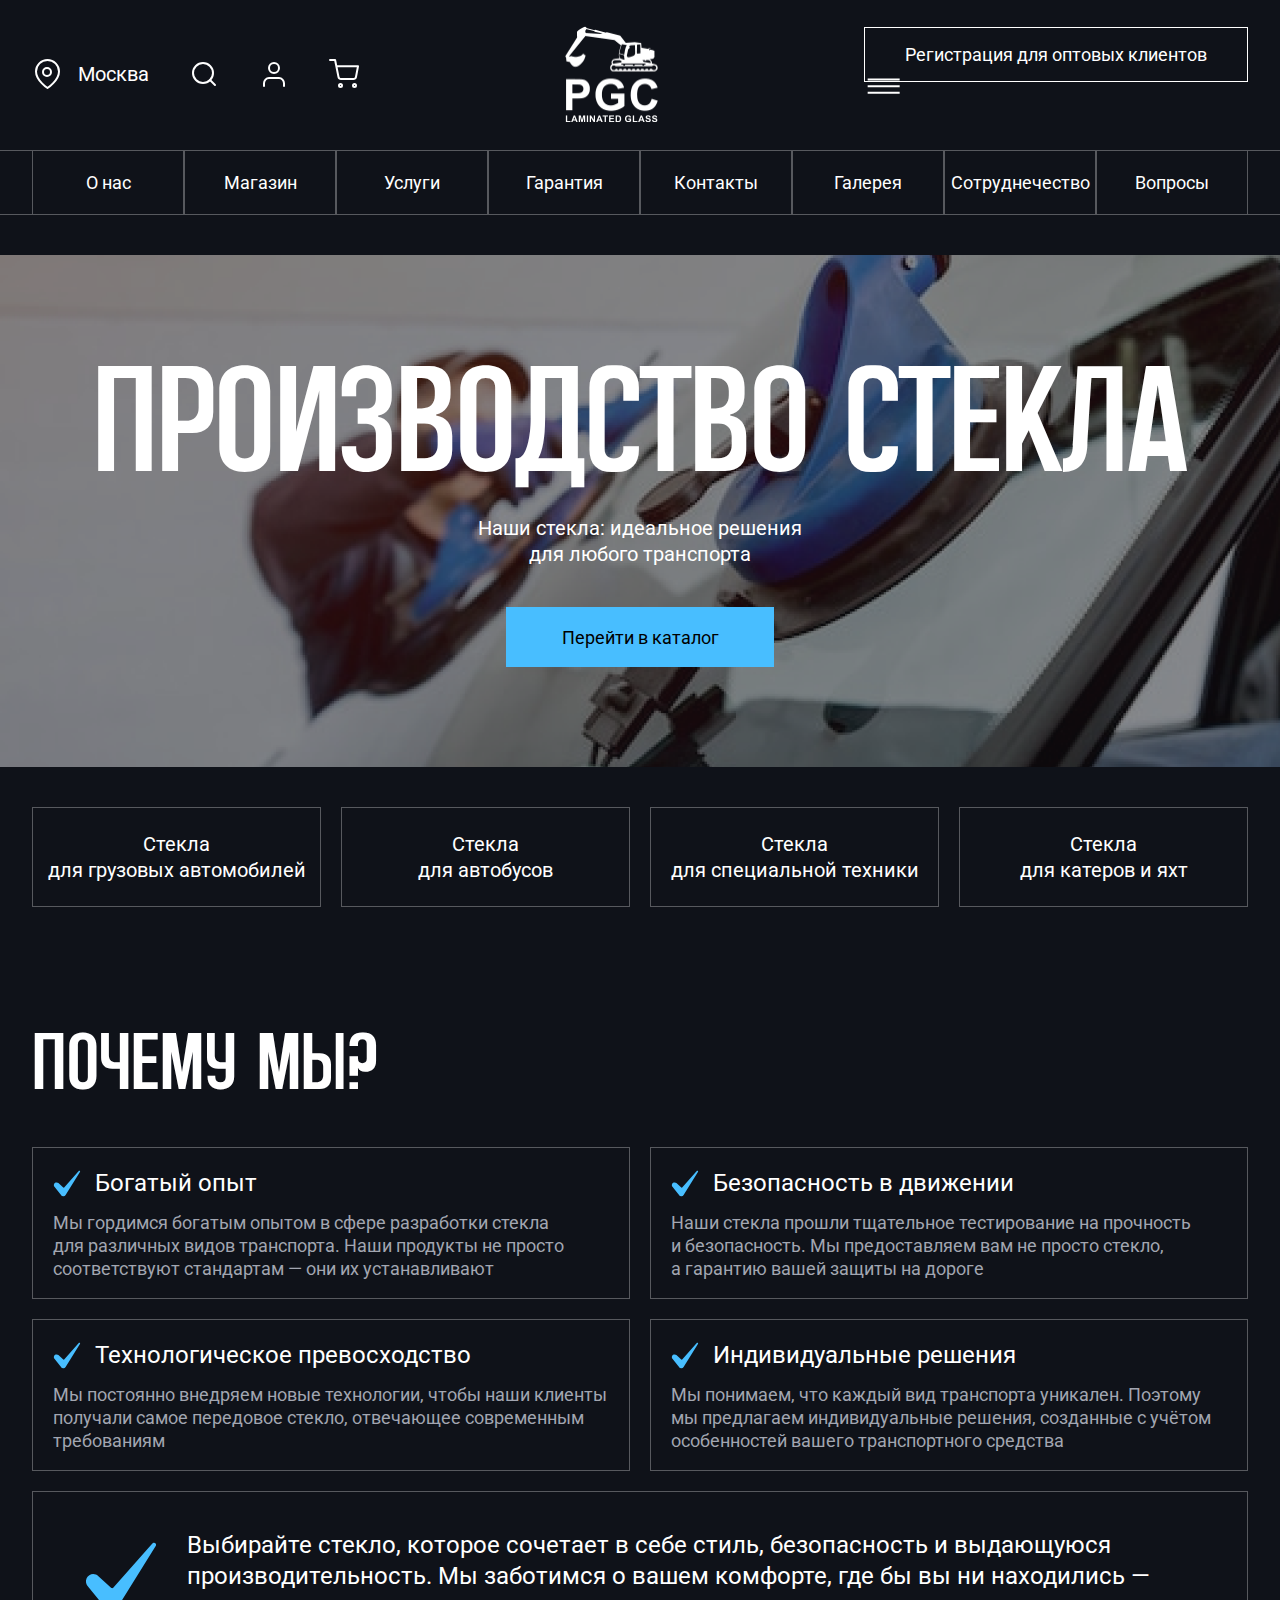
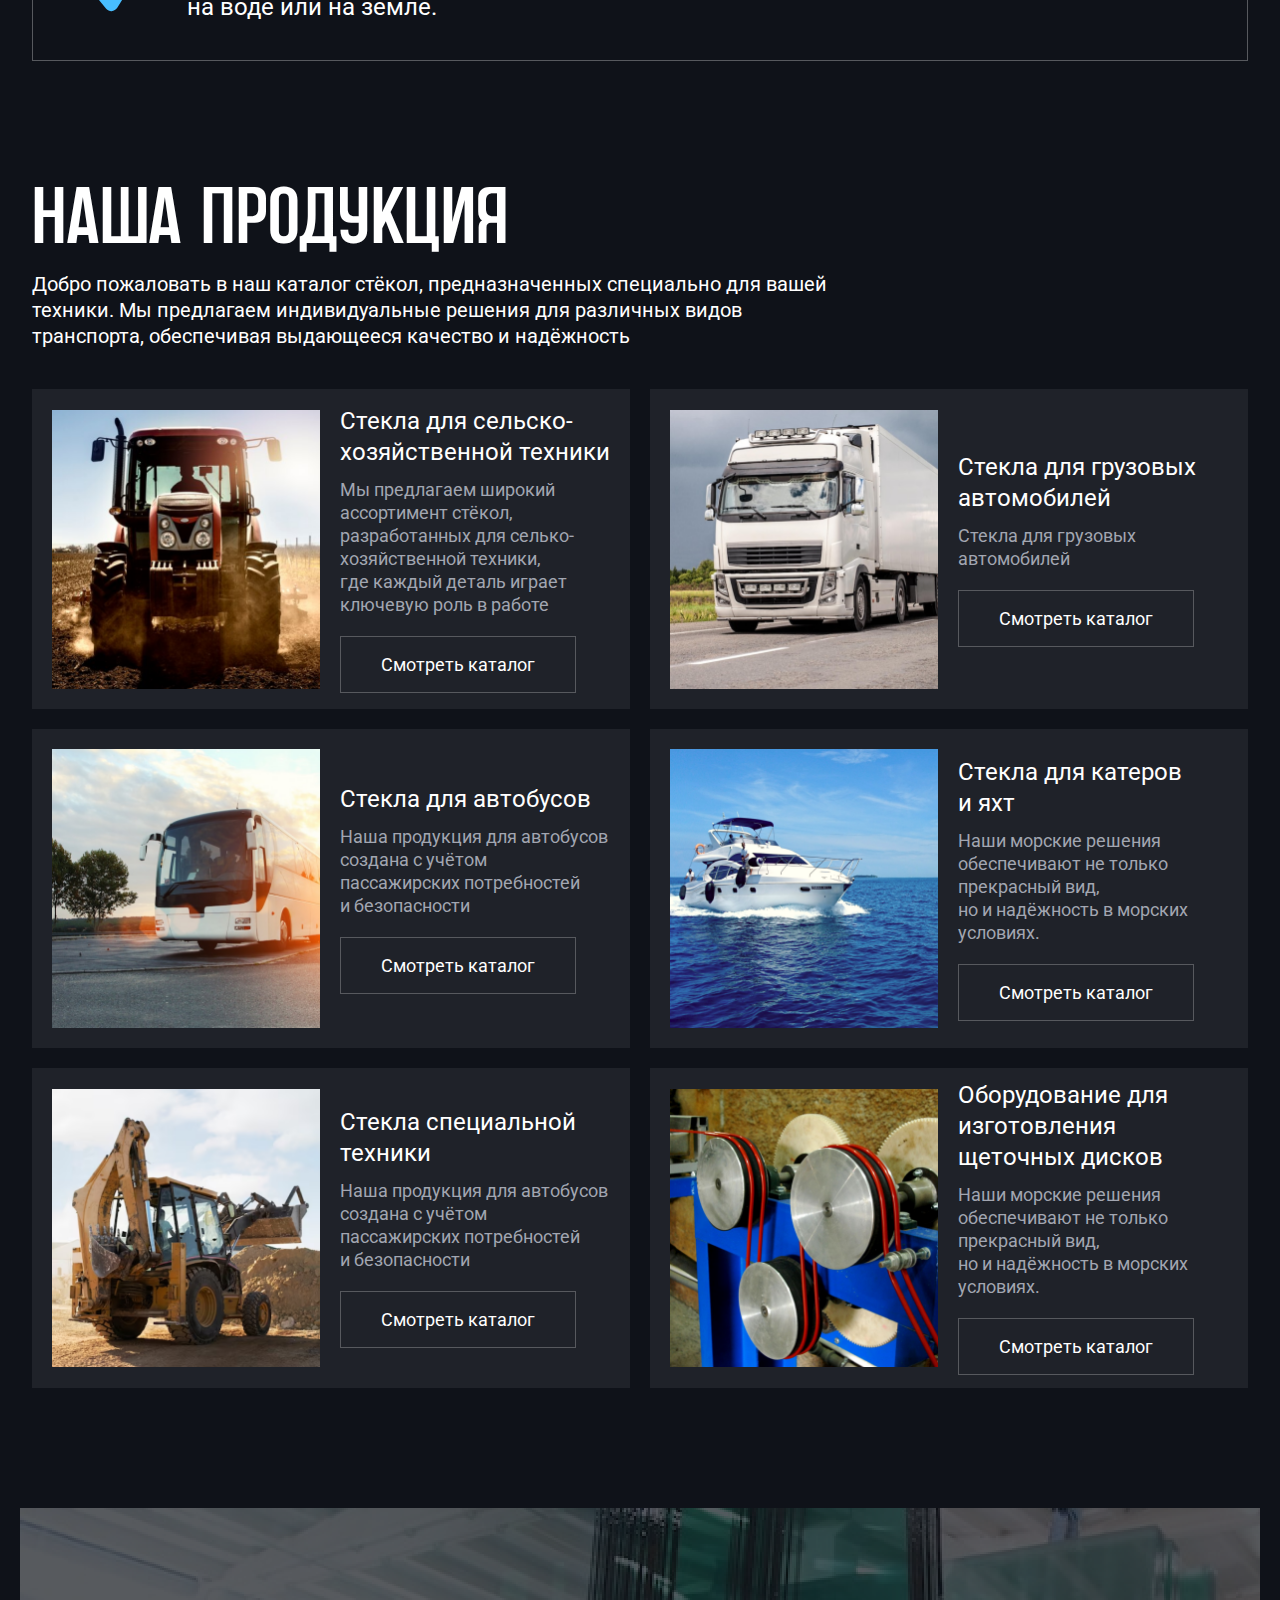
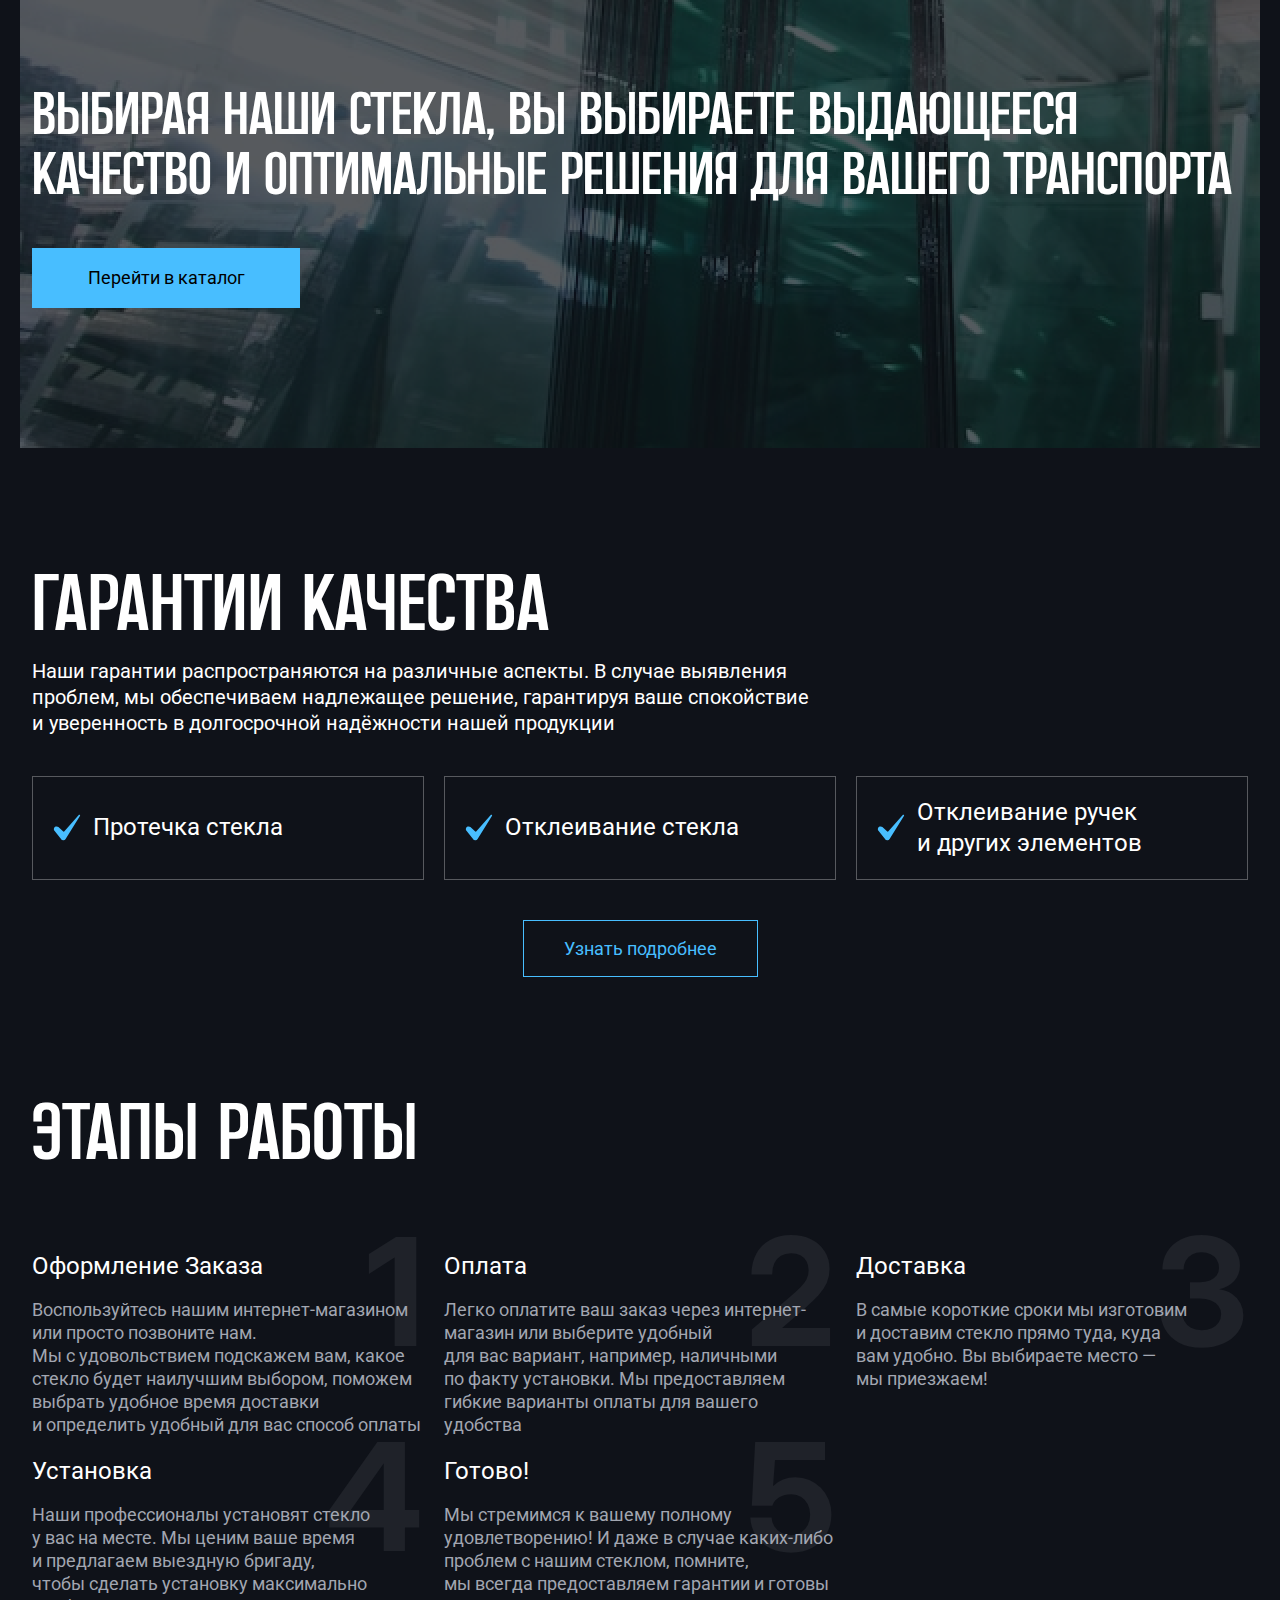
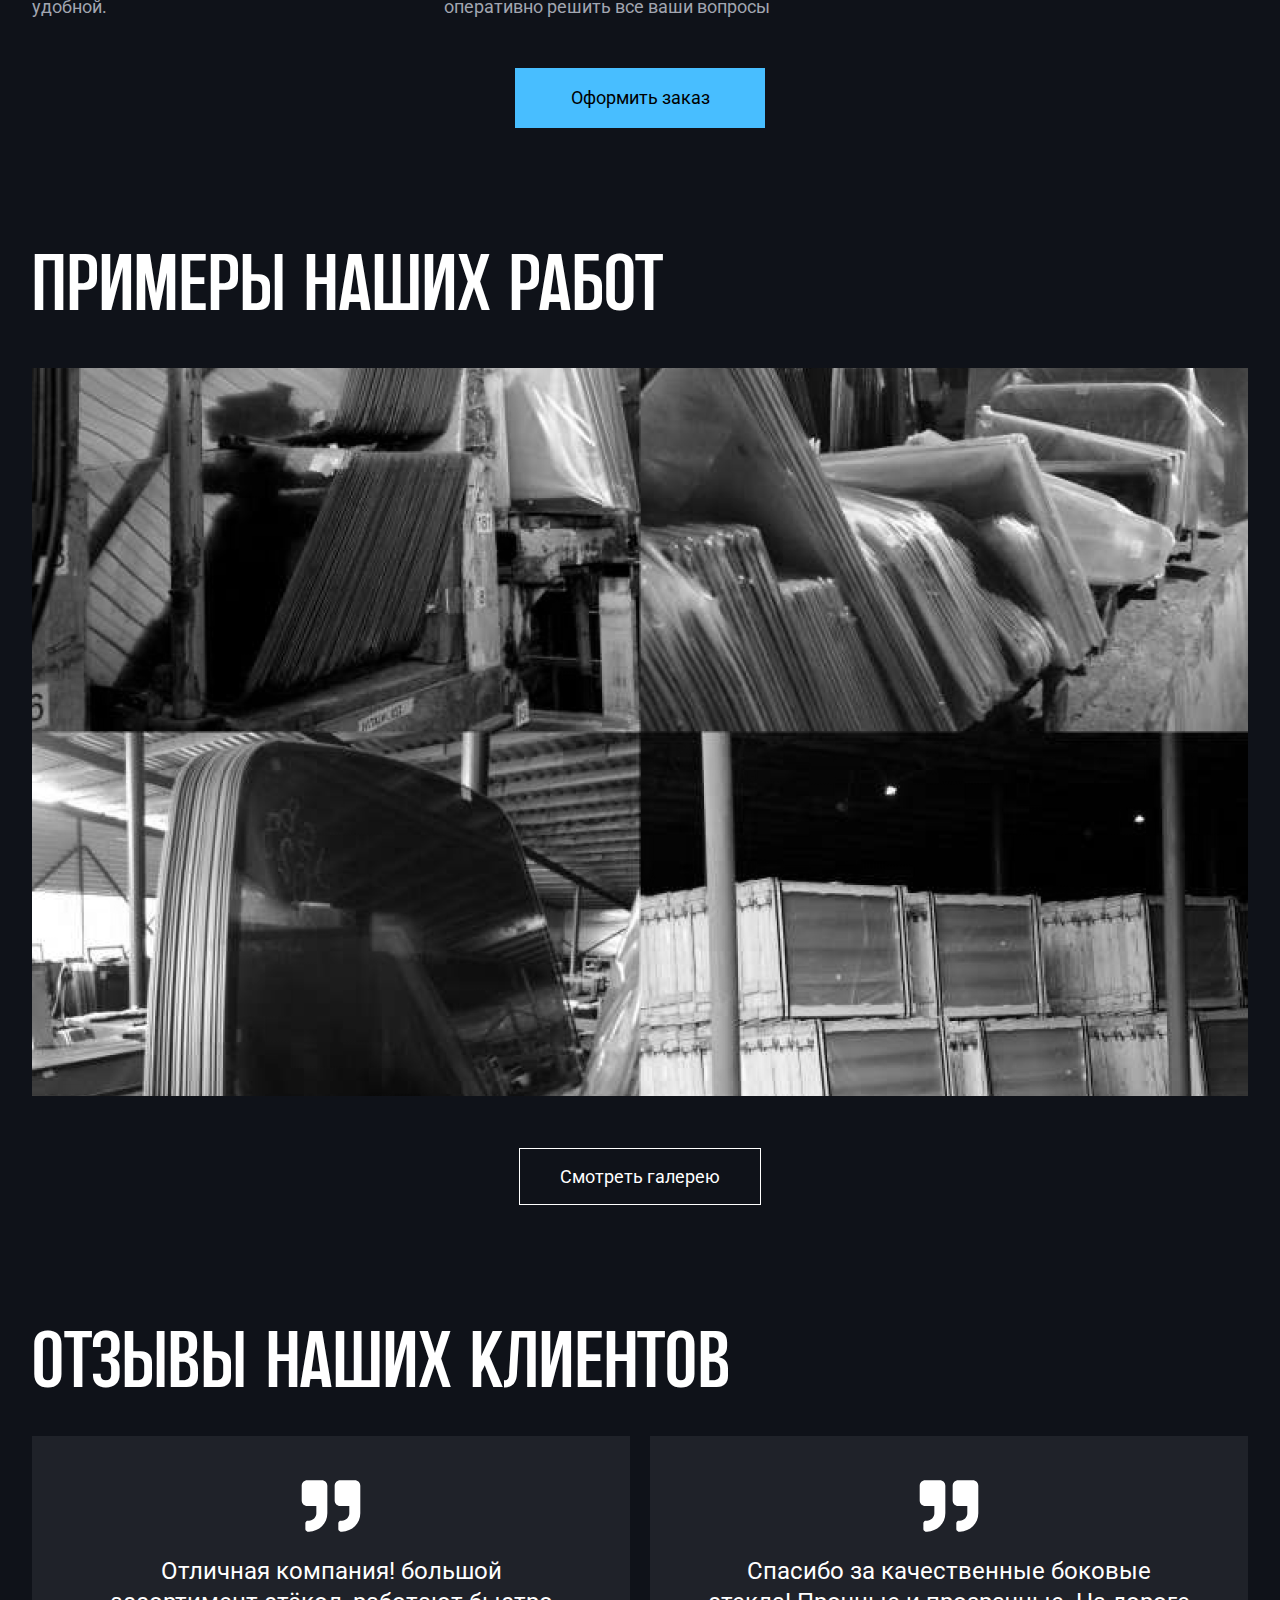
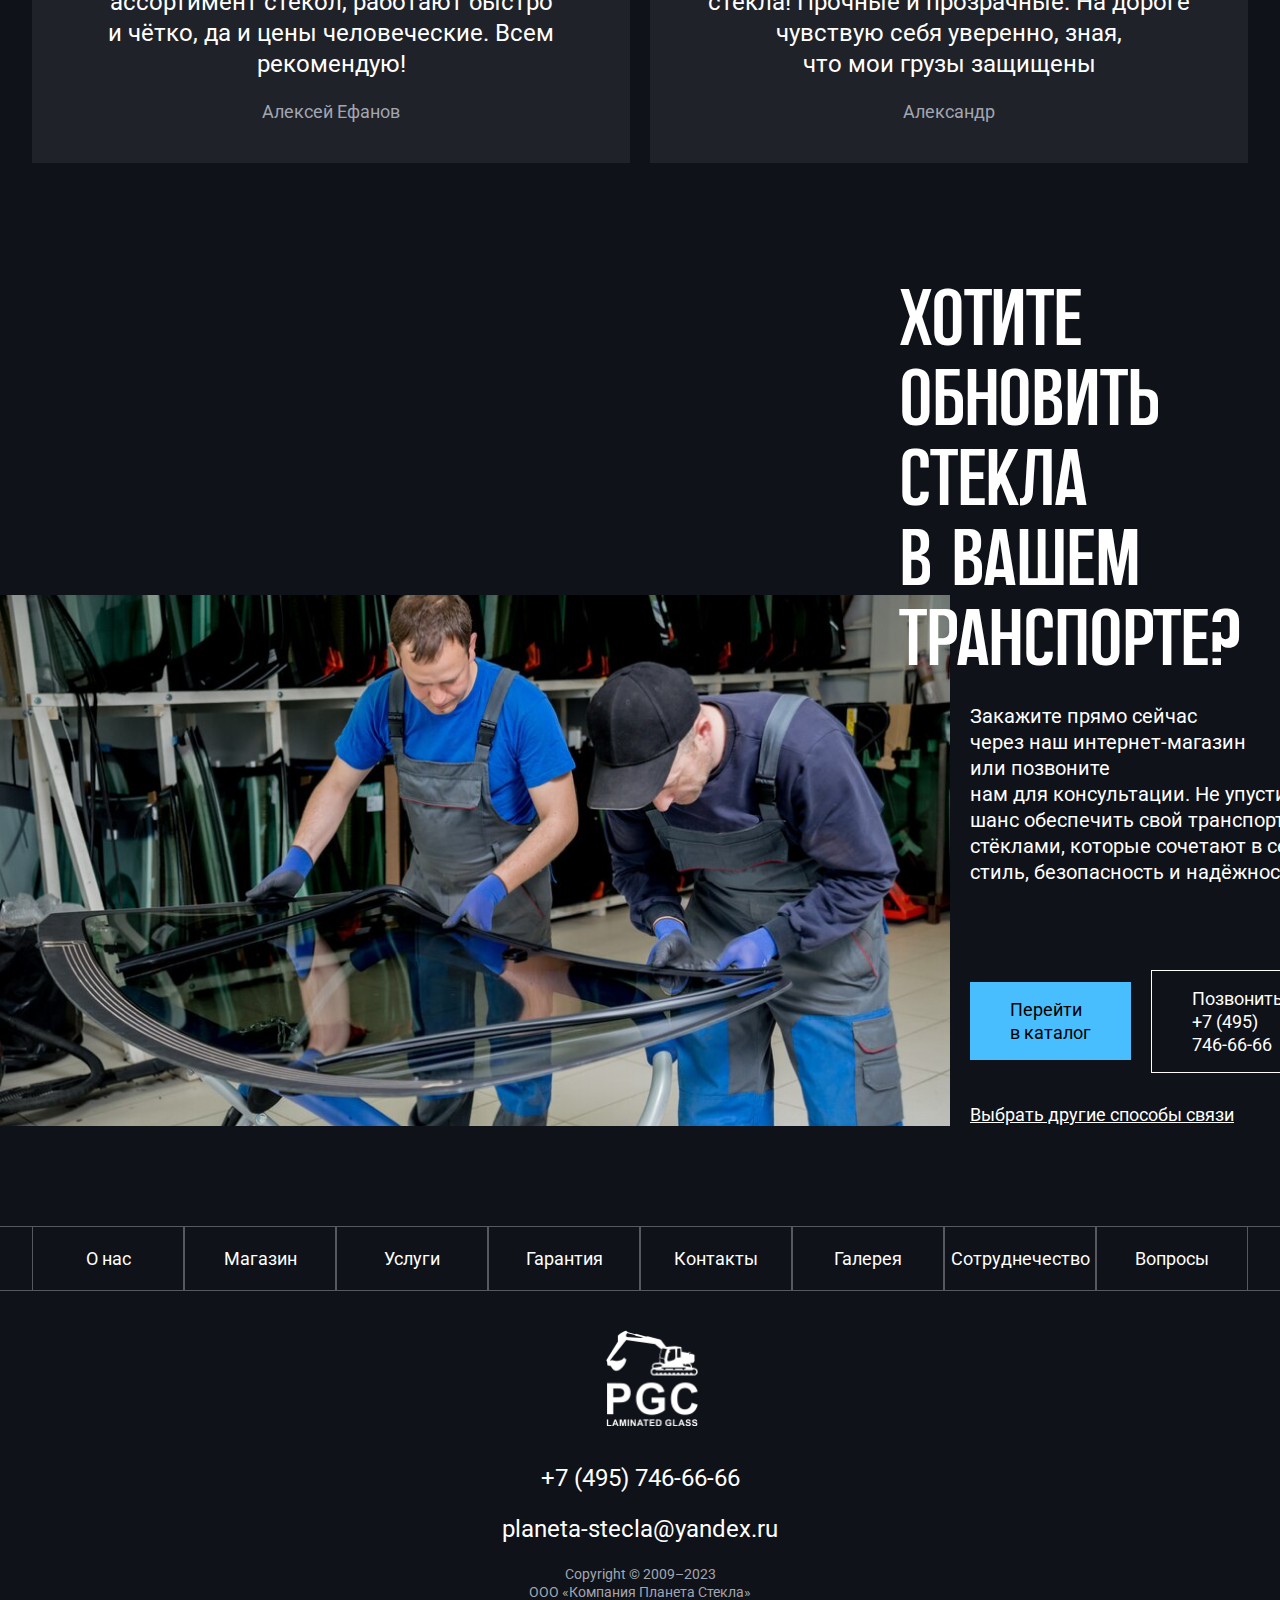
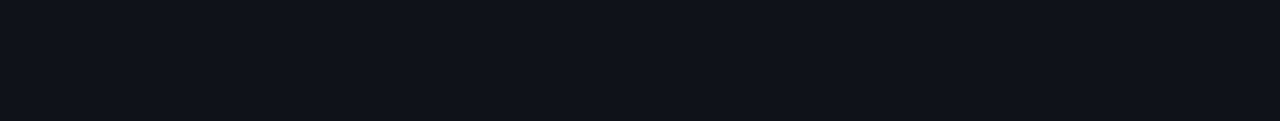
<file: index.html>
<html lang="en">
  <head>
    <meta charset="UTF-8" />
    <meta name="viewport" content="width=device-width, initial-scale=1.0" />
    <link rel="stylesheet" href="main.css" />
    <title>Main Page</title>
  </head>
  <body>
    <header>
    <div class="wrap-content wrap-section">
      <div class="left-content">
        <div class="wrap1 flex-alg-cntr">
          <svg
            width="30"
            height="30"
            viewBox="0 0 30 30"
            fill="none"
            xmlns="http://www.w3.org/2000/svg"
          >
            <path
              d="M27 12.4545C27 21.3636 15.5 29 15.5 29C15.5 29 4 21.3636 4 12.4545C4 9.41661 5.2116 6.5031 7.36827 4.35496C9.52494 2.20681 12.45 1 15.5 1C18.55 1 21.4751 2.20681 23.6317 4.35496C25.7884 6.5031 27 9.41661 27 12.4545Z"
              stroke="white"
              stroke-width="2"
              stroke-linecap="round"
              stroke-linejoin="round"
            />
            <path
              d="M15 17C17.2091 17 19 15.2091 19 13C19 10.7909 17.2091 9 15 9C12.7909 9 11 10.7909 11 13C11 15.2091 12.7909 17 15 17Z"
              stroke="white"
              stroke-width="2"
              stroke-linecap="round"
              stroke-linejoin="round"
            />
          </svg>
    
          <p class="p1">Москва</p>
        </div>
        <div class="wrap2 flex-alg-cntr">
            <svg width="30" height="30" viewBox="0 0 30 30" fill="none" xmlns="http://www.w3.org/2000/svg">
                <path d="M14 24C19.5228 24 24 19.5228 24 14C24 8.47715 19.5228 4 14 4C8.47715 4 4 8.47715 4 14C4 19.5228 8.47715 24 14 24Z" stroke="white" stroke-width="2" stroke-linecap="round" stroke-linejoin="round"/>
                <path d="M26 26L21 21" stroke="white" stroke-width="2" stroke-linecap="round" stroke-linejoin="round"/>
                </svg>
            
                <svg width="30" height="30" viewBox="0 0 30 30" fill="none" xmlns="http://www.w3.org/2000/svg">
                <path d="M25 27V24.3333C25 22.9188 24.4732 21.5623 23.5355 20.5621C22.5979 19.5619 21.3261 19 20 19H10C8.67392 19 7.40215 19.5619 6.46447 20.5621C5.52678 21.5623 5 22.9188 5 24.3333V27" stroke="white" stroke-width="2" stroke-linecap="round" stroke-linejoin="round"/>
                <path d="M15 14C17.7614 14 20 11.7614 20 9C20 6.23858 17.7614 4 15 4C12.2386 4 10 6.23858 10 9C10 11.7614 12.2386 14 15 14Z" stroke="white" stroke-width="2" stroke-linecap="round" stroke-linejoin="round"/>
                </svg>
            
                
                <svg width="30" height="30" viewBox="0 0 30 30" fill="none" xmlns="http://www.w3.org/2000/svg">
                <path d="M11.5 28C12.3284 28 13 27.3284 13 26.5C13 25.6716 12.3284 25 11.5 25C10.6716 25 10 25.6716 10 26.5C10 27.3284 10.6716 28 11.5 28Z" stroke="white" stroke-width="2" stroke-linecap="round" stroke-linejoin="round"/>
                <path d="M25.5 28C26.3284 28 27 27.3284 27 26.5C27 25.6716 26.3284 25 25.5 25C24.6716 25 24 25.6716 24 26.5C24 27.3284 24.6716 28 25.5 28Z" stroke="white" stroke-width="2" stroke-linecap="round" stroke-linejoin="round"/>
                <path d="M1 1H6.09091L9.50182 17.9603C9.6182 18.5434 9.93697 19.0672 10.4023 19.4401C10.8677 19.8129 11.45 20.0109 12.0473 19.9995H24.4182C25.0155 20.0109 25.5978 19.8129 26.0631 19.4401C26.5285 19.0672 26.8473 18.5434 26.9636 17.9603L29 7.33318H7.36364" stroke="white" stroke-width="2" stroke-linecap="round" stroke-linejoin="round"/>
                </svg>
        </div>
      </div>
      <img class="logo" src="/img/logo.png" alt="" />
      <div class="right-content">
        <a class="button" href=""> Регистрация для оптовых клиентов </a>
        <div class="burger">  
            <svg width="40" height="40" viewBox="0 0 40 40" fill="none" xmlns="http://www.w3.org/2000/svg">
                <path d="M34.6621 20.1464H4.66211" stroke="white" stroke-width="2" stroke-linecap="square" stroke-linejoin="round"/>
                <path d="M34.6621 13.4797H4.66211" stroke="white" stroke-width="2" stroke-linecap="square" stroke-linejoin="round"/>
                <path d="M34.6621 26.813H4.66211" stroke="white" stroke-width="2" stroke-linecap="square" stroke-linejoin="round"/>
            </svg>
        </div>
      </div>
    </div>
    <div class="row-nav">
         <div class="wrap-content wrap-section">
            <div class="link-wrap">
                <a href="#">О нас</a>
            </div>
            <div class="link-wrap">
                <a href="#">Магазин</a>
            </div>
            <div class="link-wrap">
                <a href="#">Услуги</a>
            </div>
            <div class="link-wrap">
                <a href="#">Гарантия</a>
            </div>
            <div class="link-wrap">
                <a href="#">Контакты</a>
            </div>
            <div class="link-wrap">
                <a href="#">Галерея</a>
            </div>
            <div class="link-wrap">
                <a href="#">Сотруднечество</a>
            </div>
            <div class="link-wrap">
                <a href="#">Вопросы</a>
            </div>
         </div>
    </div>
    </header>

    <section class="main-section">

        <h1 class="title">Производство стекла</h1>
        <p class="txt1">Наши стекла: идеальное решения <br> для любого транспорта</p>
        <a href="#" class="button">
           Перейти в каталог
        </a>

    </section>

    <div class="page">

    <div class="row-nav-type-glass wrap-section">

        <div class="container-link"><a href="">Стекла <br> для грузовых автомобилей</a></div>
        <div class="container-link"><a href="">Стекла <br> для автобусов</a></div>
        <div class="container-link"><a href="">Стекла <br> для специальной техники</a></div>
        <div class="container-link"><a href="">Стекла <br> для катеров и яхт</a></div>

    </div>

    <section class="section-why-us wrap-section">

        <h2 class="title-section">Почему мы?</h2>

        <div class="container-grid">

            <div class="container">
                <p class="title-container">           
                  <svg width="28" height="27" viewBox="0 0 28 27" fill="none" xmlns="http://www.w3.org/2000/svg">
                    <path d="M3.58203 12.3897C3.06427 12.3911 2.5575 12.5392 2.12035 12.8166C1.6832 13.0941 1.33354 13.4896 1.11181 13.9575C0.890087 14.4254 0.805361 14.9465 0.867437 15.4605C0.929512 15.9745 1.13585 16.4605 1.46259 16.8621L8.42778 25.3945C8.67612 25.7028 8.99446 25.9475 9.35635 26.1081C9.71823 26.2688 10.1132 26.3407 10.5085 26.3181C11.3539 26.2726 12.1172 25.8204 12.6038 25.0768L27.0723 1.77534C27.0747 1.77145 27.0772 1.7676 27.0797 1.76381C27.2155 1.55536 27.1714 1.14229 26.8912 0.882787C26.8142 0.811525 26.7235 0.756776 26.6246 0.721912C26.5256 0.687048 26.4206 0.672806 26.316 0.680065C26.2113 0.687323 26.1093 0.715928 26.0161 0.764118C25.9229 0.812307 25.8406 0.879061 25.7742 0.960268C25.769 0.966653 25.7636 0.972941 25.7581 0.979133L11.1665 17.4655C11.111 17.5283 11.0435 17.5793 10.9681 17.6158C10.8927 17.6522 10.8108 17.6733 10.7271 17.6779C10.6434 17.6824 10.5597 17.6703 10.4808 17.6421C10.4019 17.614 10.3293 17.5705 10.2674 17.5142L5.42466 13.1073C4.92171 12.6462 4.26433 12.3902 3.58203 12.3897Z" fill="#48BEFF"/>
                  </svg>    
                    Богатый опыт
                </p>
                <p class="txt-info">
                    Мы гордимся богатым опытом в сфере разработки стекла для различных видов транспорта. Наши продукты не просто соответствуют стандартам — они их устанавливают
                </p>
            </div>
            <div class="container">
                <p class="title-container">
                    <svg width="28" height="27" viewBox="0 0 28 27" fill="none" xmlns="http://www.w3.org/2000/svg">
                        <path d="M3.58203 12.3897C3.06427 12.3911 2.5575 12.5392 2.12035 12.8166C1.6832 13.0941 1.33354 13.4896 1.11181 13.9575C0.890087 14.4254 0.805361 14.9465 0.867437 15.4605C0.929512 15.9745 1.13585 16.4605 1.46259 16.8621L8.42778 25.3945C8.67612 25.7028 8.99446 25.9475 9.35635 26.1081C9.71823 26.2688 10.1132 26.3407 10.5085 26.3181C11.3539 26.2726 12.1172 25.8204 12.6038 25.0768L27.0723 1.77534C27.0747 1.77145 27.0772 1.7676 27.0797 1.76381C27.2155 1.55536 27.1714 1.14229 26.8912 0.882787C26.8142 0.811525 26.7235 0.756776 26.6246 0.721912C26.5256 0.687048 26.4206 0.672806 26.316 0.680065C26.2113 0.687323 26.1093 0.715928 26.0161 0.764118C25.9229 0.812307 25.8406 0.879061 25.7742 0.960268C25.769 0.966653 25.7636 0.972941 25.7581 0.979133L11.1665 17.4655C11.111 17.5283 11.0435 17.5793 10.9681 17.6158C10.8927 17.6522 10.8108 17.6733 10.7271 17.6779C10.6434 17.6824 10.5597 17.6703 10.4808 17.6421C10.4019 17.614 10.3293 17.5705 10.2674 17.5142L5.42466 13.1073C4.92171 12.6462 4.26433 12.3902 3.58203 12.3897Z" fill="#48BEFF"/>
                    </svg>  
                    Безопасность в движении
                </p>
                <p class="txt-info">
                    Наши стекла прошли тщательное тестирование на прочность и безопасность. Мы предоставляем вам не просто стекло, а гарантию вашей защиты на дороге
                </p>
            </div>
            <div class="container">
                <p class="title-container">
                    <svg width="28" height="27" viewBox="0 0 28 27" fill="none" xmlns="http://www.w3.org/2000/svg">
                        <path d="M3.58203 12.3897C3.06427 12.3911 2.5575 12.5392 2.12035 12.8166C1.6832 13.0941 1.33354 13.4896 1.11181 13.9575C0.890087 14.4254 0.805361 14.9465 0.867437 15.4605C0.929512 15.9745 1.13585 16.4605 1.46259 16.8621L8.42778 25.3945C8.67612 25.7028 8.99446 25.9475 9.35635 26.1081C9.71823 26.2688 10.1132 26.3407 10.5085 26.3181C11.3539 26.2726 12.1172 25.8204 12.6038 25.0768L27.0723 1.77534C27.0747 1.77145 27.0772 1.7676 27.0797 1.76381C27.2155 1.55536 27.1714 1.14229 26.8912 0.882787C26.8142 0.811525 26.7235 0.756776 26.6246 0.721912C26.5256 0.687048 26.4206 0.672806 26.316 0.680065C26.2113 0.687323 26.1093 0.715928 26.0161 0.764118C25.9229 0.812307 25.8406 0.879061 25.7742 0.960268C25.769 0.966653 25.7636 0.972941 25.7581 0.979133L11.1665 17.4655C11.111 17.5283 11.0435 17.5793 10.9681 17.6158C10.8927 17.6522 10.8108 17.6733 10.7271 17.6779C10.6434 17.6824 10.5597 17.6703 10.4808 17.6421C10.4019 17.614 10.3293 17.5705 10.2674 17.5142L5.42466 13.1073C4.92171 12.6462 4.26433 12.3902 3.58203 12.3897Z" fill="#48BEFF"/>
                    </svg>  
                    Технологическое превосходство
                </p>
                <p class="txt-info">
                    Мы постоянно внедряем новые технологии, чтобы наши клиенты получали самое передовое стекло, отвечающее современным требованиям
                </p>
            </div>
            <div class="container">
                <p class="title-container">
                    <svg width="28" height="27" viewBox="0 0 28 27" fill="none" xmlns="http://www.w3.org/2000/svg">
                        <path d="M3.58203 12.3897C3.06427 12.3911 2.5575 12.5392 2.12035 12.8166C1.6832 13.0941 1.33354 13.4896 1.11181 13.9575C0.890087 14.4254 0.805361 14.9465 0.867437 15.4605C0.929512 15.9745 1.13585 16.4605 1.46259 16.8621L8.42778 25.3945C8.67612 25.7028 8.99446 25.9475 9.35635 26.1081C9.71823 26.2688 10.1132 26.3407 10.5085 26.3181C11.3539 26.2726 12.1172 25.8204 12.6038 25.0768L27.0723 1.77534C27.0747 1.77145 27.0772 1.7676 27.0797 1.76381C27.2155 1.55536 27.1714 1.14229 26.8912 0.882787C26.8142 0.811525 26.7235 0.756776 26.6246 0.721912C26.5256 0.687048 26.4206 0.672806 26.316 0.680065C26.2113 0.687323 26.1093 0.715928 26.0161 0.764118C25.9229 0.812307 25.8406 0.879061 25.7742 0.960268C25.769 0.966653 25.7636 0.972941 25.7581 0.979133L11.1665 17.4655C11.111 17.5283 11.0435 17.5793 10.9681 17.6158C10.8927 17.6522 10.8108 17.6733 10.7271 17.6779C10.6434 17.6824 10.5597 17.6703 10.4808 17.6421C10.4019 17.614 10.3293 17.5705 10.2674 17.5142L5.42466 13.1073C4.92171 12.6462 4.26433 12.3902 3.58203 12.3897Z" fill="#48BEFF"/>
                    </svg>  
                    Индивидуальные решения
                </p>
                <p class="txt-info">
                    Мы понимаем, что каждый вид транспорта уникален. Поэтому мы предлагаем индивидуальные решения, созданные с учётом особенностей вашего транспортного средства
                </p>
            </div>

        </div>

        <div class="container-bottom">
            <div class="wrap-txt-info flex-alg-cntr">
                <svg width="72" height="70" viewBox="0 0 72 70" fill="none" xmlns="http://www.w3.org/2000/svg">
                    <path d="M8.21939 32.0392C6.8387 32.043 5.48732 32.4377 4.32159 33.1776C3.15586 33.9175 2.22342 34.9723 1.63215 36.2199C1.04088 37.4676 0.814947 38.8572 0.980482 40.228C1.14602 41.5987 1.69626 42.8946 2.56755 43.9656L21.1414 66.7186C21.8036 67.5409 22.6525 68.1933 23.6176 68.6217C24.5826 69.05 25.6359 69.2419 26.69 69.1815C28.9445 69.0604 30.9799 67.8544 32.2775 65.8715L70.8602 3.73425C70.8665 3.72387 70.8731 3.71361 70.8799 3.70348C71.2419 3.14764 71.1245 2.0461 70.3772 1.3541C70.172 1.16407 69.93 1.01807 69.6661 0.925099C69.4023 0.832127 69.1223 0.79415 68.8432 0.813506C68.5641 0.832862 68.292 0.909142 68.0435 1.03765C67.7951 1.16615 67.5755 1.34416 67.3985 1.56071C67.3846 1.57774 67.3704 1.59451 67.3557 1.61102L28.4446 45.5747C28.2966 45.742 28.1167 45.8782 27.9156 45.9754C27.7144 46.0726 27.496 46.1289 27.2729 46.141C27.0498 46.1531 26.8266 46.1207 26.6161 46.0457C26.4056 45.9708 26.2122 45.8548 26.0469 45.7044L13.1331 33.9527C11.7919 32.7232 10.0389 32.0406 8.21939 32.0392Z" fill="#48BEFF"/>
                </svg>                    
                <p class="txt-info">
                    Выбирайте стекло, которое сочетает в себе стиль, безопасность и выдающуюся производительность. Мы заботимся о вашем комфорте, где бы вы ни находились — на воде или на земле.
                </p>
            </div>
        </div>

    </section>

    <section class="section-our-products wrap-section">
        <h2 class="title-section">Наша продукция</h2>
        <p class="txt-info">
            Добро пожаловать в наш каталог стёкол, предназначенных специально для вашей техники. Мы предлагаем индивидуальные решения для различных видов транспорта, обеспечивая выдающееся качество и надёжность
        </p>
        <div class="grid">
            <div class="container">
                <img src="img/tractor.png" alt="">
                <div class="right-content">
                    <p class="title-container">Стекла для сельско-хозяйственной техники</p>
                    <p class="txt-info">
                        Мы предлагаем широкий ассортимент стёкол, разработанных для селько-хозяйственной техники, где каждый деталь играет ключевую роль в работе
                    </p>
                    <p class="button">Смотреть каталог</p>
                </div>
            </div>
            <div class="container">
                <img src="img/truck.png" alt="">
                <div class="right-content">
                    <p class="title-container">Стекла для грузовых автомобилей</p>
                    <p class="txt-info">Стекла для грузовых автомобилей</p>
                    <p class="button">Смотреть каталог</p>
                </div>
            </div>
            <div class="container">
                <img src="img/bus.png" alt="">
                <div class="right-content">
                    <p class="title-container">Стекла для автобусов</p>
                    <p class="txt-info">Наша продукция для автобусов создана с учётом пассажирских потребностей и безопасности</p>
                    <p class="button">Смотреть каталог</p>
                </div>
            </div>
            <div class="container">
                <img src="img/ship.png" alt="">
                <div class="right-content">
                    <p class="title-container">Стекла для катеров и яхт</p>
                    <p class="txt-info">Наши морские решения обеспечивают не только прекрасный вид, но и надёжность в морских условиях.</p>
                    <p class="button">Смотреть каталог</p>
                </div>
            </div>
            <div class="container">
                <img src="img/truck-2.png" alt="">
                <div class="right-content">
                    <p class="title-container">Стекла специальной техники</p>
                    <p class="txt-info">Наша продукция для автобусов создана с учётом пассажирских потребностей и безопасности</p>
                    <p class="button">Смотреть каталог</p>
                </div>
            </div>
            <div class="container">
                <img src="img/equipment.png" alt="">
                <div class="right-content">
                    <p class="title-container">Оборудование для изготовления щеточных дисков</p>
                    <p class="txt-info">Наши морские решения обеспечивают не только прекрасный вид, но и надёжность в морских условиях.</p>
                    <p class="button">Смотреть каталог</p>
                </div>
            </div>
        </div>
    </section>

    <div class="container-banner">
        <div class="content wrap-section">
        <p class="title-container">Выбирая наши стекла, вы выбираете выдающееся качество и оптимальные решения для вашего транспорта</p>
        <a href="" class="blue-button">Перейти в каталог</a>
        </div>
    </div>

    <section class="section-quality-assurance wrap-section">

        <h2 class="title-section">Гарантии качества</h2>
        <p class="txt-info">
            Наши гарантии распространяются на различные аспекты. В случае выявления проблем, мы обеспечиваем надлежащее решение, гарантируя ваше спокойствие и уверенность в долгосрочной надёжности нашей продукции
        </p>

        <div class="row flex-alg-cntr">

            <p class="punct flex-alg-cntr">
                <svg width="28" height="27" viewBox="0 0 28 27" fill="none" xmlns="http://www.w3.org/2000/svg">
                    <path d="M3.58203 12.3897C3.06427 12.3911 2.5575 12.5392 2.12035 12.8166C1.6832 13.0941 1.33354 13.4896 1.11181 13.9575C0.890087 14.4254 0.805361 14.9465 0.867437 15.4605C0.929512 15.9745 1.13585 16.4605 1.46259 16.8621L8.42778 25.3945C8.67612 25.7028 8.99446 25.9475 9.35635 26.1081C9.71823 26.2688 10.1132 26.3407 10.5085 26.3181C11.3539 26.2726 12.1172 25.8204 12.6038 25.0768L27.0723 1.77534C27.0747 1.77145 27.0772 1.7676 27.0797 1.76381C27.2155 1.55536 27.1714 1.14229 26.8912 0.882787C26.8142 0.811525 26.7235 0.756776 26.6246 0.721912C26.5256 0.687048 26.4206 0.672806 26.316 0.680065C26.2113 0.687323 26.1093 0.715928 26.0161 0.764118C25.9229 0.812307 25.8406 0.879061 25.7742 0.960268C25.769 0.966653 25.7636 0.972941 25.7581 0.979133L11.1665 17.4655C11.111 17.5283 11.0435 17.5793 10.9681 17.6158C10.8927 17.6522 10.8108 17.6733 10.7271 17.6779C10.6434 17.6824 10.5597 17.6703 10.4808 17.6421C10.4019 17.614 10.3293 17.5705 10.2674 17.5142L5.42466 13.1073C4.92171 12.6462 4.26433 12.3902 3.58203 12.3897Z" fill="#48BEFF"></path>
                </svg>
                Протечка стекла
            </p>
            <p class="punct flex-alg-cntr">
                <svg width="28" height="27" viewBox="0 0 28 27" fill="none" xmlns="http://www.w3.org/2000/svg">
                    <path d="M3.58203 12.3897C3.06427 12.3911 2.5575 12.5392 2.12035 12.8166C1.6832 13.0941 1.33354 13.4896 1.11181 13.9575C0.890087 14.4254 0.805361 14.9465 0.867437 15.4605C0.929512 15.9745 1.13585 16.4605 1.46259 16.8621L8.42778 25.3945C8.67612 25.7028 8.99446 25.9475 9.35635 26.1081C9.71823 26.2688 10.1132 26.3407 10.5085 26.3181C11.3539 26.2726 12.1172 25.8204 12.6038 25.0768L27.0723 1.77534C27.0747 1.77145 27.0772 1.7676 27.0797 1.76381C27.2155 1.55536 27.1714 1.14229 26.8912 0.882787C26.8142 0.811525 26.7235 0.756776 26.6246 0.721912C26.5256 0.687048 26.4206 0.672806 26.316 0.680065C26.2113 0.687323 26.1093 0.715928 26.0161 0.764118C25.9229 0.812307 25.8406 0.879061 25.7742 0.960268C25.769 0.966653 25.7636 0.972941 25.7581 0.979133L11.1665 17.4655C11.111 17.5283 11.0435 17.5793 10.9681 17.6158C10.8927 17.6522 10.8108 17.6733 10.7271 17.6779C10.6434 17.6824 10.5597 17.6703 10.4808 17.6421C10.4019 17.614 10.3293 17.5705 10.2674 17.5142L5.42466 13.1073C4.92171 12.6462 4.26433 12.3902 3.58203 12.3897Z" fill="#48BEFF"></path>
                </svg>
                Отклеивание стекла
            </p>
            <p class="punct flex-alg-cntr">
                <svg width="28" height="27" viewBox="0 0 28 27" fill="none" xmlns="http://www.w3.org/2000/svg">
                    <path d="M3.58203 12.3897C3.06427 12.3911 2.5575 12.5392 2.12035 12.8166C1.6832 13.0941 1.33354 13.4896 1.11181 13.9575C0.890087 14.4254 0.805361 14.9465 0.867437 15.4605C0.929512 15.9745 1.13585 16.4605 1.46259 16.8621L8.42778 25.3945C8.67612 25.7028 8.99446 25.9475 9.35635 26.1081C9.71823 26.2688 10.1132 26.3407 10.5085 26.3181C11.3539 26.2726 12.1172 25.8204 12.6038 25.0768L27.0723 1.77534C27.0747 1.77145 27.0772 1.7676 27.0797 1.76381C27.2155 1.55536 27.1714 1.14229 26.8912 0.882787C26.8142 0.811525 26.7235 0.756776 26.6246 0.721912C26.5256 0.687048 26.4206 0.672806 26.316 0.680065C26.2113 0.687323 26.1093 0.715928 26.0161 0.764118C25.9229 0.812307 25.8406 0.879061 25.7742 0.960268C25.769 0.966653 25.7636 0.972941 25.7581 0.979133L11.1665 17.4655C11.111 17.5283 11.0435 17.5793 10.9681 17.6158C10.8927 17.6522 10.8108 17.6733 10.7271 17.6779C10.6434 17.6824 10.5597 17.6703 10.4808 17.6421C10.4019 17.614 10.3293 17.5705 10.2674 17.5142L5.42466 13.1073C4.92171 12.6462 4.26433 12.3902 3.58203 12.3897Z" fill="#48BEFF"></path>
                </svg>
                Отклеивание ручек и других элементов
            </p>

        </div>

        <p class="button">Узнать подробнее</p>

    </section>

    <section class="section-stages-of-work wrap-section">

        <h2 class="title-section">Этапы работы</h2>

        <div class="container-grid">
            <div class="container-punct">
                <p class="num-punct">1</p>
                <p class="title-punct">Оформление Заказа</p>
                <p class="desc-punct">Воспользуйтесь нашим интернет-магазином или просто позвоните нам. Мы с удовольствием подскажем вам, какое стекло будет наилучшим выбором, поможем выбрать удобное время доставки и определить удобный для вас способ оплаты</p>
            </div>
            <div class="container-punct">
                <p class="title-punct">Оплата</p>
                <p class="desc-punct">Легко оплатите ваш заказ через интернет-магазин или выберите удобный для вас вариант, например, наличными по факту установки. Мы предоставляем гибкие варианты оплаты для вашего удобства</p>
                <p class="num-punct">2</p>
            </div>
            <div class="container-punct">
                <p class="title-punct">Доставка</p>
                <p class="desc-punct">В самые короткие сроки мы изготовим и доставим стекло прямо туда, куда вам удобно. Вы выбираете место — мы приезжаем!</p>
                <p class="num-punct">3</p>
            </div>
            <div class="container-punct">
                <p class="title-punct">Установка</p>
                <p class="desc-punct">Наши профессионалы установят стекло у вас на месте. Мы ценим ваше время и предлагаем выездную бригаду, чтобы сделать установку максимально удобной.</p>
                <p class="num-punct">4</p>
            </div>
            <div class="container-punct">
                <p class="title-punct">Готово!</p>
                <p class="desc-punct">Мы стремимся к вашему полному удовлетворению! И даже в случае каких‑либо проблем с нашим стеклом, помните, мы всегда предоставляем гарантии и готовы оперативно решить все ваши вопросы</p>
                <p class="num-punct">5</p>
            </div>
        </div>

        <p class="blue-button">
            Оформить заказ
        </p>

    </section>

    <section class="section-examples-our-work wrap-section">
        <h2 class="title-section">Примеры наших работ</h2>
        <div class="wrap-container">
        <div class="container">
            <img src="img/Rectangle.png" alt="">
            <img src="img/Rectangle-2.png" alt="">
        </div>
        </div>
        <p class="button">Смотреть галерею</p>
    </section>

    <section class="section-reviews wrap-section">

        <h2 class="title-section">Отзывы наших клиентов</h2>

        <div class="flex-alg-cntr">

            <div class="container-review">
                <img src="img/quotation-marks.svg" alt="">
                <p class="desc-review">
                    Отличная компания! большой ассортимент стёкол, работают быстро и чётко, да и цены человеческие. Всем рекомендую!
                </p>
                <p class="author-review">Алексей Ефанов</p>
            </div>
            <div class="container-review">
                <img src="img/quotation-marks.svg" alt="">
                <p class="desc-review">
                    Спасибо за качественные боковые стекла! Прочные и прозрачные. На дороге чувствую себя уверенно, зная, что мои грузы защищены
                </p>
                <p class="author-review">Александр</p>
            </div>

        </div>

    </section>

</div>

    <section class="last-section">

        <img src="img/last-section-img.png" alt="">

        <div class="right-content">
            <h2 class="title-section">Хотите обновить стекла в вашем транспорте?</h2>
            <p class="desc">
                Закажите прямо сейчас через наш интернет-магазин или позвоните нам для консультации. Не упустите шанс обеспечить свой транспорт стёклами, которые сочетают в себе стиль, безопасность и надёжность!
            </p>
            <div class="flex-alg-cntr">
                <p class="button1">Перейти в каталог</p>
                <p class="button2">Позвонить: +7 (495) 746-66-66</p>
            </div>
            <a href="#" class="link">Выбрать другие способы связи</a>
        </div>
         
    </section>

    <footer>
        <div class="row-nav">
            <div class="wrap-content wrap-section">
               <div class="link-wrap">
                   <a href="#">О нас</a>
               </div>
               <div class="link-wrap">
                   <a href="#">Магазин</a>
               </div>
               <div class="link-wrap">
                   <a href="#">Услуги</a>
               </div>
               <div class="link-wrap">
                   <a href="#">Гарантия</a>
               </div>
               <div class="link-wrap">
                   <a href="#">Контакты</a>
               </div>
               <div class="link-wrap">
                   <a href="#">Галерея</a>
               </div>
               <div class="link-wrap">
                   <a href="#">Сотруднечество</a>
               </div>
               <div class="link-wrap">
                   <a href="#">Вопросы</a>
               </div>
            </div>
       </div>
       <div class="wrap-bottom-content">
        <img class="logo" src="img/logo.png" alt="">
        <div class="wrap-contacts-info">
            <a href="#" class="phone"> +7 (495) 746-66-66</a>
            <a href="#" class="mail">planeta-stecla@yandex.ru</a>
            <a href="#" class="copyright">Copyright © 2009–2023 <br> ООО «Компания Планета Стекла»</a>
        </div>
       </div>
    </footer>
  </body>
</html>
</file>
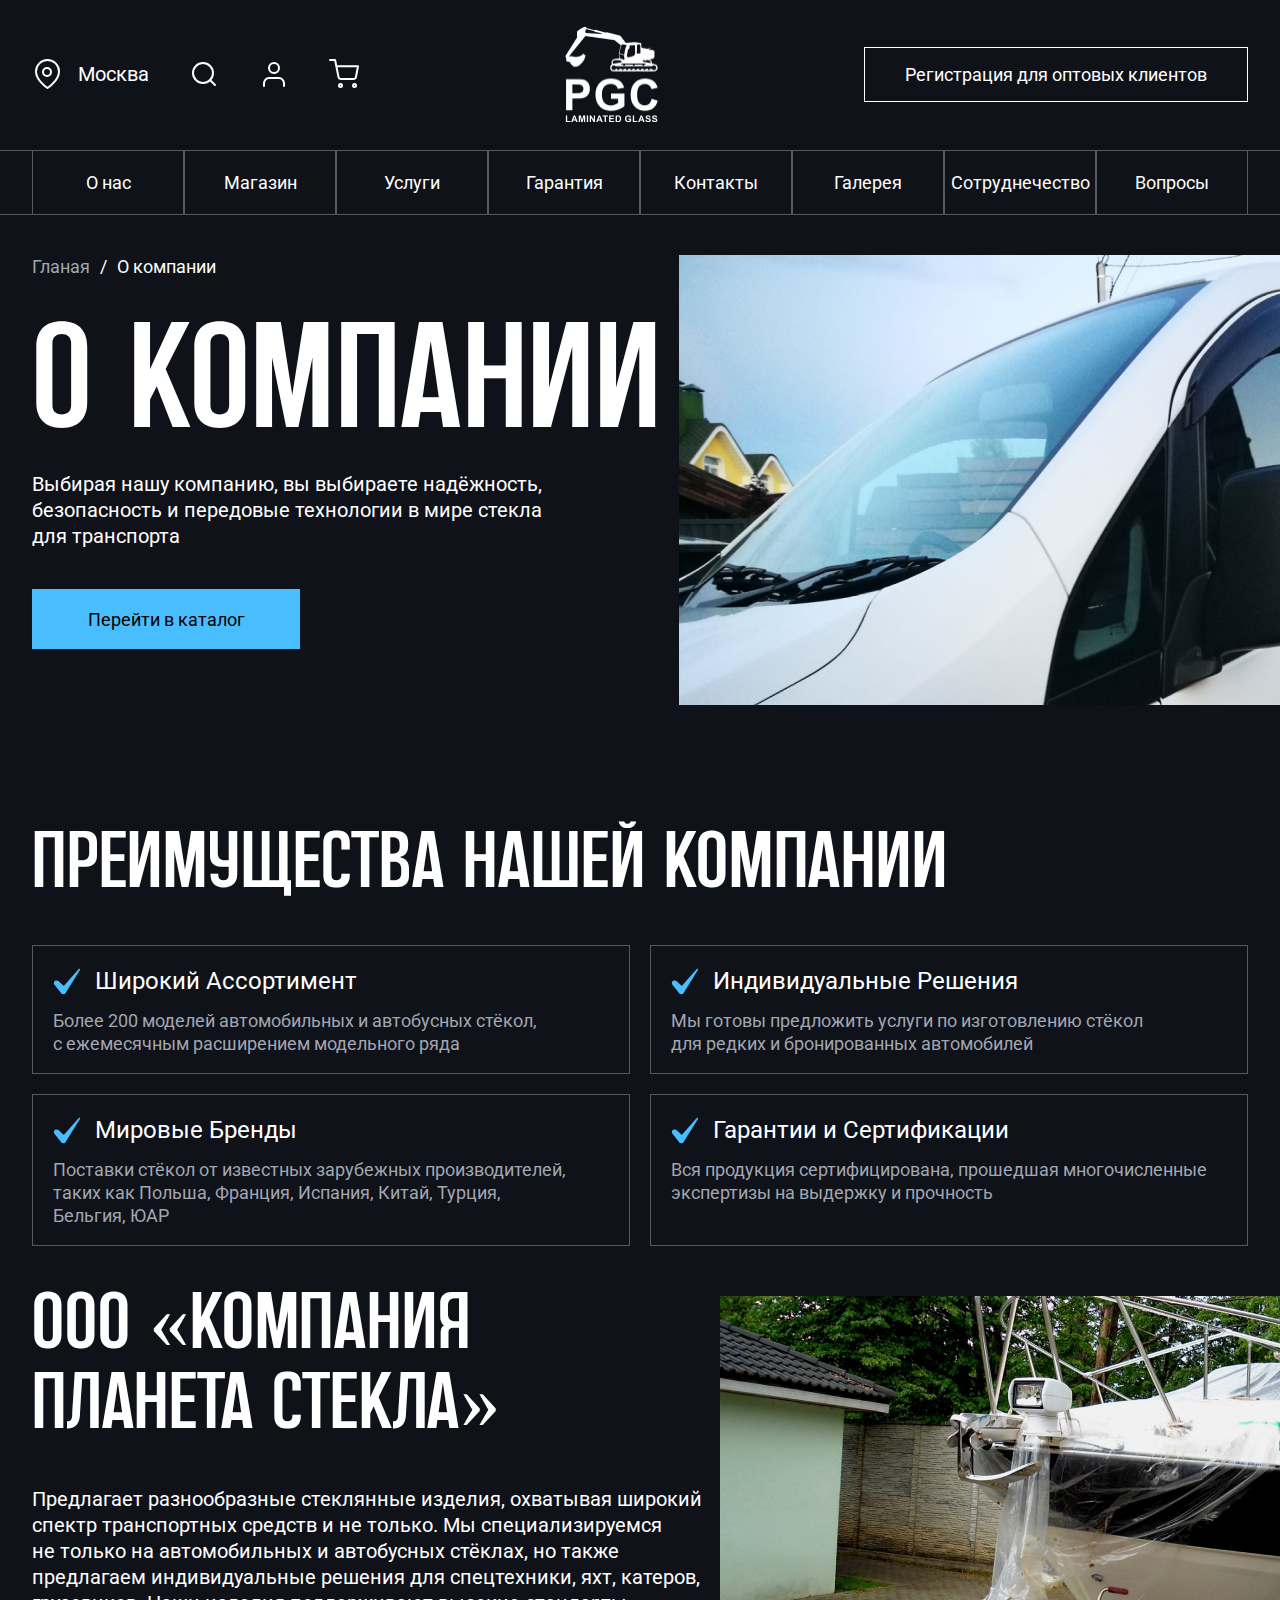
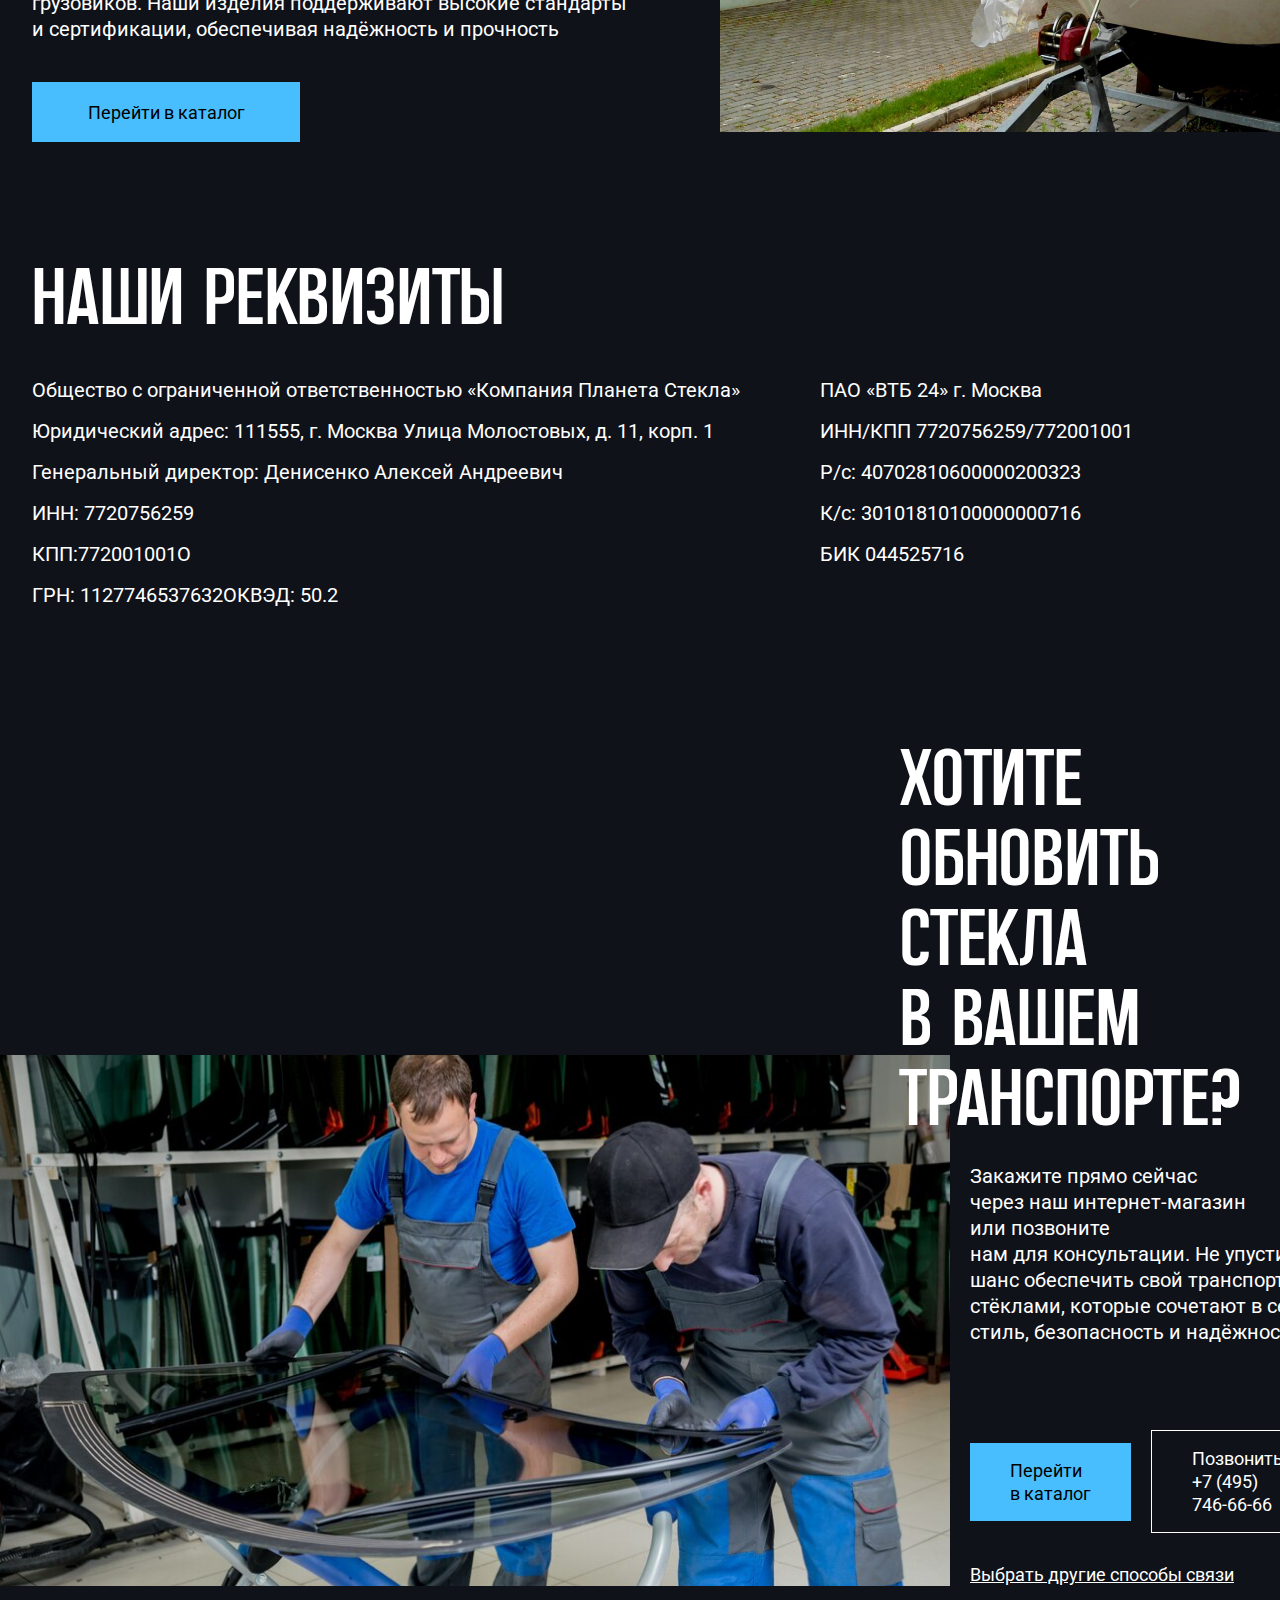
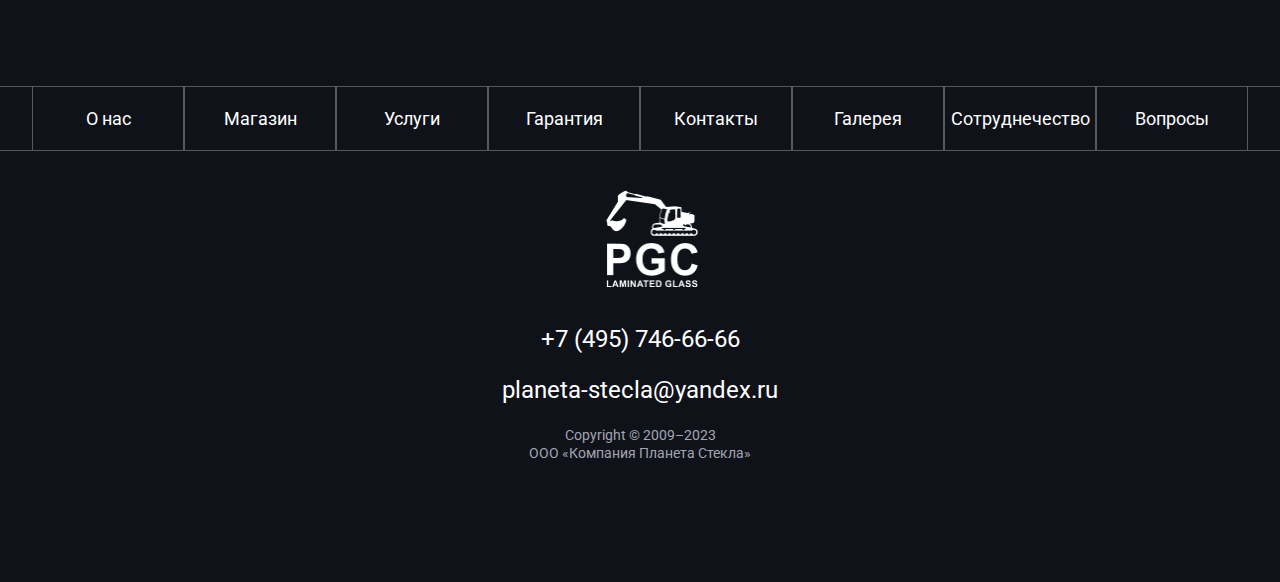
<file: about-company.html>
<html lang="en">
  <head>
    <meta charset="UTF-8" />
    <meta name="viewport" content="width=device-width, initial-scale=1.0" />
    <link rel="stylesheet" href="main.css" />
    <title>О компании</title>
  </head>
  <body>
    <header>
    <div class="wrap-content wrap-section">
      <div class="left-content">
        <div class="wrap1 flex-alg-cntr">
          <svg
            width="30"
            height="30"
            viewBox="0 0 30 30"
            fill="none"
            xmlns="http://www.w3.org/2000/svg"
          >
            <path
              d="M27 12.4545C27 21.3636 15.5 29 15.5 29C15.5 29 4 21.3636 4 12.4545C4 9.41661 5.2116 6.5031 7.36827 4.35496C9.52494 2.20681 12.45 1 15.5 1C18.55 1 21.4751 2.20681 23.6317 4.35496C25.7884 6.5031 27 9.41661 27 12.4545Z"
              stroke="white"
              stroke-width="2"
              stroke-linecap="round"
              stroke-linejoin="round"
            />
            <path
              d="M15 17C17.2091 17 19 15.2091 19 13C19 10.7909 17.2091 9 15 9C12.7909 9 11 10.7909 11 13C11 15.2091 12.7909 17 15 17Z"
              stroke="white"
              stroke-width="2"
              stroke-linecap="round"
              stroke-linejoin="round"
            />
          </svg>
    
          <p class="p1">Москва</p>
        </div>
        <div class="wrap2 flex-alg-cntr">
            <svg width="30" height="30" viewBox="0 0 30 30" fill="none" xmlns="http://www.w3.org/2000/svg">
                <path d="M14 24C19.5228 24 24 19.5228 24 14C24 8.47715 19.5228 4 14 4C8.47715 4 4 8.47715 4 14C4 19.5228 8.47715 24 14 24Z" stroke="white" stroke-width="2" stroke-linecap="round" stroke-linejoin="round"/>
                <path d="M26 26L21 21" stroke="white" stroke-width="2" stroke-linecap="round" stroke-linejoin="round"/>
                </svg>
            
                <svg width="30" height="30" viewBox="0 0 30 30" fill="none" xmlns="http://www.w3.org/2000/svg">
                <path d="M25 27V24.3333C25 22.9188 24.4732 21.5623 23.5355 20.5621C22.5979 19.5619 21.3261 19 20 19H10C8.67392 19 7.40215 19.5619 6.46447 20.5621C5.52678 21.5623 5 22.9188 5 24.3333V27" stroke="white" stroke-width="2" stroke-linecap="round" stroke-linejoin="round"/>
                <path d="M15 14C17.7614 14 20 11.7614 20 9C20 6.23858 17.7614 4 15 4C12.2386 4 10 6.23858 10 9C10 11.7614 12.2386 14 15 14Z" stroke="white" stroke-width="2" stroke-linecap="round" stroke-linejoin="round"/>
                </svg>
            
                
                <svg width="30" height="30" viewBox="0 0 30 30" fill="none" xmlns="http://www.w3.org/2000/svg">
                <path d="M11.5 28C12.3284 28 13 27.3284 13 26.5C13 25.6716 12.3284 25 11.5 25C10.6716 25 10 25.6716 10 26.5C10 27.3284 10.6716 28 11.5 28Z" stroke="white" stroke-width="2" stroke-linecap="round" stroke-linejoin="round"/>
                <path d="M25.5 28C26.3284 28 27 27.3284 27 26.5C27 25.6716 26.3284 25 25.5 25C24.6716 25 24 25.6716 24 26.5C24 27.3284 24.6716 28 25.5 28Z" stroke="white" stroke-width="2" stroke-linecap="round" stroke-linejoin="round"/>
                <path d="M1 1H6.09091L9.50182 17.9603C9.6182 18.5434 9.93697 19.0672 10.4023 19.4401C10.8677 19.8129 11.45 20.0109 12.0473 19.9995H24.4182C25.0155 20.0109 25.5978 19.8129 26.0631 19.4401C26.5285 19.0672 26.8473 18.5434 26.9636 17.9603L29 7.33318H7.36364" stroke="white" stroke-width="2" stroke-linecap="round" stroke-linejoin="round"/>
                </svg>
        </div>
      </div>
      <img class="logo" src="/img/logo.png" alt="" />
      <div class="right-content">
        <a class="button" href=""> Регистрация для оптовых клиентов </a>
      </div>
    </div>
    <div class="row-nav">
         <div class="wrap-content wrap-section">
            <div class="link-wrap">
                <a href="#">О нас</a>
            </div>
            <div class="link-wrap">
                <a href="#">Магазин</a>
            </div>
            <div class="link-wrap">
                <a href="#">Услуги</a>
            </div>
            <div class="link-wrap">
                <a href="#">Гарантия</a>
            </div>
            <div class="link-wrap">
                <a href="#">Контакты</a>
            </div>
            <div class="link-wrap">
                <a href="#">Галерея</a>
            </div>
            <div class="link-wrap">
                <a href="#">Сотруднечество</a>
            </div>
            <div class="link-wrap">
                <a href="#">Вопросы</a>
            </div>
         </div>
    </div>
    </header>

    <section class="section-shop section-about-company wrap-section flex-alg-cntr">
        <p class="bread-crumbs"><a href="/">Гланая</a><span>/</span>О компании</p>
        <div class="left-content">
            <h1 class="title-page">О компании</h1>
            <p class="desc">
                Выбирая нашу компанию, вы выбираете надёжность, безопасность и передовые технологии в мире стекла для транспорта
            </p>
            <a href="#" class="blue-button">Перейти в каталог</a>
        </div>
        <img src="img/about-company.png" alt="">
    </section>

    <section class="section-why-us wrap-section">

        <h2 class="title-section">Преимущества нашей компании</h2>

        <div class="container-grid">

            <div class="container">
                <p class="title-container">           
                  <svg width="28" height="27" viewBox="0 0 28 27" fill="none" xmlns="http://www.w3.org/2000/svg">
                    <path d="M3.58203 12.3897C3.06427 12.3911 2.5575 12.5392 2.12035 12.8166C1.6832 13.0941 1.33354 13.4896 1.11181 13.9575C0.890087 14.4254 0.805361 14.9465 0.867437 15.4605C0.929512 15.9745 1.13585 16.4605 1.46259 16.8621L8.42778 25.3945C8.67612 25.7028 8.99446 25.9475 9.35635 26.1081C9.71823 26.2688 10.1132 26.3407 10.5085 26.3181C11.3539 26.2726 12.1172 25.8204 12.6038 25.0768L27.0723 1.77534C27.0747 1.77145 27.0772 1.7676 27.0797 1.76381C27.2155 1.55536 27.1714 1.14229 26.8912 0.882787C26.8142 0.811525 26.7235 0.756776 26.6246 0.721912C26.5256 0.687048 26.4206 0.672806 26.316 0.680065C26.2113 0.687323 26.1093 0.715928 26.0161 0.764118C25.9229 0.812307 25.8406 0.879061 25.7742 0.960268C25.769 0.966653 25.7636 0.972941 25.7581 0.979133L11.1665 17.4655C11.111 17.5283 11.0435 17.5793 10.9681 17.6158C10.8927 17.6522 10.8108 17.6733 10.7271 17.6779C10.6434 17.6824 10.5597 17.6703 10.4808 17.6421C10.4019 17.614 10.3293 17.5705 10.2674 17.5142L5.42466 13.1073C4.92171 12.6462 4.26433 12.3902 3.58203 12.3897Z" fill="#48BEFF"/>
                  </svg>    
                  Широкий Ассортимент
                </p>
                <p class="txt-info">
                    Более 200 моделей автомобильных и автобусных стёкол, с ежемесячным расширением модельного ряда
                </p>
            </div>
            <div class="container">
                <p class="title-container">
                    <svg width="28" height="27" viewBox="0 0 28 27" fill="none" xmlns="http://www.w3.org/2000/svg">
                        <path d="M3.58203 12.3897C3.06427 12.3911 2.5575 12.5392 2.12035 12.8166C1.6832 13.0941 1.33354 13.4896 1.11181 13.9575C0.890087 14.4254 0.805361 14.9465 0.867437 15.4605C0.929512 15.9745 1.13585 16.4605 1.46259 16.8621L8.42778 25.3945C8.67612 25.7028 8.99446 25.9475 9.35635 26.1081C9.71823 26.2688 10.1132 26.3407 10.5085 26.3181C11.3539 26.2726 12.1172 25.8204 12.6038 25.0768L27.0723 1.77534C27.0747 1.77145 27.0772 1.7676 27.0797 1.76381C27.2155 1.55536 27.1714 1.14229 26.8912 0.882787C26.8142 0.811525 26.7235 0.756776 26.6246 0.721912C26.5256 0.687048 26.4206 0.672806 26.316 0.680065C26.2113 0.687323 26.1093 0.715928 26.0161 0.764118C25.9229 0.812307 25.8406 0.879061 25.7742 0.960268C25.769 0.966653 25.7636 0.972941 25.7581 0.979133L11.1665 17.4655C11.111 17.5283 11.0435 17.5793 10.9681 17.6158C10.8927 17.6522 10.8108 17.6733 10.7271 17.6779C10.6434 17.6824 10.5597 17.6703 10.4808 17.6421C10.4019 17.614 10.3293 17.5705 10.2674 17.5142L5.42466 13.1073C4.92171 12.6462 4.26433 12.3902 3.58203 12.3897Z" fill="#48BEFF"/>
                    </svg>  
                    Индивидуальные Решения
                </p>
                <p class="txt-info">
                    Мы готовы предложить услуги по изготовлению стёкол для редких и бронированных автомобилей
                </p>
            </div>
            <div class="container">
                <p class="title-container">
                    <svg width="28" height="27" viewBox="0 0 28 27" fill="none" xmlns="http://www.w3.org/2000/svg">
                        <path d="M3.58203 12.3897C3.06427 12.3911 2.5575 12.5392 2.12035 12.8166C1.6832 13.0941 1.33354 13.4896 1.11181 13.9575C0.890087 14.4254 0.805361 14.9465 0.867437 15.4605C0.929512 15.9745 1.13585 16.4605 1.46259 16.8621L8.42778 25.3945C8.67612 25.7028 8.99446 25.9475 9.35635 26.1081C9.71823 26.2688 10.1132 26.3407 10.5085 26.3181C11.3539 26.2726 12.1172 25.8204 12.6038 25.0768L27.0723 1.77534C27.0747 1.77145 27.0772 1.7676 27.0797 1.76381C27.2155 1.55536 27.1714 1.14229 26.8912 0.882787C26.8142 0.811525 26.7235 0.756776 26.6246 0.721912C26.5256 0.687048 26.4206 0.672806 26.316 0.680065C26.2113 0.687323 26.1093 0.715928 26.0161 0.764118C25.9229 0.812307 25.8406 0.879061 25.7742 0.960268C25.769 0.966653 25.7636 0.972941 25.7581 0.979133L11.1665 17.4655C11.111 17.5283 11.0435 17.5793 10.9681 17.6158C10.8927 17.6522 10.8108 17.6733 10.7271 17.6779C10.6434 17.6824 10.5597 17.6703 10.4808 17.6421C10.4019 17.614 10.3293 17.5705 10.2674 17.5142L5.42466 13.1073C4.92171 12.6462 4.26433 12.3902 3.58203 12.3897Z" fill="#48BEFF"/>
                    </svg>  
                    Мировые Бренды
                </p>
                <p class="txt-info">
                    Поставки стёкол от известных зарубежных производителей, таких как Польша, Франция, Испания, Китай, Турция, Бельгия, ЮАР
                </p>
            </div>
            <div class="container">
                <p class="title-container">
                    <svg width="28" height="27" viewBox="0 0 28 27" fill="none" xmlns="http://www.w3.org/2000/svg">
                        <path d="M3.58203 12.3897C3.06427 12.3911 2.5575 12.5392 2.12035 12.8166C1.6832 13.0941 1.33354 13.4896 1.11181 13.9575C0.890087 14.4254 0.805361 14.9465 0.867437 15.4605C0.929512 15.9745 1.13585 16.4605 1.46259 16.8621L8.42778 25.3945C8.67612 25.7028 8.99446 25.9475 9.35635 26.1081C9.71823 26.2688 10.1132 26.3407 10.5085 26.3181C11.3539 26.2726 12.1172 25.8204 12.6038 25.0768L27.0723 1.77534C27.0747 1.77145 27.0772 1.7676 27.0797 1.76381C27.2155 1.55536 27.1714 1.14229 26.8912 0.882787C26.8142 0.811525 26.7235 0.756776 26.6246 0.721912C26.5256 0.687048 26.4206 0.672806 26.316 0.680065C26.2113 0.687323 26.1093 0.715928 26.0161 0.764118C25.9229 0.812307 25.8406 0.879061 25.7742 0.960268C25.769 0.966653 25.7636 0.972941 25.7581 0.979133L11.1665 17.4655C11.111 17.5283 11.0435 17.5793 10.9681 17.6158C10.8927 17.6522 10.8108 17.6733 10.7271 17.6779C10.6434 17.6824 10.5597 17.6703 10.4808 17.6421C10.4019 17.614 10.3293 17.5705 10.2674 17.5142L5.42466 13.1073C4.92171 12.6462 4.26433 12.3902 3.58203 12.3897Z" fill="#48BEFF"/>
                    </svg>  
                    Гарантии и Сертификации
                </p>
                <p class="txt-info">
                    Вся продукция сертифицирована, прошедшая многочисленные экспертизы на выдержку и прочность
                </p>
            </div>

        </div>

    </section>

    <section class="section-shop section-about-company2 wrap-section flex-alg-cntr">
        <div class="left-content">
            <h1 class="title-section">ООО «Компания Планета Стекла»</h1>
            <p class="desc">
                Предлагает разнообразные стеклянные изделия, охватывая широкий <br> спектр транспортных средств
                и не только. Мы специализируемся <br> не только на автомобильных и автобусных стёклах,
                но также <br> предлагаем индивидуальные решения для спецтехники, яхт, катеров, <br> грузовиков.
                Наши изделия поддерживают высокие стандарты <br> и сертификации, обеспечивая надёжность и прочность
            </p>
            <a href="#" class="blue-button">Перейти в каталог</a>
        </div>
        <img src="img/speedboat.png" alt="">
    </section>

    <section class="section-requisites wrap-section">
        <h2 class="title-section">Наши реквизиты</h2>
        <div class="content">
            <div class="left-content">
                <p>Общество с ограниченной ответственностью «Компания Планета Стекла» </p>
                <p> Юридический адрес: 111555, г. Москва Улица Молостовых, д. 11, корп. 1</p>   
                <p>Генеральный директор: Денисенко Алексей Андреевич</p>     
                <p>ИНН: 7720756259 </p>    
                <p>КПП:772001001О </p>    
                <p>ГРН: 1127746537632ОКВЭД: 50.2</p>   
            </div>
            <div class="right-content">
                <p>ПАО «ВТБ 24» г. Москва</p>
                    <p>ИНН/КПП 7720756259/772001001</p>     
                    <p>Р/с: 40702810600000200323 </p>    
                    <p>К/с: 30101810100000000716 </p>   
                    <p>БИК 044525716</p>  
            </div>
        </div>
    </section>

    <section class="last-section">

        <img src="img/last-section-img.png" alt="">

        <div class="right-content">
            <h2 class="title-section">Хотите обновить стекла в вашем транспорте?</h2>
            <p class="desc">
                Закажите прямо сейчас через наш интернет-магазин или позвоните нам для консультации. Не упустите шанс обеспечить свой транспорт стёклами, которые сочетают в себе стиль, безопасность и надёжность!
            </p>
            <div class="flex-alg-cntr">
                <p class="button1">Перейти в каталог</p>
                <p class="button2">Позвонить: +7 (495) 746-66-66</p>
            </div>
            <a href="#" class="link">Выбрать другие способы связи</a>
        </div>
          
    </section>

    <footer>
        <div class="row-nav">
            <div class="wrap-content wrap-section">
               <div class="link-wrap">
                   <a href="#">О нас</a>
               </div>
               <div class="link-wrap">
                   <a href="#">Магазин</a>
               </div>
               <div class="link-wrap">
                   <a href="#">Услуги</a>
               </div>
               <div class="link-wrap">
                   <a href="#">Гарантия</a>
               </div>
               <div class="link-wrap">
                   <a href="#">Контакты</a>
               </div>
               <div class="link-wrap">
                   <a href="#">Галерея</a>
               </div>
               <div class="link-wrap">
                   <a href="#">Сотруднечество</a>
               </div>
               <div class="link-wrap">
                   <a href="#">Вопросы</a>
               </div>
            </div>
       </div>
       <div class="wrap-bottom-content">
        <img class="logo" src="img/logo.png" alt="">
        <div class="wrap-contacts-info">
            <a href="#" class="phone"> +7 (495) 746-66-66</a>
            <a href="#" class="mail">planeta-stecla@yandex.ru</a>
            <a href="#" class="copyright">Copyright © 2009–2023 <br> ООО «Компания Планета Стекла»</a>
        </div>
       </div>
    </footer>
  </body>
</html>
</file>
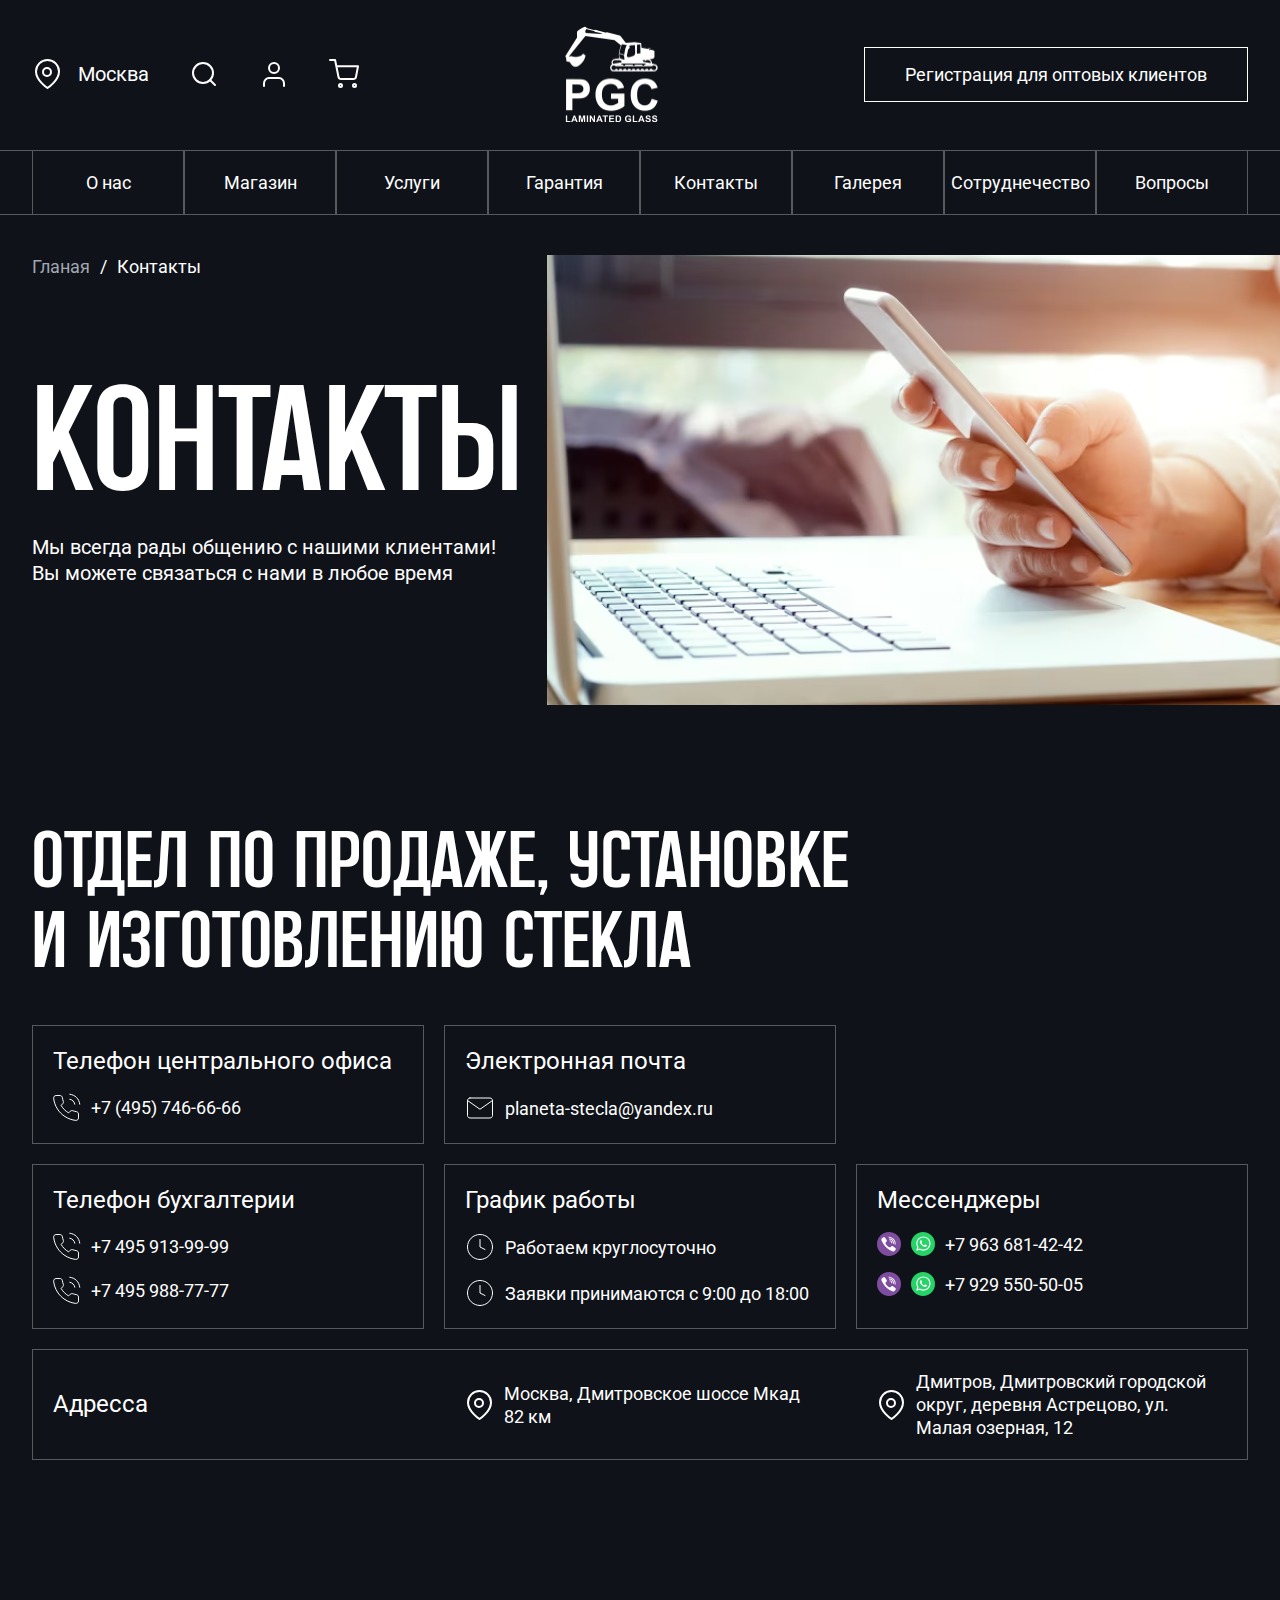
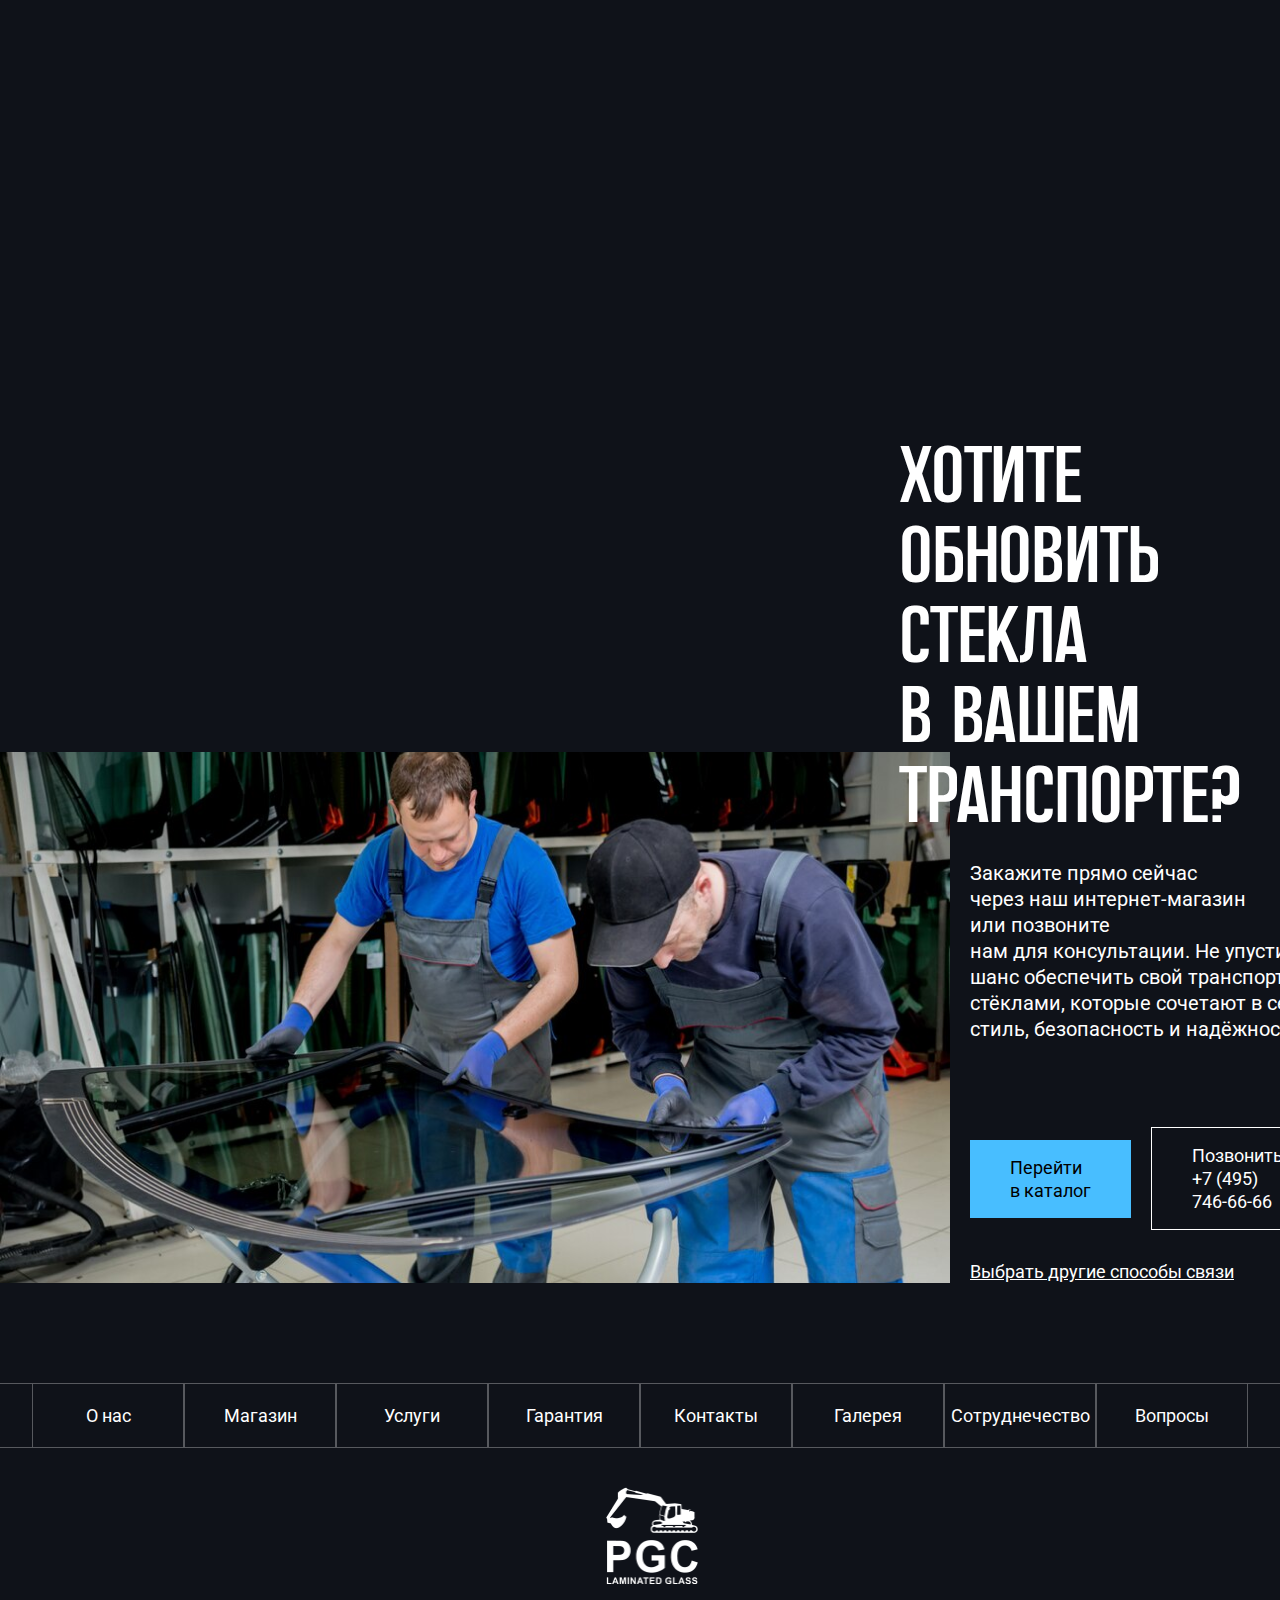
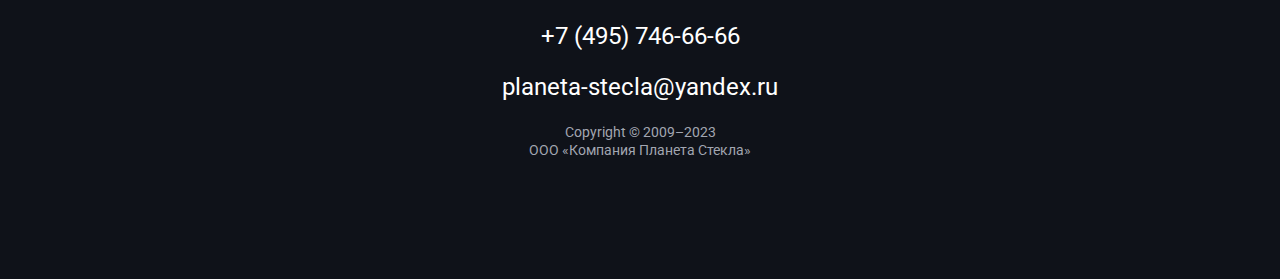
<file: contacts.html>
<html lang="en">
  <head>
    <meta charset="UTF-8" />
    <meta name="viewport" content="width=device-width, initial-scale=1.0" />
    <link rel="stylesheet" href="main.css" />
    <title>Контакты</title>
  </head>
  <body>
    <header>
    <div class="wrap-content wrap-section">
      <div class="left-content">
        <div class="wrap1 flex-alg-cntr">
          <svg
            width="30"
            height="30"
            viewBox="0 0 30 30"
            fill="none"
            xmlns="http://www.w3.org/2000/svg"
          >
            <path
              d="M27 12.4545C27 21.3636 15.5 29 15.5 29C15.5 29 4 21.3636 4 12.4545C4 9.41661 5.2116 6.5031 7.36827 4.35496C9.52494 2.20681 12.45 1 15.5 1C18.55 1 21.4751 2.20681 23.6317 4.35496C25.7884 6.5031 27 9.41661 27 12.4545Z"
              stroke="white"
              stroke-width="2"
              stroke-linecap="round"
              stroke-linejoin="round"
            />
            <path
              d="M15 17C17.2091 17 19 15.2091 19 13C19 10.7909 17.2091 9 15 9C12.7909 9 11 10.7909 11 13C11 15.2091 12.7909 17 15 17Z"
              stroke="white"
              stroke-width="2"
              stroke-linecap="round"
              stroke-linejoin="round"
            />
          </svg>
    
          <p class="p1">Москва</p>
        </div>
        <div class="wrap2 flex-alg-cntr">
            <svg width="30" height="30" viewBox="0 0 30 30" fill="none" xmlns="http://www.w3.org/2000/svg">
                <path d="M14 24C19.5228 24 24 19.5228 24 14C24 8.47715 19.5228 4 14 4C8.47715 4 4 8.47715 4 14C4 19.5228 8.47715 24 14 24Z" stroke="white" stroke-width="2" stroke-linecap="round" stroke-linejoin="round"/>
                <path d="M26 26L21 21" stroke="white" stroke-width="2" stroke-linecap="round" stroke-linejoin="round"/>
                </svg>
            
                <svg width="30" height="30" viewBox="0 0 30 30" fill="none" xmlns="http://www.w3.org/2000/svg">
                <path d="M25 27V24.3333C25 22.9188 24.4732 21.5623 23.5355 20.5621C22.5979 19.5619 21.3261 19 20 19H10C8.67392 19 7.40215 19.5619 6.46447 20.5621C5.52678 21.5623 5 22.9188 5 24.3333V27" stroke="white" stroke-width="2" stroke-linecap="round" stroke-linejoin="round"/>
                <path d="M15 14C17.7614 14 20 11.7614 20 9C20 6.23858 17.7614 4 15 4C12.2386 4 10 6.23858 10 9C10 11.7614 12.2386 14 15 14Z" stroke="white" stroke-width="2" stroke-linecap="round" stroke-linejoin="round"/>
                </svg>
            
                
                <svg width="30" height="30" viewBox="0 0 30 30" fill="none" xmlns="http://www.w3.org/2000/svg">
                <path d="M11.5 28C12.3284 28 13 27.3284 13 26.5C13 25.6716 12.3284 25 11.5 25C10.6716 25 10 25.6716 10 26.5C10 27.3284 10.6716 28 11.5 28Z" stroke="white" stroke-width="2" stroke-linecap="round" stroke-linejoin="round"/>
                <path d="M25.5 28C26.3284 28 27 27.3284 27 26.5C27 25.6716 26.3284 25 25.5 25C24.6716 25 24 25.6716 24 26.5C24 27.3284 24.6716 28 25.5 28Z" stroke="white" stroke-width="2" stroke-linecap="round" stroke-linejoin="round"/>
                <path d="M1 1H6.09091L9.50182 17.9603C9.6182 18.5434 9.93697 19.0672 10.4023 19.4401C10.8677 19.8129 11.45 20.0109 12.0473 19.9995H24.4182C25.0155 20.0109 25.5978 19.8129 26.0631 19.4401C26.5285 19.0672 26.8473 18.5434 26.9636 17.9603L29 7.33318H7.36364" stroke="white" stroke-width="2" stroke-linecap="round" stroke-linejoin="round"/>
                </svg>
        </div>
      </div>
      <img class="logo" src="/img/logo.png" alt="" />
      <div class="right-content">
        <a class="button" href=""> Регистрация для оптовых клиентов </a>
      </div>
    </div>
    <div class="row-nav">
         <div class="wrap-content wrap-section">
            <div class="link-wrap">
                <a href="#">О нас</a>
            </div>
            <div class="link-wrap">
                <a href="#">Магазин</a>
            </div>
            <div class="link-wrap">
                <a href="#">Услуги</a>
            </div>
            <div class="link-wrap">
                <a href="#">Гарантия</a>
            </div>
            <div class="link-wrap">
                <a href="#">Контакты</a>
            </div>
            <div class="link-wrap">
                <a href="#">Галерея</a>
            </div>
            <div class="link-wrap">
                <a href="#">Сотруднечество</a>
            </div>
            <div class="link-wrap">
                <a href="#">Вопросы</a>
            </div>
         </div>
    </div>
    </header>

    <section class="section-shop wrap-section flex-alg-cntr">
        <p class="bread-crumbs"><a href="/">Гланая</a><span>/</span>Контакты</p>
        <div class="left-content">
            <h1 class="title-page">Контакты</h1>
            <p class="desc">
                Мы всегда рады общению с нашими клиентами! Вы можете связаться с нами в любое время
            </p>
        </div>
        <img src="img/gallery-main-img.png" alt="">
    </section>

    <section class="section-contacts wrap-section">
        <h2 class="title-section">ОТДЕЛ ПО ПРОДАЖЕ, УСТАНОВКЕ И ИЗГОТОВЛЕНИЮ СТЕКЛА</h2>
        <div class="content">
        <div class="row">
            <div class="container">
                <p class="title-container">Телефон центрального офиса</p>
                <p class="contacts-info flex-alg-cntr">
                    <img src="img/phone-icon.svg" alt="">
                    +7 (495) 746-66-66</p>
            </div>
            <div class="container">
                <p class="title-container">Электронная почта</p>
                <p class="contacts-info flex-alg-cntr">
                    <img src="img/mail-icon.svg" alt="">
                    planeta-stecla@yandex.ru</p>
            </div>
            <div class="container" style="opacity: 0;">
                <p class="title-container">Электронная почта</p>
                <p class="contacts-info flex-alg-cntr">
                    <img src="img/mail-icon.svg" alt="">
                    planeta-stecla@yandex.ru</p>
            </div>
        </div>
        <div class="row">
            <div class="container">
                <p class="title-container">Телефон бухгалтерии</p>
                <p class="contacts-info flex-alg-cntr">
                    <img src="img/phone-icon.svg" alt="">
                    +7 495 913-99-99</p>
                <p class="contacts-info flex-alg-cntr">
                    <img src="img/phone-icon.svg" alt="">
                    +7 495 988-77-77</p>
            </div>
            <div class="container">
                <p class="title-container">График работы</p>
                <p class="contacts-info flex-alg-cntr">
                    <img src="img/clock.svg" alt="">
                    Работаем круглосуточно</p>
                <p class="contacts-info flex-alg-cntr">
                    <img src="img/clock.svg" alt="">
                    Заявки принимаются с 9:00 до 18:00</p>
            </div>
            <div class="container">
                <p class="title-container">Мессенджеры</p>
                <p class="contacts-info flex-alg-cntr">
                    <img src="img/Viber.svg" alt="">
                    <img src="img/WhatsApp.svg" alt="">
                    +7 963 681-42-42</p>
                <p class="contacts-info flex-alg-cntr">
                    <img src="img/Viber.svg" alt="">
                    <img src="img/WhatsApp.svg" alt="">
                    +7 929 550-50-05</p>
            </div>
        </div>
        <div class="row row-bottom">
            <div class="container">
                <p class="title-container">Адресса</p>
            </div>
            <div class="container">
                <p class="contacts-info flex-alg-cntr">
                <svg width="30" height="30" viewBox="0 0 30 30" fill="none" xmlns="http://www.w3.org/2000/svg">
                    <path d="M27 12.4545C27 21.3636 15.5 29 15.5 29C15.5 29 4 21.3636 4 12.4545C4 9.41661 5.2116 6.5031 7.36827 4.35496C9.52494 2.20681 12.45 1 15.5 1C18.55 1 21.4751 2.20681 23.6317 4.35496C25.7884 6.5031 27 9.41661 27 12.4545Z" stroke="white" stroke-width="2" stroke-linecap="round" stroke-linejoin="round"></path>
                    <path d="M15 17C17.2091 17 19 15.2091 19 13C19 10.7909 17.2091 9 15 9C12.7909 9 11 10.7909 11 13C11 15.2091 12.7909 17 15 17Z" stroke="white" stroke-width="2" stroke-linecap="round" stroke-linejoin="round"></path>
                </svg>
                Москва, Дмитровское шоссе Мкад 82 км</p>
            </div>
             <div class="container">
                <p class="contacts-info flex-alg-cntr">
                    <svg width="30" height="30" viewBox="0 0 30 30" fill="none" xmlns="http://www.w3.org/2000/svg">
                        <path d="M27 12.4545C27 21.3636 15.5 29 15.5 29C15.5 29 4 21.3636 4 12.4545C4 9.41661 5.2116 6.5031 7.36827 4.35496C9.52494 2.20681 12.45 1 15.5 1C18.55 1 21.4751 2.20681 23.6317 4.35496C25.7884 6.5031 27 9.41661 27 12.4545Z" stroke="white" stroke-width="2" stroke-linecap="round" stroke-linejoin="round"></path>
                        <path d="M15 17C17.2091 17 19 15.2091 19 13C19 10.7909 17.2091 9 15 9C12.7909 9 11 10.7909 11 13C11 15.2091 12.7909 17 15 17Z" stroke="white" stroke-width="2" stroke-linecap="round" stroke-linejoin="round"></path>
                    </svg>
                    Дмитров, Дмитровский городской округ, деревня Астрецово, ул. Малая озерная, 12</p>
             </div>
        </div>
        <div class="wrap-cart">
            <iframe src="https://yandex.ru/map-widget/v1/?um=constructor%3A94853d6d98a6f25152660a54b26a0c86d4e16079926e2391172356cdb82e95fe&amp;source=constructor" width="1216" height="420" frameborder="0"></iframe>
        </div>
    </div>
    </section>

    <section class="last-section">

        <img src="img/last-section-img.png" alt="">

        <div class="right-content">
            <h2 class="title-section">Хотите обновить стекла в вашем транспорте?</h2>
            <p class="desc">
                Закажите прямо сейчас через наш интернет-магазин или позвоните нам для консультации. Не упустите шанс обеспечить свой транспорт стёклами, которые сочетают в себе стиль, безопасность и надёжность!
            </p>
            <div class="flex-alg-cntr">
                <p class="button1">Перейти в каталог</p>
                <p class="button2">Позвонить: +7 (495) 746-66-66</p>
            </div>
            <a href="#" class="link">Выбрать другие способы связи</a>
        </div>
          
    </section>

    <footer>
        <div class="row-nav">
            <div class="wrap-content wrap-section">
               <div class="link-wrap">
                   <a href="#">О нас</a>
               </div>
               <div class="link-wrap">
                   <a href="#">Магазин</a>
               </div>
               <div class="link-wrap">
                   <a href="#">Услуги</a>
               </div>
               <div class="link-wrap">
                   <a href="#">Гарантия</a>
               </div>
               <div class="link-wrap">
                   <a href="#">Контакты</a>
               </div>
               <div class="link-wrap">
                   <a href="#">Галерея</a>
               </div>
               <div class="link-wrap">
                   <a href="#">Сотруднечество</a>
               </div>
               <div class="link-wrap">
                   <a href="#">Вопросы</a>
               </div>
            </div>
       </div>
       <div class="wrap-bottom-content">
        <img class="logo" src="img/logo.png" alt="">
        <div class="wrap-contacts-info">
            <a href="#" class="phone"> +7 (495) 746-66-66</a>
            <a href="#" class="mail">planeta-stecla@yandex.ru</a>
            <a href="#" class="copyright">Copyright © 2009–2023 <br> ООО «Компания Планета Стекла»</a>
        </div>
       </div>
    </footer>
  </body>
</html>
</file>
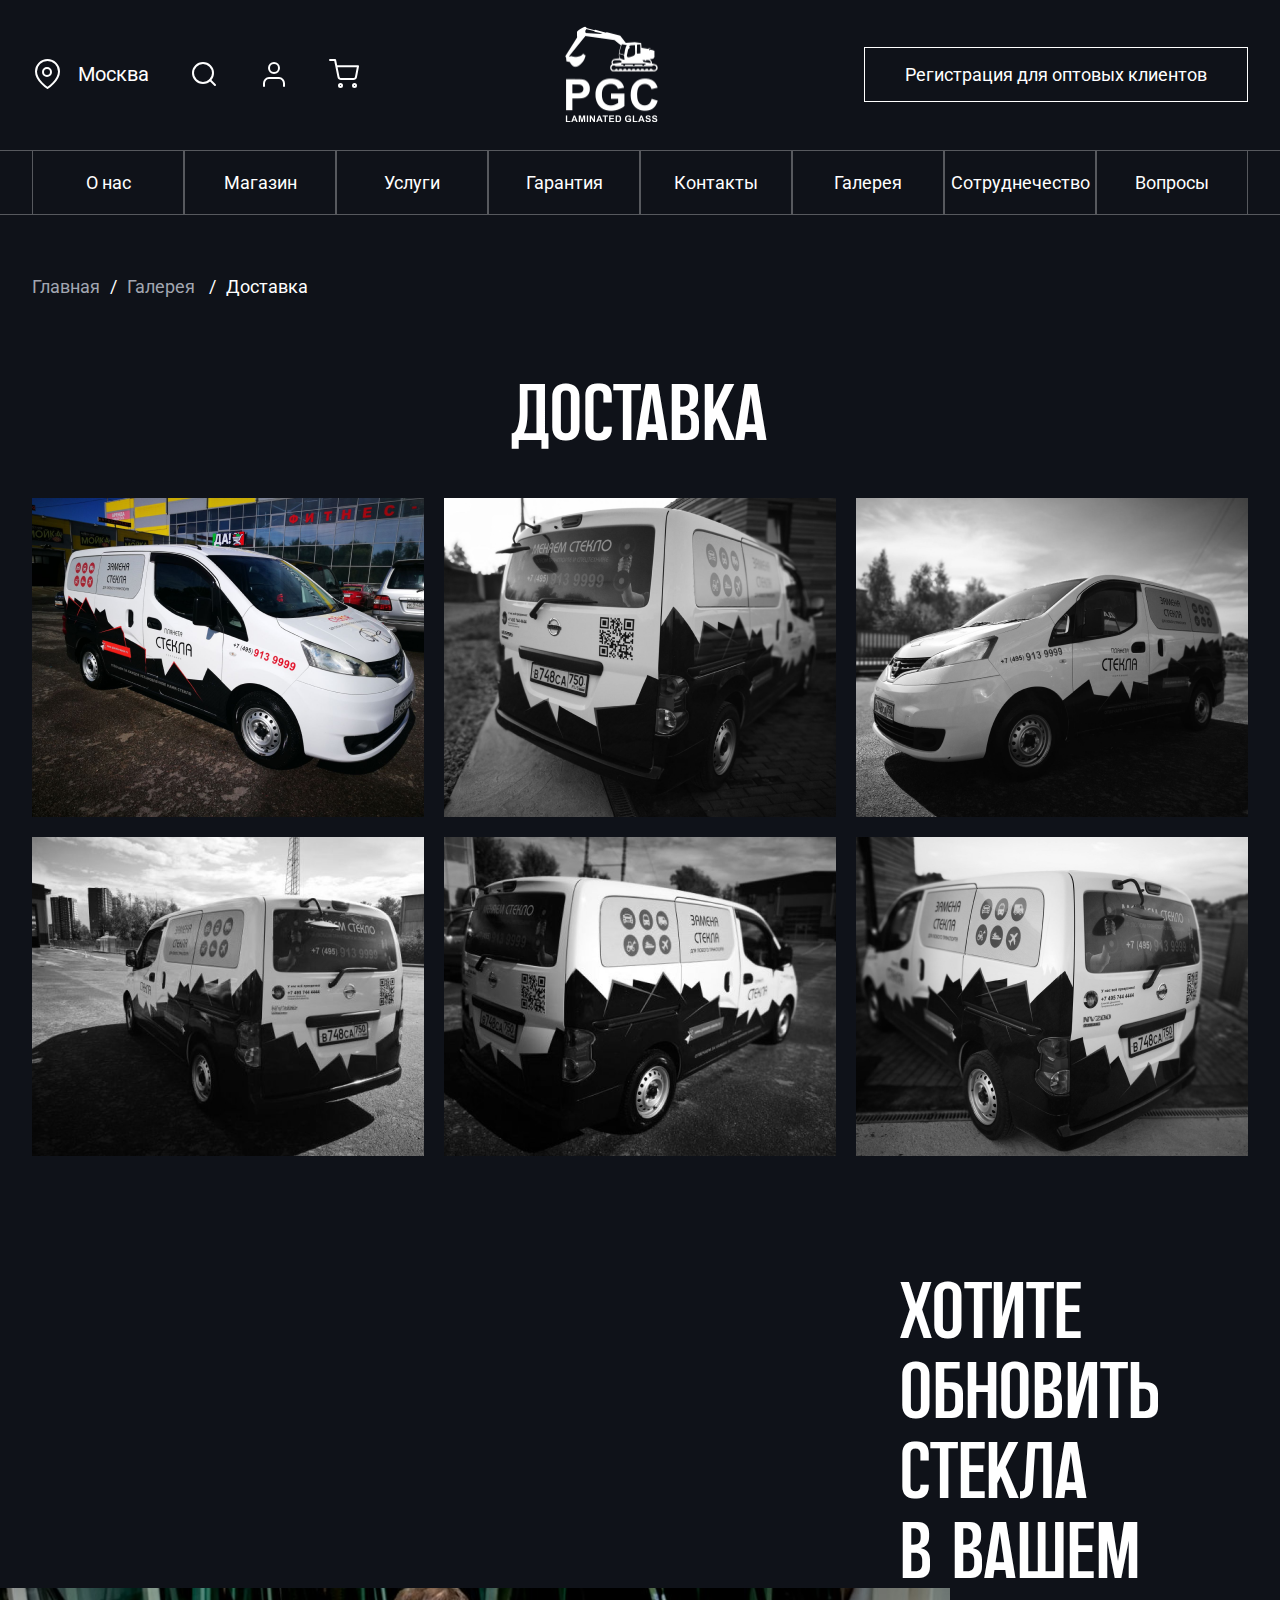
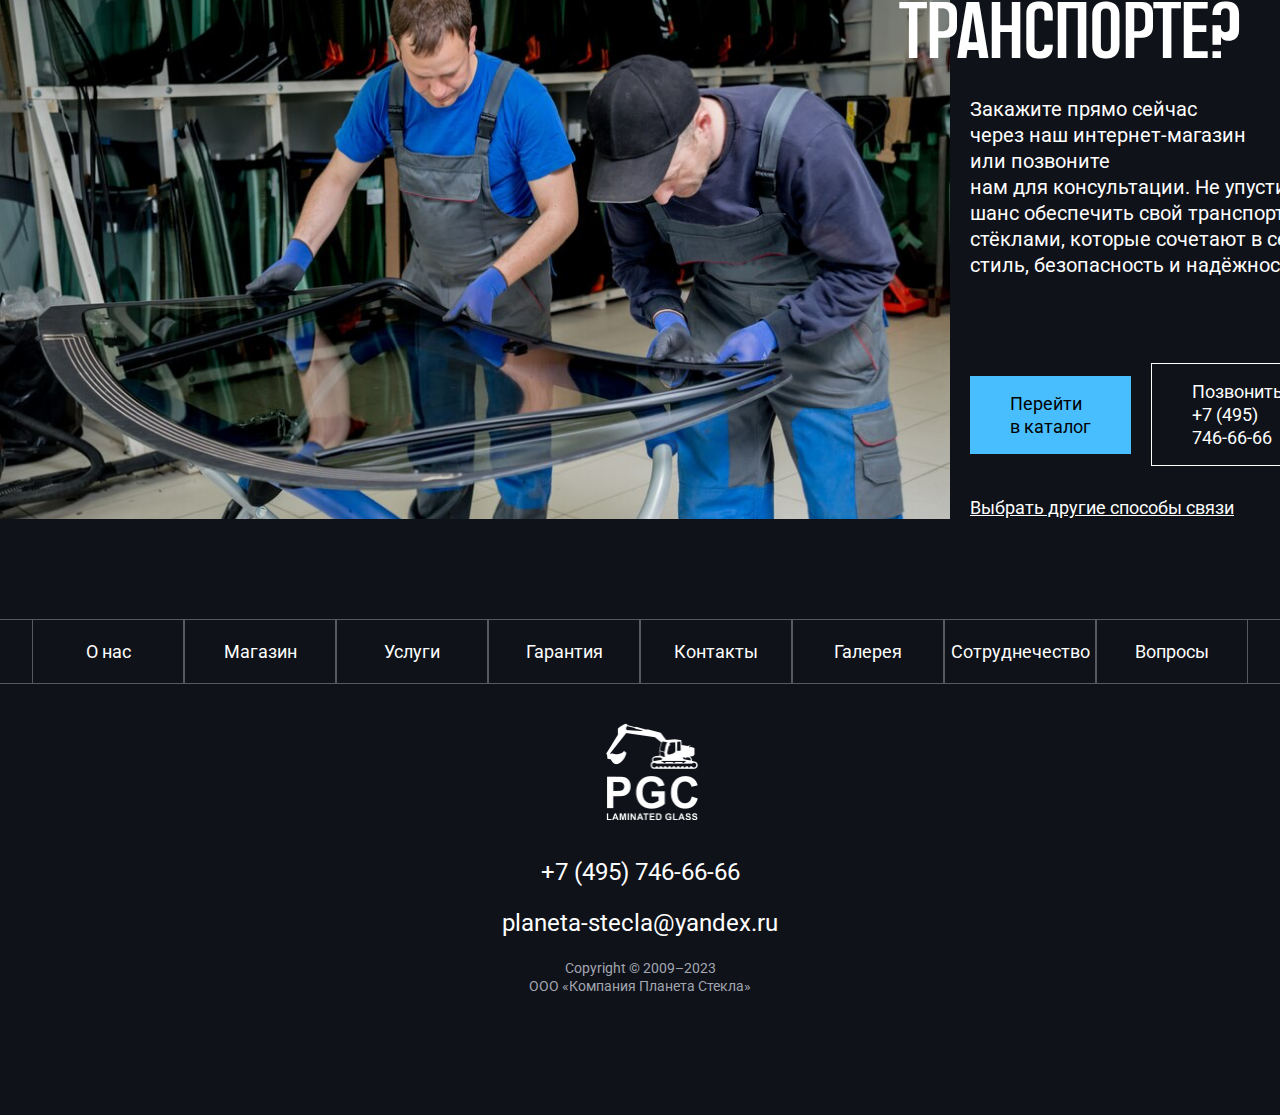
<file: delivery.html>
<html lang="en">
  <head>
    <meta charset="UTF-8" />
    <meta name="viewport" content="width=device-width, initial-scale=1.0" />
    <link rel="stylesheet" href="main.css" />
    <title>Delivery</title>
  </head>
  <body>
    <header>
    <div class="wrap-content wrap-section">
      <div class="left-content">
        <div class="wrap1 flex-alg-cntr">
          <svg
            width="30"
            height="30"
            viewBox="0 0 30 30"
            fill="none"
            xmlns="http://www.w3.org/2000/svg"
          >
            <path
              d="M27 12.4545C27 21.3636 15.5 29 15.5 29C15.5 29 4 21.3636 4 12.4545C4 9.41661 5.2116 6.5031 7.36827 4.35496C9.52494 2.20681 12.45 1 15.5 1C18.55 1 21.4751 2.20681 23.6317 4.35496C25.7884 6.5031 27 9.41661 27 12.4545Z"
              stroke="white"
              stroke-width="2"
              stroke-linecap="round"
              stroke-linejoin="round"
            />
            <path
              d="M15 17C17.2091 17 19 15.2091 19 13C19 10.7909 17.2091 9 15 9C12.7909 9 11 10.7909 11 13C11 15.2091 12.7909 17 15 17Z"
              stroke="white"
              stroke-width="2"
              stroke-linecap="round"
              stroke-linejoin="round"
            />
          </svg>
    
          <p class="p1">Москва</p>
        </div>
        <div class="wrap2 flex-alg-cntr">
            <svg width="30" height="30" viewBox="0 0 30 30" fill="none" xmlns="http://www.w3.org/2000/svg">
                <path d="M14 24C19.5228 24 24 19.5228 24 14C24 8.47715 19.5228 4 14 4C8.47715 4 4 8.47715 4 14C4 19.5228 8.47715 24 14 24Z" stroke="white" stroke-width="2" stroke-linecap="round" stroke-linejoin="round"/>
                <path d="M26 26L21 21" stroke="white" stroke-width="2" stroke-linecap="round" stroke-linejoin="round"/>
                </svg>
            
                <svg width="30" height="30" viewBox="0 0 30 30" fill="none" xmlns="http://www.w3.org/2000/svg">
                <path d="M25 27V24.3333C25 22.9188 24.4732 21.5623 23.5355 20.5621C22.5979 19.5619 21.3261 19 20 19H10C8.67392 19 7.40215 19.5619 6.46447 20.5621C5.52678 21.5623 5 22.9188 5 24.3333V27" stroke="white" stroke-width="2" stroke-linecap="round" stroke-linejoin="round"/>
                <path d="M15 14C17.7614 14 20 11.7614 20 9C20 6.23858 17.7614 4 15 4C12.2386 4 10 6.23858 10 9C10 11.7614 12.2386 14 15 14Z" stroke="white" stroke-width="2" stroke-linecap="round" stroke-linejoin="round"/>
                </svg>
            
                
                <svg width="30" height="30" viewBox="0 0 30 30" fill="none" xmlns="http://www.w3.org/2000/svg">
                <path d="M11.5 28C12.3284 28 13 27.3284 13 26.5C13 25.6716 12.3284 25 11.5 25C10.6716 25 10 25.6716 10 26.5C10 27.3284 10.6716 28 11.5 28Z" stroke="white" stroke-width="2" stroke-linecap="round" stroke-linejoin="round"/>
                <path d="M25.5 28C26.3284 28 27 27.3284 27 26.5C27 25.6716 26.3284 25 25.5 25C24.6716 25 24 25.6716 24 26.5C24 27.3284 24.6716 28 25.5 28Z" stroke="white" stroke-width="2" stroke-linecap="round" stroke-linejoin="round"/>
                <path d="M1 1H6.09091L9.50182 17.9603C9.6182 18.5434 9.93697 19.0672 10.4023 19.4401C10.8677 19.8129 11.45 20.0109 12.0473 19.9995H24.4182C25.0155 20.0109 25.5978 19.8129 26.0631 19.4401C26.5285 19.0672 26.8473 18.5434 26.9636 17.9603L29 7.33318H7.36364" stroke="white" stroke-width="2" stroke-linecap="round" stroke-linejoin="round"/>
                </svg>
        </div>
      </div>
      <img class="logo" src="/img/logo.png" alt="" />
      <div class="right-content">
        <a class="button" href=""> Регистрация для оптовых клиентов </a>
      </div>
    </div>
    <div class="row-nav">
         <div class="wrap-content wrap-section">
            <div class="link-wrap">
                <a href="#">О нас</a>
            </div>
            <div class="link-wrap">
                <a href="#">Магазин</a>
            </div>
            <div class="link-wrap">
                <a href="#">Услуги</a>
            </div>
            <div class="link-wrap">
                <a href="#">Гарантия</a>
            </div>
            <div class="link-wrap">
                <a href="#">Контакты</a>
            </div>
            <div class="link-wrap">
                <a href="#">Галерея</a>
            </div>
            <div class="link-wrap">
                <a href="#">Сотруднечество</a>
            </div>
            <div class="link-wrap">
                <a href="#">Вопросы</a>
            </div>
         </div>
    </div>
    </header>

    <p class="bread-crumbs wrap-section"><a href="/">Главная</a><span>/</span><a href="#">Галерея</a>
    <span>/</span>Доставка</p>

    <section class="section-delivery wrap-section">
        <h2 class="title-section">Доставка</h2>
        <div class="grid">
            <div class="container"><img src="img/delivery/img-1.png" alt=""></div>
            <div class="container"><img src="img/delivery/img-2.png" alt=""></div>
            <div class="container"><img src="img/delivery/img-3.png" alt=""></div>
            <div class="container"><img src="img/delivery/img-4.png" alt=""></div>
            <div class="container"><img src="img/delivery/img-5.png" alt=""></div>
            <div class="container"><img src="img/delivery/img-6.png" alt=""></div>
        </div>
    </section>

    <section class="last-section">

        <img src="img/last-section-img.png" alt="">

        <div class="right-content">
            <h2 class="title-section">Хотите обновить стекла в вашем транспорте?</h2>
            <p class="desc">
                Закажите прямо сейчас через наш интернет-магазин или позвоните нам для консультации. Не упустите шанс обеспечить свой транспорт стёклами, которые сочетают в себе стиль, безопасность и надёжность!
            </p>
            <div class="flex-alg-cntr">
                <p class="button1">Перейти в каталог</p>
                <p class="button2">Позвонить: +7 (495) 746-66-66</p>
            </div>
            <a href="#" class="link">Выбрать другие способы связи</a>
        </div>
          
    </section>

    <footer>
        <div class="row-nav">
            <div class="wrap-content wrap-section">
               <div class="link-wrap">
                   <a href="#">О нас</a>
               </div>
               <div class="link-wrap">
                   <a href="#">Магазин</a>
               </div>
               <div class="link-wrap">
                   <a href="#">Услуги</a>
               </div>
               <div class="link-wrap">
                   <a href="#">Гарантия</a>
               </div>
               <div class="link-wrap">
                   <a href="#">Контакты</a>
               </div>
               <div class="link-wrap">
                   <a href="#">Галерея</a>
               </div>
               <div class="link-wrap">
                   <a href="#">Сотруднечество</a>
               </div>
               <div class="link-wrap">
                   <a href="#">Вопросы</a>
               </div>
            </div>
       </div>
       <div class="wrap-bottom-content">
        <img class="logo" src="img/logo.png" alt="">
        <div class="wrap-contacts-info">
            <a href="#" class="phone"> +7 (495) 746-66-66</a>
            <a href="#" class="mail">planeta-stecla@yandex.ru</a>
            <a href="#" class="copyright">Copyright © 2009–2023 <br> ООО «Компания Планета Стекла»</a>
        </div>
       </div>
    </footer>
  </body>
</html>
</file>
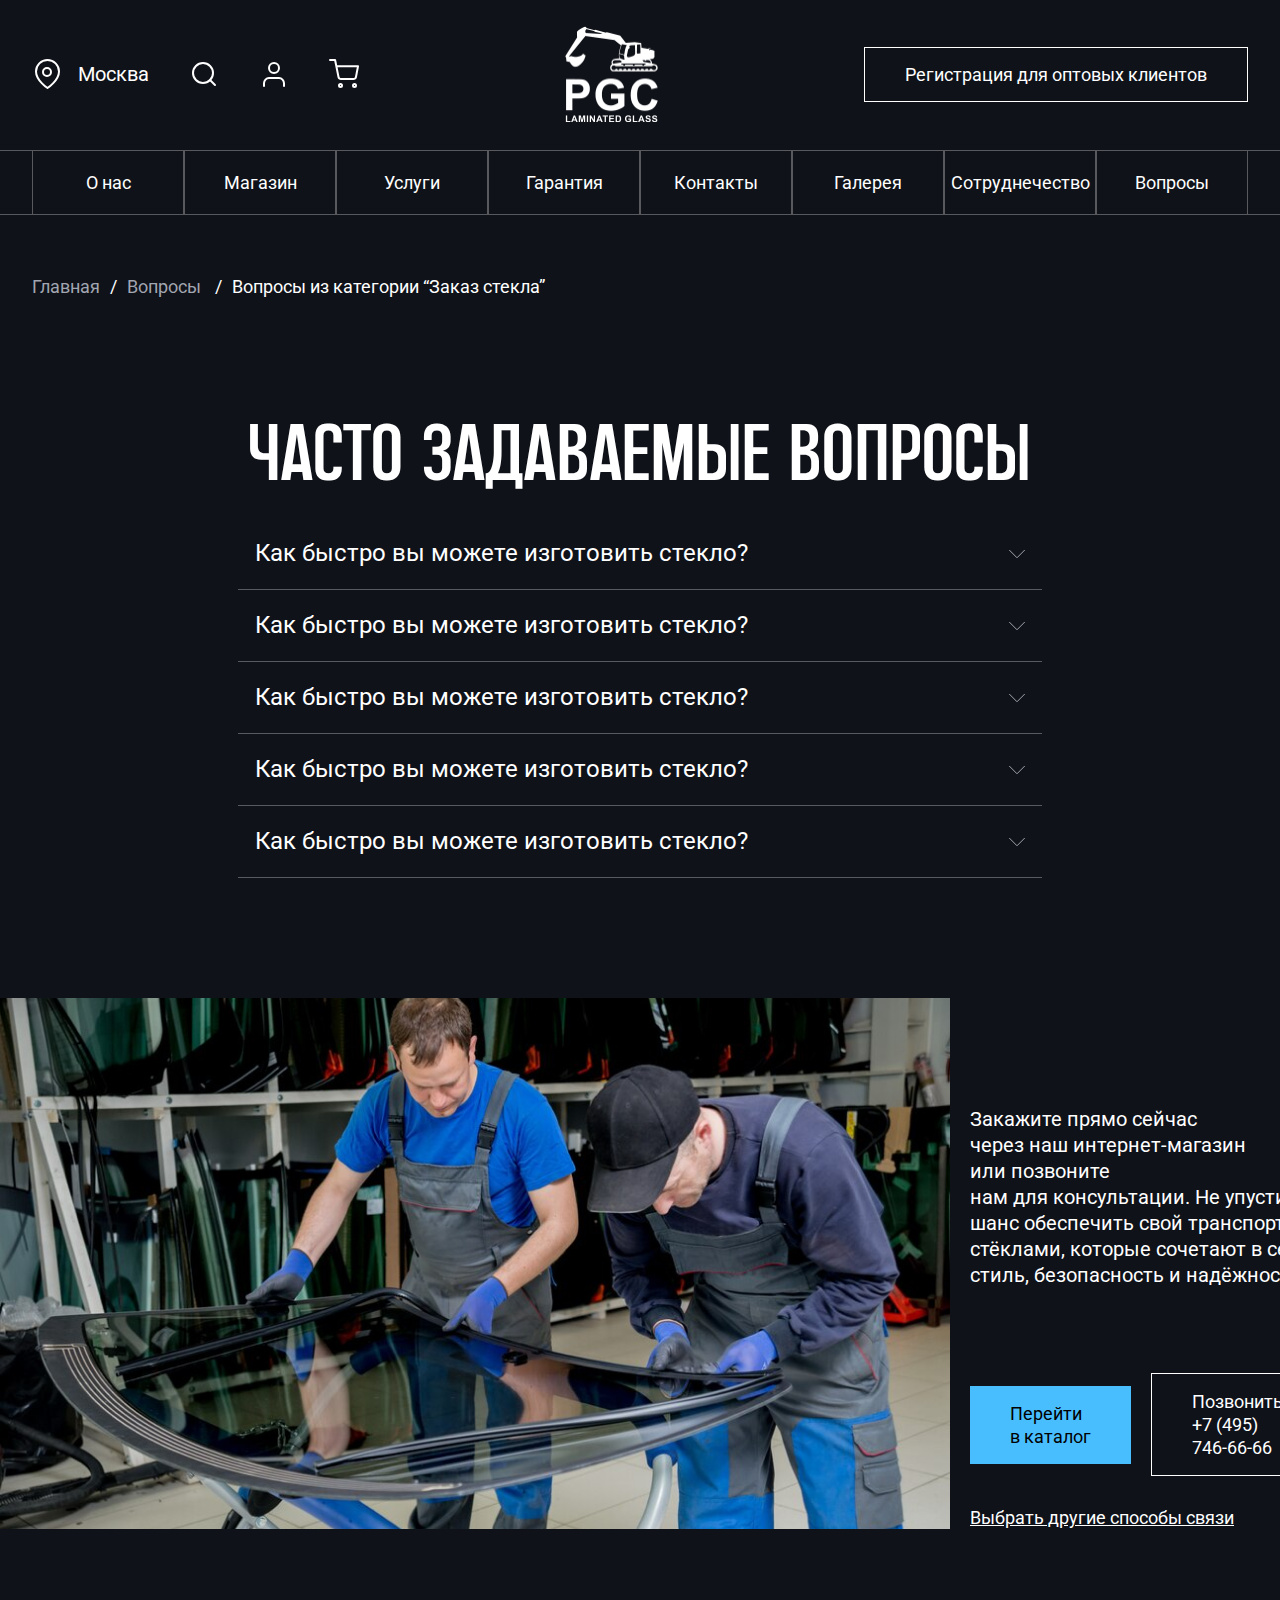
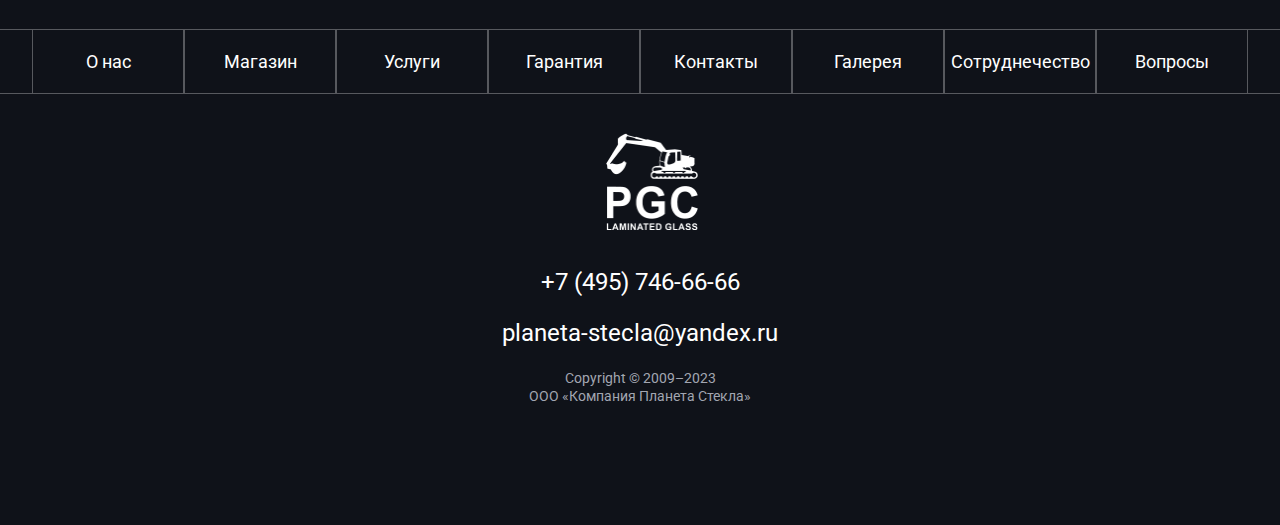
<file: faq-inside.html>
<html lang="en">
  <head>
    <meta charset="UTF-8" />
    <meta name="viewport" content="width=device-width, initial-scale=1.0" />
    <link rel="stylesheet" href="main.css" />
    <title>Услуги и цены</title>
  </head>
  <body>
    <header>
    <div class="wrap-content wrap-section">
      <div class="left-content">
        <div class="wrap1 flex-alg-cntr">
          <svg
            width="30"
            height="30"
            viewBox="0 0 30 30"
            fill="none"
            xmlns="http://www.w3.org/2000/svg"
          >
            <path
              d="M27 12.4545C27 21.3636 15.5 29 15.5 29C15.5 29 4 21.3636 4 12.4545C4 9.41661 5.2116 6.5031 7.36827 4.35496C9.52494 2.20681 12.45 1 15.5 1C18.55 1 21.4751 2.20681 23.6317 4.35496C25.7884 6.5031 27 9.41661 27 12.4545Z"
              stroke="white"
              stroke-width="2"
              stroke-linecap="round"
              stroke-linejoin="round"
            />
            <path
              d="M15 17C17.2091 17 19 15.2091 19 13C19 10.7909 17.2091 9 15 9C12.7909 9 11 10.7909 11 13C11 15.2091 12.7909 17 15 17Z"
              stroke="white"
              stroke-width="2"
              stroke-linecap="round"
              stroke-linejoin="round"
            />
          </svg>
    
          <p class="p1">Москва</p>
        </div>
        <div class="wrap2 flex-alg-cntr">
            <svg width="30" height="30" viewBox="0 0 30 30" fill="none" xmlns="http://www.w3.org/2000/svg">
                <path d="M14 24C19.5228 24 24 19.5228 24 14C24 8.47715 19.5228 4 14 4C8.47715 4 4 8.47715 4 14C4 19.5228 8.47715 24 14 24Z" stroke="white" stroke-width="2" stroke-linecap="round" stroke-linejoin="round"/>
                <path d="M26 26L21 21" stroke="white" stroke-width="2" stroke-linecap="round" stroke-linejoin="round"/>
                </svg>
            
                <svg width="30" height="30" viewBox="0 0 30 30" fill="none" xmlns="http://www.w3.org/2000/svg">
                <path d="M25 27V24.3333C25 22.9188 24.4732 21.5623 23.5355 20.5621C22.5979 19.5619 21.3261 19 20 19H10C8.67392 19 7.40215 19.5619 6.46447 20.5621C5.52678 21.5623 5 22.9188 5 24.3333V27" stroke="white" stroke-width="2" stroke-linecap="round" stroke-linejoin="round"/>
                <path d="M15 14C17.7614 14 20 11.7614 20 9C20 6.23858 17.7614 4 15 4C12.2386 4 10 6.23858 10 9C10 11.7614 12.2386 14 15 14Z" stroke="white" stroke-width="2" stroke-linecap="round" stroke-linejoin="round"/>
                </svg>
            
                
                <svg width="30" height="30" viewBox="0 0 30 30" fill="none" xmlns="http://www.w3.org/2000/svg">
                <path d="M11.5 28C12.3284 28 13 27.3284 13 26.5C13 25.6716 12.3284 25 11.5 25C10.6716 25 10 25.6716 10 26.5C10 27.3284 10.6716 28 11.5 28Z" stroke="white" stroke-width="2" stroke-linecap="round" stroke-linejoin="round"/>
                <path d="M25.5 28C26.3284 28 27 27.3284 27 26.5C27 25.6716 26.3284 25 25.5 25C24.6716 25 24 25.6716 24 26.5C24 27.3284 24.6716 28 25.5 28Z" stroke="white" stroke-width="2" stroke-linecap="round" stroke-linejoin="round"/>
                <path d="M1 1H6.09091L9.50182 17.9603C9.6182 18.5434 9.93697 19.0672 10.4023 19.4401C10.8677 19.8129 11.45 20.0109 12.0473 19.9995H24.4182C25.0155 20.0109 25.5978 19.8129 26.0631 19.4401C26.5285 19.0672 26.8473 18.5434 26.9636 17.9603L29 7.33318H7.36364" stroke="white" stroke-width="2" stroke-linecap="round" stroke-linejoin="round"/>
                </svg>
        </div>
      </div>
      <img class="logo" src="/img/logo.png" alt="" />
      <div class="right-content">
        <a class="button" href=""> Регистрация для оптовых клиентов </a>
      </div>
    </div>
    <div class="row-nav">
         <div class="wrap-content wrap-section">
            <div class="link-wrap">
                <a href="#">О нас</a>
            </div>
            <div class="link-wrap">
                <a href="#">Магазин</a>
            </div>
            <div class="link-wrap">
                <a href="#">Услуги</a>
            </div>
            <div class="link-wrap">
                <a href="#">Гарантия</a>
            </div>
            <div class="link-wrap">
                <a href="#">Контакты</a>
            </div>
            <div class="link-wrap">
                <a href="#">Галерея</a>
            </div>
            <div class="link-wrap">
                <a href="#">Сотруднечество</a>
            </div>
            <div class="link-wrap">
                <a href="#">Вопросы</a>
            </div>
         </div>
    </div>
    </header>

    <p class="bread-crumbs wrap-section"><a href="/">Главная</a><span>/</span><a href="#">Вопросы</a>
    <span>/</span>Вопросы из категории “Заказ стекла”</p>

    <section class="section-faq wrap-section">
        <h2 class="title-section">Часто задаваемые вопросы</h2>
        <div class="container">
            <div class="row faq-el">
                <div class="flex-alg-cntr">
                <p class="">Как быстро вы можете изготовить стекло?</p>
                    <svg width="16" height="10" viewBox="0 0 16 10" fill="none" xmlns="http://www.w3.org/2000/svg">
                        <path d="M0.5 1.25L8 8.75L15.5 1.25" stroke="#A2A6B1" stroke-linecap="round" stroke-linejoin="round"></path>
                    </svg>
                </div>
                <p class="answer">Изготовление стекла занимает ...</p> 
            </div>
            <div class="line"></div>
            <div class="row faq-el">
                <div class="flex-alg-cntr">
                <p class="">Как быстро вы можете изготовить стекло?</p>
                    <svg width="16" height="10" viewBox="0 0 16 10" fill="none" xmlns="http://www.w3.org/2000/svg">
                        <path d="M0.5 1.25L8 8.75L15.5 1.25" stroke="#A2A6B1" stroke-linecap="round" stroke-linejoin="round"></path>
                    </svg>
                </div>
                <p class="answer">Изготовление стекла занимает ...</p> 
            </div>
            <div class="line"></div>
            <div class="row faq-el">
                <div class="flex-alg-cntr">
                <p class="">Как быстро вы можете изготовить стекло?</p>
                    <svg width="16" height="10" viewBox="0 0 16 10" fill="none" xmlns="http://www.w3.org/2000/svg">
                        <path d="M0.5 1.25L8 8.75L15.5 1.25" stroke="#A2A6B1" stroke-linecap="round" stroke-linejoin="round"></path>
                    </svg>
                </div>
                <p class="answer">Изготовление стекла занимает ...</p> 
            </div>
            <div class="line"></div>
            <div class="row faq-el">
                <div class="flex-alg-cntr">
                <p class="">Как быстро вы можете изготовить стекло?</p>
                    <svg width="16" height="10" viewBox="0 0 16 10" fill="none" xmlns="http://www.w3.org/2000/svg">
                        <path d="M0.5 1.25L8 8.75L15.5 1.25" stroke="#A2A6B1" stroke-linecap="round" stroke-linejoin="round"></path>
                    </svg>
                </div>
                <p class="answer">Изготовление стекла занимает ...</p> 
            </div>
            <div class="line"></div>
            <div class="row faq-el">
                <div class="flex-alg-cntr">
                <p class="">Как быстро вы можете изготовить стекло?</p>
                    <svg width="16" height="10" viewBox="0 0 16 10" fill="none" xmlns="http://www.w3.org/2000/svg">
                        <path d="M0.5 1.25L8 8.75L15.5 1.25" stroke="#A2A6B1" stroke-linecap="round" stroke-linejoin="round"></path>
                    </svg>
                </div>
                <p class="answer">Изготовление стекла занимает ...</p> 
            </div>
            <div class="line"></div>
        </div>
    </section>

    <section class="last-section">

        <img src="img/last-section-img.png" alt="">

        <div class="right-content">
            <h2 class="title-section"></h2>
            <p class="desc">
                Закажите прямо сейчас через наш интернет-магазин или позвоните нам для консультации. Не упустите шанс обеспечить свой транспорт стёклами, которые сочетают в себе стиль, безопасность и надёжность!
            </p>
            <div class="flex-alg-cntr">
                <p class="button1">Перейти в каталог</p>
                <p class="button2">Позвонить: +7 (495) 746-66-66</p>
            </div>
            <a href="#" class="link">Выбрать другие способы связи</a>
        </div>
          
    </section>

    <footer>
        <div class="row-nav">
            <div class="wrap-content wrap-section">
               <div class="link-wrap">
                   <a href="#">О нас</a>
               </div>
               <div class="link-wrap">
                   <a href="#">Магазин</a>
               </div>
               <div class="link-wrap">
                   <a href="#">Услуги</a>
               </div>
               <div class="link-wrap">
                   <a href="#">Гарантия</a>
               </div>
               <div class="link-wrap">
                   <a href="#">Контакты</a>
               </div>
               <div class="link-wrap">
                   <a href="#">Галерея</a>
               </div>
               <div class="link-wrap">
                   <a href="#">Сотруднечество</a>
               </div>
               <div class="link-wrap">
                   <a href="#">Вопросы</a>
               </div>
            </div>
       </div>
       <div class="wrap-bottom-content">
        <img class="logo" src="img/logo.png" alt="">
        <div class="wrap-contacts-info">
            <a href="#" class="phone"> +7 (495) 746-66-66</a>
            <a href="#" class="mail">planeta-stecla@yandex.ru</a>
            <a href="#" class="copyright">Copyright © 2009–2023 <br> ООО «Компания Планета Стекла»</a>
        </div>
       </div>
    </footer>
    <script src="faq.js"></script>
  </body>
</html>
</file>
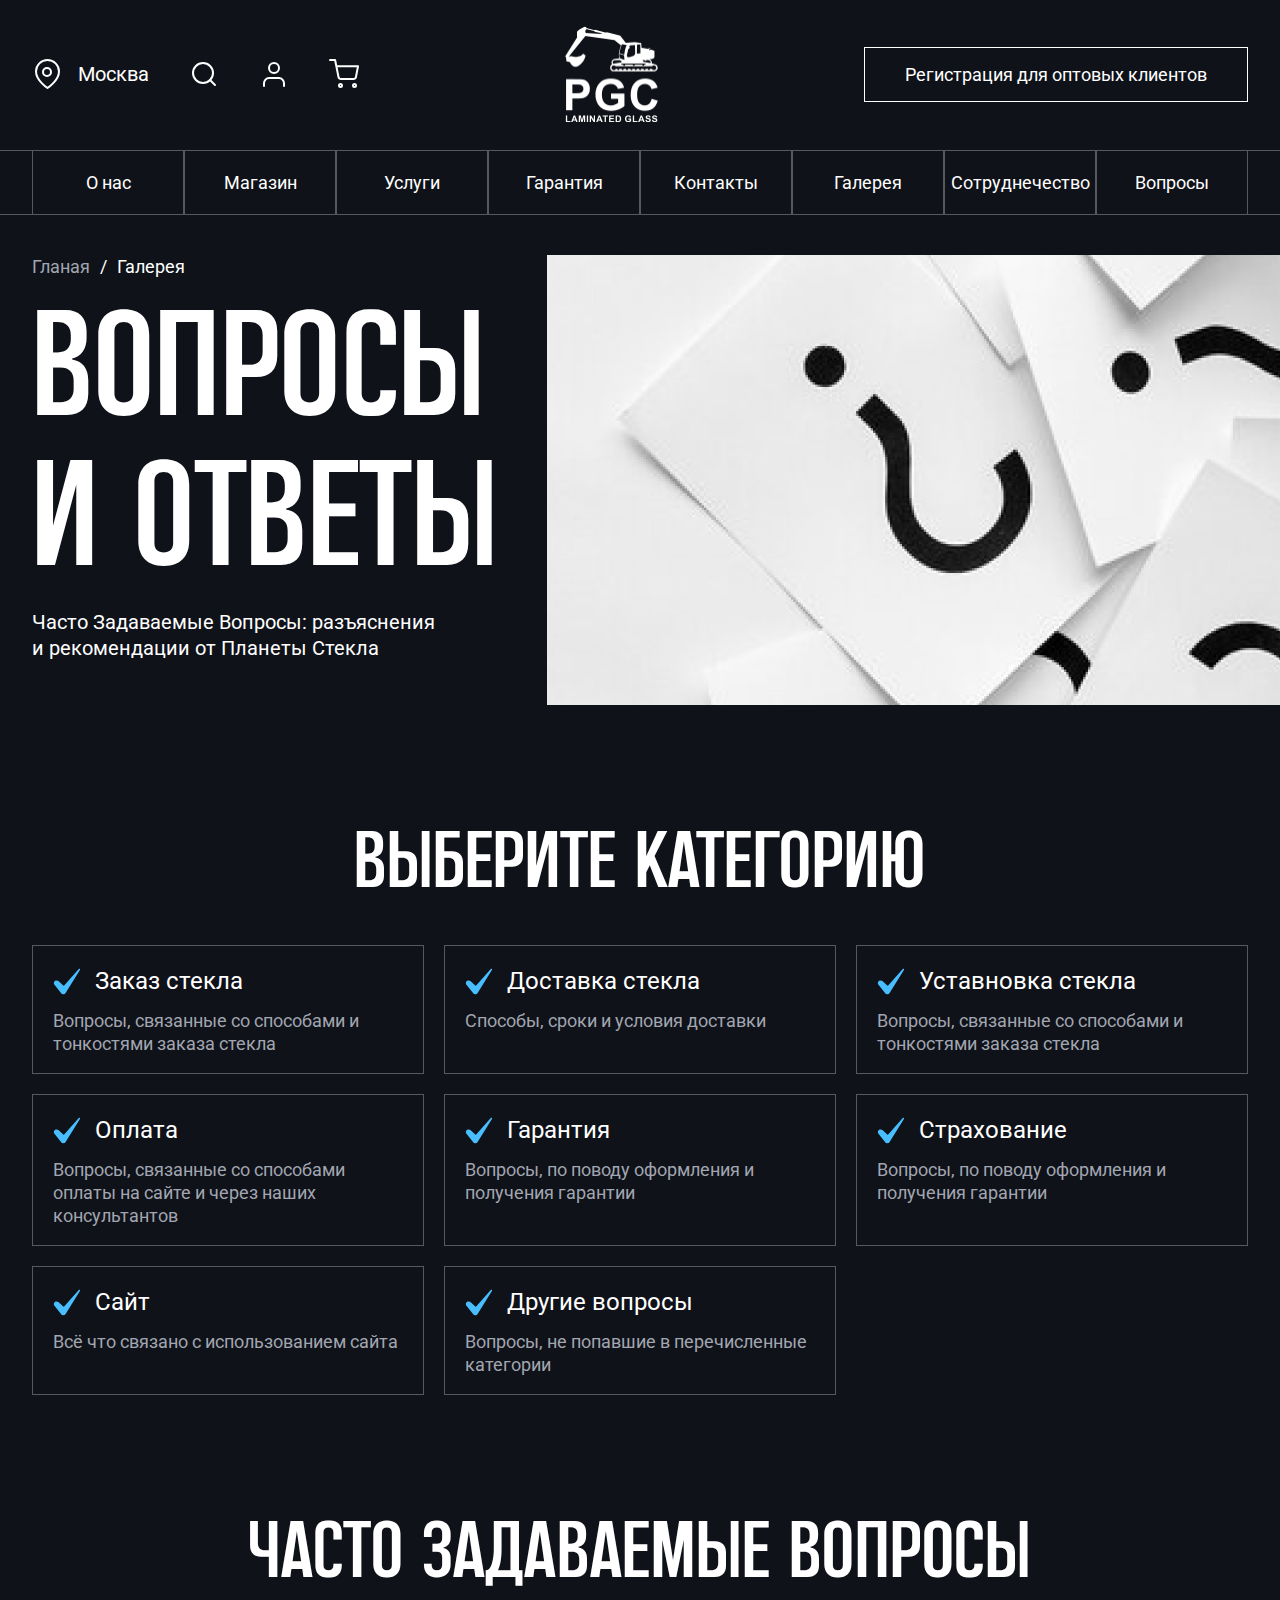
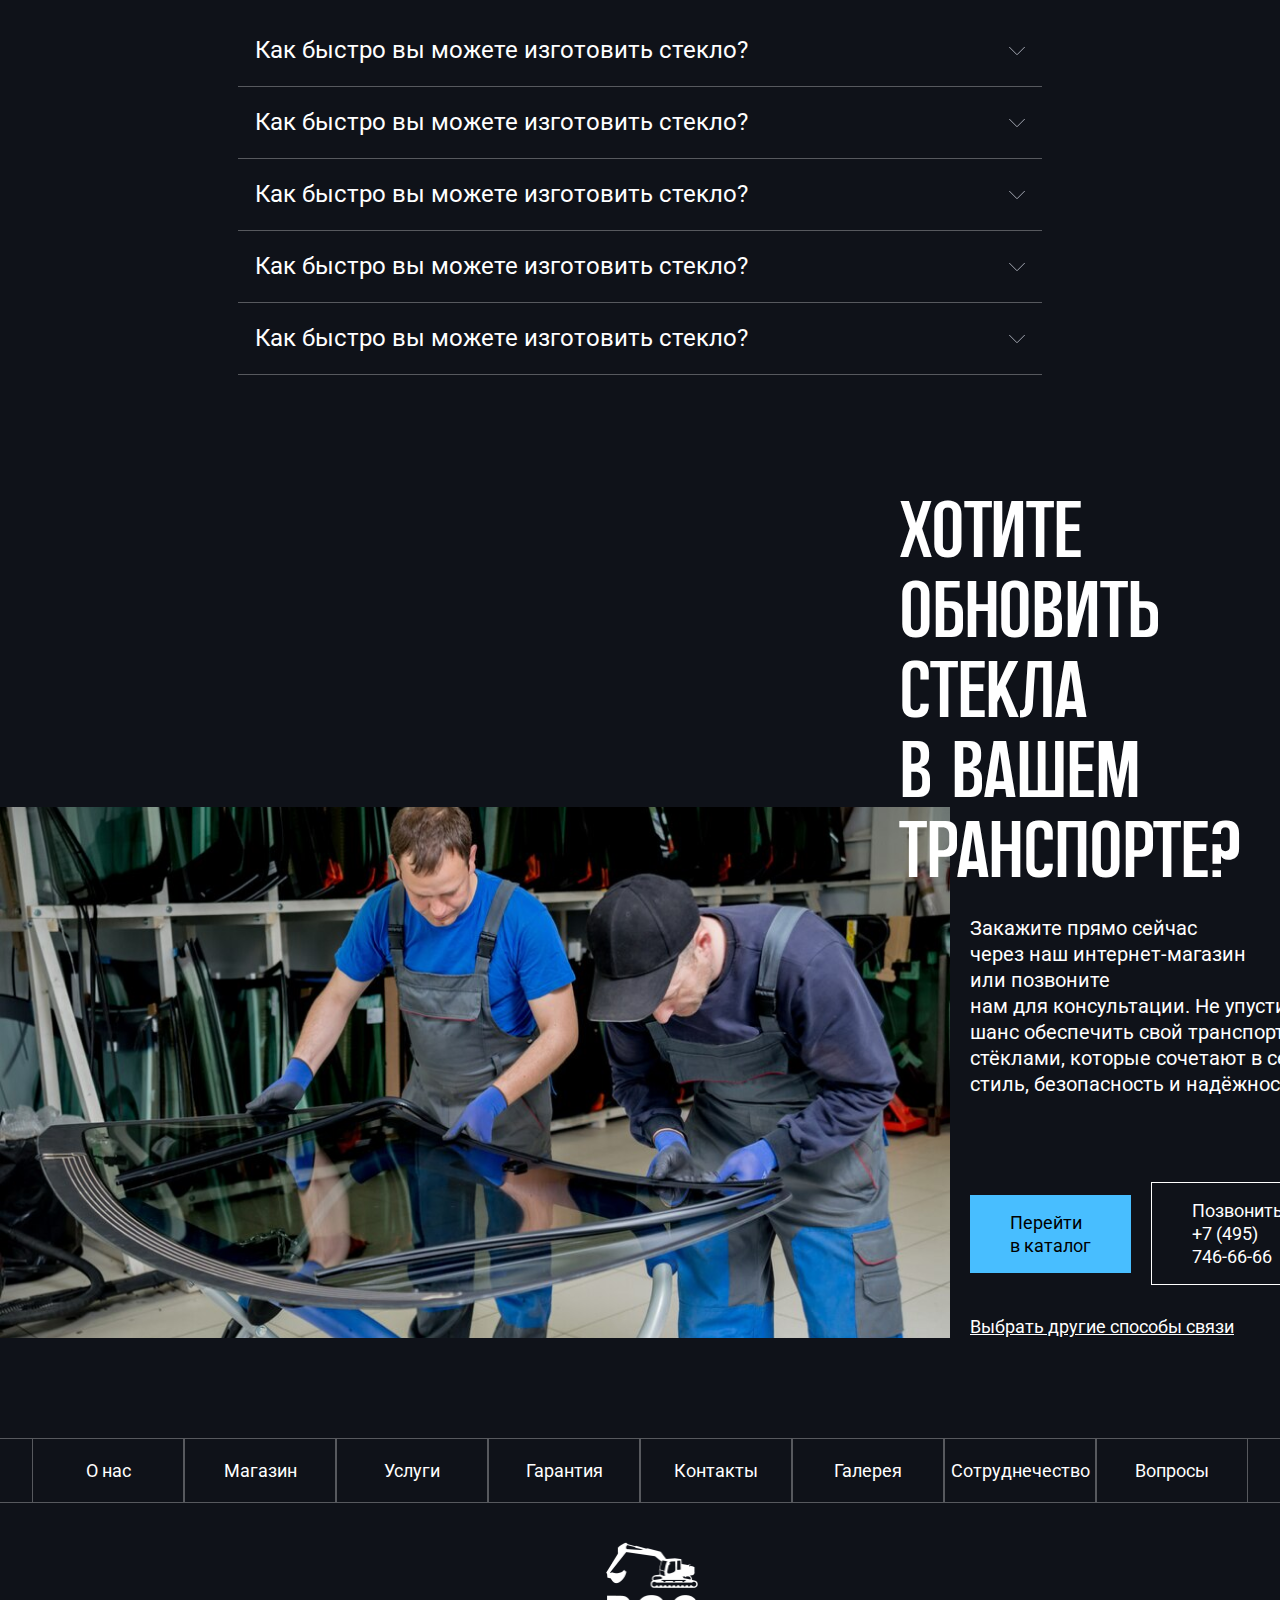
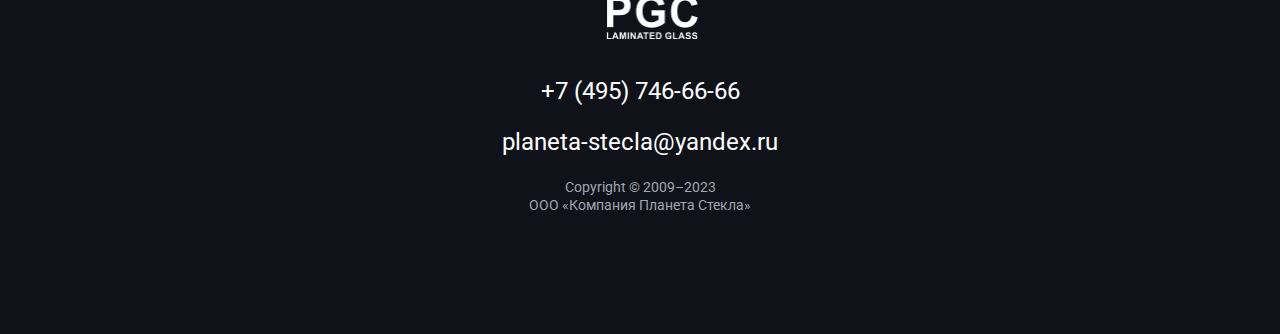
<file: faq.html>
<html lang="en">
  <head>
    <meta charset="UTF-8" />
    <meta name="viewport" content="width=device-width, initial-scale=1.0" />
    <link rel="stylesheet" href="main.css" />
    <title>Вопросы и ответы</title>
  </head>
  <body>
    <header>
    <div class="wrap-content wrap-section">
      <div class="left-content">
        <div class="wrap1 flex-alg-cntr">
          <svg
            width="30"
            height="30"
            viewBox="0 0 30 30"
            fill="none"
            xmlns="http://www.w3.org/2000/svg"
          >
            <path
              d="M27 12.4545C27 21.3636 15.5 29 15.5 29C15.5 29 4 21.3636 4 12.4545C4 9.41661 5.2116 6.5031 7.36827 4.35496C9.52494 2.20681 12.45 1 15.5 1C18.55 1 21.4751 2.20681 23.6317 4.35496C25.7884 6.5031 27 9.41661 27 12.4545Z"
              stroke="white"
              stroke-width="2"
              stroke-linecap="round"
              stroke-linejoin="round"
            />
            <path
              d="M15 17C17.2091 17 19 15.2091 19 13C19 10.7909 17.2091 9 15 9C12.7909 9 11 10.7909 11 13C11 15.2091 12.7909 17 15 17Z"
              stroke="white"
              stroke-width="2"
              stroke-linecap="round"
              stroke-linejoin="round"
            />
          </svg>
    
          <p class="p1">Москва</p>
        </div>
        <div class="wrap2 flex-alg-cntr">
            <svg width="30" height="30" viewBox="0 0 30 30" fill="none" xmlns="http://www.w3.org/2000/svg">
                <path d="M14 24C19.5228 24 24 19.5228 24 14C24 8.47715 19.5228 4 14 4C8.47715 4 4 8.47715 4 14C4 19.5228 8.47715 24 14 24Z" stroke="white" stroke-width="2" stroke-linecap="round" stroke-linejoin="round"/>
                <path d="M26 26L21 21" stroke="white" stroke-width="2" stroke-linecap="round" stroke-linejoin="round"/>
                </svg>
            
                <svg width="30" height="30" viewBox="0 0 30 30" fill="none" xmlns="http://www.w3.org/2000/svg">
                <path d="M25 27V24.3333C25 22.9188 24.4732 21.5623 23.5355 20.5621C22.5979 19.5619 21.3261 19 20 19H10C8.67392 19 7.40215 19.5619 6.46447 20.5621C5.52678 21.5623 5 22.9188 5 24.3333V27" stroke="white" stroke-width="2" stroke-linecap="round" stroke-linejoin="round"/>
                <path d="M15 14C17.7614 14 20 11.7614 20 9C20 6.23858 17.7614 4 15 4C12.2386 4 10 6.23858 10 9C10 11.7614 12.2386 14 15 14Z" stroke="white" stroke-width="2" stroke-linecap="round" stroke-linejoin="round"/>
                </svg>
            
                
                <svg width="30" height="30" viewBox="0 0 30 30" fill="none" xmlns="http://www.w3.org/2000/svg">
                <path d="M11.5 28C12.3284 28 13 27.3284 13 26.5C13 25.6716 12.3284 25 11.5 25C10.6716 25 10 25.6716 10 26.5C10 27.3284 10.6716 28 11.5 28Z" stroke="white" stroke-width="2" stroke-linecap="round" stroke-linejoin="round"/>
                <path d="M25.5 28C26.3284 28 27 27.3284 27 26.5C27 25.6716 26.3284 25 25.5 25C24.6716 25 24 25.6716 24 26.5C24 27.3284 24.6716 28 25.5 28Z" stroke="white" stroke-width="2" stroke-linecap="round" stroke-linejoin="round"/>
                <path d="M1 1H6.09091L9.50182 17.9603C9.6182 18.5434 9.93697 19.0672 10.4023 19.4401C10.8677 19.8129 11.45 20.0109 12.0473 19.9995H24.4182C25.0155 20.0109 25.5978 19.8129 26.0631 19.4401C26.5285 19.0672 26.8473 18.5434 26.9636 17.9603L29 7.33318H7.36364" stroke="white" stroke-width="2" stroke-linecap="round" stroke-linejoin="round"/>
                </svg>
        </div>
      </div>
      <img class="logo" src="/img/logo.png" alt="" />
      <div class="right-content">
        <a class="button" href=""> Регистрация для оптовых клиентов </a>
      </div>
    </div>
    <div class="row-nav">
         <div class="wrap-content wrap-section">
            <div class="link-wrap">
                <a href="#">О нас</a>
            </div>
            <div class="link-wrap">
                <a href="#">Магазин</a>
            </div>
            <div class="link-wrap">
                <a href="#">Услуги</a>
            </div>
            <div class="link-wrap">
                <a href="#">Гарантия</a>
            </div>
            <div class="link-wrap">
                <a href="#">Контакты</a>
            </div>
            <div class="link-wrap">
                <a href="#">Галерея</a>
            </div>
            <div class="link-wrap">
                <a href="#">Сотруднечество</a>
            </div>
            <div class="link-wrap">
                <a href="#">Вопросы</a>
            </div>
         </div>
    </div>
    </header>

    <section class="section-shop wrap-section flex-alg-cntr">
        <p class="bread-crumbs"><a href="/">Гланая</a><span>/</span>Галерея</p>
        <div class="left-content">
            <h1 class="title-page">ВОпросы и ответы</h1>
            <p class="desc">
                Часто Задаваемые Вопросы: разъяснения и рекомендации от Планеты Стекла
            </p>
        </div>
        <img src="img/questions-answers.png" alt="">
    </section>


    <section class="section-select-category2 wrap-section">
        <h2 class="title-section">Выберите категорию</h2>
        <div class="grid">
            <div class="container">
                <p class="title-container">           
                    <svg width="28" height="27" viewBox="0 0 28 27" fill="none" xmlns="http://www.w3.org/2000/svg">
                        <path d="M3.58203 12.3897C3.06427 12.3911 2.5575 12.5392 2.12035 12.8166C1.6832 13.0941 1.33354 13.4896 1.11181 13.9575C0.890087 14.4254 0.805361 14.9465 0.867437 15.4605C0.929512 15.9745 1.13585 16.4605 1.46259 16.8621L8.42778 25.3945C8.67612 25.7028 8.99446 25.9475 9.35635 26.1081C9.71823 26.2688 10.1132 26.3407 10.5085 26.3181C11.3539 26.2726 12.1172 25.8204 12.6038 25.0768L27.0723 1.77534C27.0747 1.77145 27.0772 1.7676 27.0797 1.76381C27.2155 1.55536 27.1714 1.14229 26.8912 0.882787C26.8142 0.811525 26.7235 0.756776 26.6246 0.721912C26.5256 0.687048 26.4206 0.672806 26.316 0.680065C26.2113 0.687323 26.1093 0.715928 26.0161 0.764118C25.9229 0.812307 25.8406 0.879061 25.7742 0.960268C25.769 0.966653 25.7636 0.972941 25.7581 0.979133L11.1665 17.4655C11.111 17.5283 11.0435 17.5793 10.9681 17.6158C10.8927 17.6522 10.8108 17.6733 10.7271 17.6779C10.6434 17.6824 10.5597 17.6703 10.4808 17.6421C10.4019 17.614 10.3293 17.5705 10.2674 17.5142L5.42466 13.1073C4.92171 12.6462 4.26433 12.3902 3.58203 12.3897Z" fill="#48BEFF"></path>
                    </svg>    
                    Заказ стекла
                </p>
                <p class="txt-info">
                    Вопросы, связанные со способами и тонкостями заказа стекла
                </p>
            </div>
            <div class="container">
                <p class="title-container">           
                    <svg width="28" height="27" viewBox="0 0 28 27" fill="none" xmlns="http://www.w3.org/2000/svg">
                        <path d="M3.58203 12.3897C3.06427 12.3911 2.5575 12.5392 2.12035 12.8166C1.6832 13.0941 1.33354 13.4896 1.11181 13.9575C0.890087 14.4254 0.805361 14.9465 0.867437 15.4605C0.929512 15.9745 1.13585 16.4605 1.46259 16.8621L8.42778 25.3945C8.67612 25.7028 8.99446 25.9475 9.35635 26.1081C9.71823 26.2688 10.1132 26.3407 10.5085 26.3181C11.3539 26.2726 12.1172 25.8204 12.6038 25.0768L27.0723 1.77534C27.0747 1.77145 27.0772 1.7676 27.0797 1.76381C27.2155 1.55536 27.1714 1.14229 26.8912 0.882787C26.8142 0.811525 26.7235 0.756776 26.6246 0.721912C26.5256 0.687048 26.4206 0.672806 26.316 0.680065C26.2113 0.687323 26.1093 0.715928 26.0161 0.764118C25.9229 0.812307 25.8406 0.879061 25.7742 0.960268C25.769 0.966653 25.7636 0.972941 25.7581 0.979133L11.1665 17.4655C11.111 17.5283 11.0435 17.5793 10.9681 17.6158C10.8927 17.6522 10.8108 17.6733 10.7271 17.6779C10.6434 17.6824 10.5597 17.6703 10.4808 17.6421C10.4019 17.614 10.3293 17.5705 10.2674 17.5142L5.42466 13.1073C4.92171 12.6462 4.26433 12.3902 3.58203 12.3897Z" fill="#48BEFF"></path>
                    </svg>    
                    Доставка стекла
                </p>
                <p class="txt-info">
                    Способы, сроки и условия доставки
                </p>
            </div>
            <div class="container">
                <p class="title-container">           
                    <svg width="28" height="27" viewBox="0 0 28 27" fill="none" xmlns="http://www.w3.org/2000/svg">
                        <path d="M3.58203 12.3897C3.06427 12.3911 2.5575 12.5392 2.12035 12.8166C1.6832 13.0941 1.33354 13.4896 1.11181 13.9575C0.890087 14.4254 0.805361 14.9465 0.867437 15.4605C0.929512 15.9745 1.13585 16.4605 1.46259 16.8621L8.42778 25.3945C8.67612 25.7028 8.99446 25.9475 9.35635 26.1081C9.71823 26.2688 10.1132 26.3407 10.5085 26.3181C11.3539 26.2726 12.1172 25.8204 12.6038 25.0768L27.0723 1.77534C27.0747 1.77145 27.0772 1.7676 27.0797 1.76381C27.2155 1.55536 27.1714 1.14229 26.8912 0.882787C26.8142 0.811525 26.7235 0.756776 26.6246 0.721912C26.5256 0.687048 26.4206 0.672806 26.316 0.680065C26.2113 0.687323 26.1093 0.715928 26.0161 0.764118C25.9229 0.812307 25.8406 0.879061 25.7742 0.960268C25.769 0.966653 25.7636 0.972941 25.7581 0.979133L11.1665 17.4655C11.111 17.5283 11.0435 17.5793 10.9681 17.6158C10.8927 17.6522 10.8108 17.6733 10.7271 17.6779C10.6434 17.6824 10.5597 17.6703 10.4808 17.6421C10.4019 17.614 10.3293 17.5705 10.2674 17.5142L5.42466 13.1073C4.92171 12.6462 4.26433 12.3902 3.58203 12.3897Z" fill="#48BEFF"></path>
                    </svg>    
                    Уставновка стекла
                </p>
                <p class="txt-info">
                    Вопросы, связанные со способами и тонкостями заказа стекла
                </p>
            </div>
            <div class="container">
                <p class="title-container">           
                    <svg width="28" height="27" viewBox="0 0 28 27" fill="none" xmlns="http://www.w3.org/2000/svg">
                        <path d="M3.58203 12.3897C3.06427 12.3911 2.5575 12.5392 2.12035 12.8166C1.6832 13.0941 1.33354 13.4896 1.11181 13.9575C0.890087 14.4254 0.805361 14.9465 0.867437 15.4605C0.929512 15.9745 1.13585 16.4605 1.46259 16.8621L8.42778 25.3945C8.67612 25.7028 8.99446 25.9475 9.35635 26.1081C9.71823 26.2688 10.1132 26.3407 10.5085 26.3181C11.3539 26.2726 12.1172 25.8204 12.6038 25.0768L27.0723 1.77534C27.0747 1.77145 27.0772 1.7676 27.0797 1.76381C27.2155 1.55536 27.1714 1.14229 26.8912 0.882787C26.8142 0.811525 26.7235 0.756776 26.6246 0.721912C26.5256 0.687048 26.4206 0.672806 26.316 0.680065C26.2113 0.687323 26.1093 0.715928 26.0161 0.764118C25.9229 0.812307 25.8406 0.879061 25.7742 0.960268C25.769 0.966653 25.7636 0.972941 25.7581 0.979133L11.1665 17.4655C11.111 17.5283 11.0435 17.5793 10.9681 17.6158C10.8927 17.6522 10.8108 17.6733 10.7271 17.6779C10.6434 17.6824 10.5597 17.6703 10.4808 17.6421C10.4019 17.614 10.3293 17.5705 10.2674 17.5142L5.42466 13.1073C4.92171 12.6462 4.26433 12.3902 3.58203 12.3897Z" fill="#48BEFF"></path>
                    </svg>    
                    Оплата
                </p>
                <p class="txt-info">
                    Вопросы, связанные со способами оплаты на сайте и через наших консультантов
                </p>
            </div>
            <div class="container">
                <p class="title-container">           
                    <svg width="28" height="27" viewBox="0 0 28 27" fill="none" xmlns="http://www.w3.org/2000/svg">
                        <path d="M3.58203 12.3897C3.06427 12.3911 2.5575 12.5392 2.12035 12.8166C1.6832 13.0941 1.33354 13.4896 1.11181 13.9575C0.890087 14.4254 0.805361 14.9465 0.867437 15.4605C0.929512 15.9745 1.13585 16.4605 1.46259 16.8621L8.42778 25.3945C8.67612 25.7028 8.99446 25.9475 9.35635 26.1081C9.71823 26.2688 10.1132 26.3407 10.5085 26.3181C11.3539 26.2726 12.1172 25.8204 12.6038 25.0768L27.0723 1.77534C27.0747 1.77145 27.0772 1.7676 27.0797 1.76381C27.2155 1.55536 27.1714 1.14229 26.8912 0.882787C26.8142 0.811525 26.7235 0.756776 26.6246 0.721912C26.5256 0.687048 26.4206 0.672806 26.316 0.680065C26.2113 0.687323 26.1093 0.715928 26.0161 0.764118C25.9229 0.812307 25.8406 0.879061 25.7742 0.960268C25.769 0.966653 25.7636 0.972941 25.7581 0.979133L11.1665 17.4655C11.111 17.5283 11.0435 17.5793 10.9681 17.6158C10.8927 17.6522 10.8108 17.6733 10.7271 17.6779C10.6434 17.6824 10.5597 17.6703 10.4808 17.6421C10.4019 17.614 10.3293 17.5705 10.2674 17.5142L5.42466 13.1073C4.92171 12.6462 4.26433 12.3902 3.58203 12.3897Z" fill="#48BEFF"></path>
                    </svg>    
                    Гарантия
                </p>
                <p class="txt-info">
                    Вопросы, по поводу оформления и получения гарантии 
                </p>
            </div>
            <div class="container">
                <p class="title-container">           
                    <svg width="28" height="27" viewBox="0 0 28 27" fill="none" xmlns="http://www.w3.org/2000/svg">
                        <path d="M3.58203 12.3897C3.06427 12.3911 2.5575 12.5392 2.12035 12.8166C1.6832 13.0941 1.33354 13.4896 1.11181 13.9575C0.890087 14.4254 0.805361 14.9465 0.867437 15.4605C0.929512 15.9745 1.13585 16.4605 1.46259 16.8621L8.42778 25.3945C8.67612 25.7028 8.99446 25.9475 9.35635 26.1081C9.71823 26.2688 10.1132 26.3407 10.5085 26.3181C11.3539 26.2726 12.1172 25.8204 12.6038 25.0768L27.0723 1.77534C27.0747 1.77145 27.0772 1.7676 27.0797 1.76381C27.2155 1.55536 27.1714 1.14229 26.8912 0.882787C26.8142 0.811525 26.7235 0.756776 26.6246 0.721912C26.5256 0.687048 26.4206 0.672806 26.316 0.680065C26.2113 0.687323 26.1093 0.715928 26.0161 0.764118C25.9229 0.812307 25.8406 0.879061 25.7742 0.960268C25.769 0.966653 25.7636 0.972941 25.7581 0.979133L11.1665 17.4655C11.111 17.5283 11.0435 17.5793 10.9681 17.6158C10.8927 17.6522 10.8108 17.6733 10.7271 17.6779C10.6434 17.6824 10.5597 17.6703 10.4808 17.6421C10.4019 17.614 10.3293 17.5705 10.2674 17.5142L5.42466 13.1073C4.92171 12.6462 4.26433 12.3902 3.58203 12.3897Z" fill="#48BEFF"></path>
                    </svg>    
                    Страхование
                </p>
                <p class="txt-info">
                    Вопросы, по поводу оформления и получения гарантии 
                </p>
            </div>
            <div class="container">
                <p class="title-container">           
                    <svg width="28" height="27" viewBox="0 0 28 27" fill="none" xmlns="http://www.w3.org/2000/svg">
                        <path d="M3.58203 12.3897C3.06427 12.3911 2.5575 12.5392 2.12035 12.8166C1.6832 13.0941 1.33354 13.4896 1.11181 13.9575C0.890087 14.4254 0.805361 14.9465 0.867437 15.4605C0.929512 15.9745 1.13585 16.4605 1.46259 16.8621L8.42778 25.3945C8.67612 25.7028 8.99446 25.9475 9.35635 26.1081C9.71823 26.2688 10.1132 26.3407 10.5085 26.3181C11.3539 26.2726 12.1172 25.8204 12.6038 25.0768L27.0723 1.77534C27.0747 1.77145 27.0772 1.7676 27.0797 1.76381C27.2155 1.55536 27.1714 1.14229 26.8912 0.882787C26.8142 0.811525 26.7235 0.756776 26.6246 0.721912C26.5256 0.687048 26.4206 0.672806 26.316 0.680065C26.2113 0.687323 26.1093 0.715928 26.0161 0.764118C25.9229 0.812307 25.8406 0.879061 25.7742 0.960268C25.769 0.966653 25.7636 0.972941 25.7581 0.979133L11.1665 17.4655C11.111 17.5283 11.0435 17.5793 10.9681 17.6158C10.8927 17.6522 10.8108 17.6733 10.7271 17.6779C10.6434 17.6824 10.5597 17.6703 10.4808 17.6421C10.4019 17.614 10.3293 17.5705 10.2674 17.5142L5.42466 13.1073C4.92171 12.6462 4.26433 12.3902 3.58203 12.3897Z" fill="#48BEFF"></path>
                    </svg>    
                    Сайт
                </p>
                <p class="txt-info">
                    Всё что связано с использованием сайта
                </p>
            </div>
            <div class="container">
                <p class="title-container">           
                    <svg width="28" height="27" viewBox="0 0 28 27" fill="none" xmlns="http://www.w3.org/2000/svg">
                        <path d="M3.58203 12.3897C3.06427 12.3911 2.5575 12.5392 2.12035 12.8166C1.6832 13.0941 1.33354 13.4896 1.11181 13.9575C0.890087 14.4254 0.805361 14.9465 0.867437 15.4605C0.929512 15.9745 1.13585 16.4605 1.46259 16.8621L8.42778 25.3945C8.67612 25.7028 8.99446 25.9475 9.35635 26.1081C9.71823 26.2688 10.1132 26.3407 10.5085 26.3181C11.3539 26.2726 12.1172 25.8204 12.6038 25.0768L27.0723 1.77534C27.0747 1.77145 27.0772 1.7676 27.0797 1.76381C27.2155 1.55536 27.1714 1.14229 26.8912 0.882787C26.8142 0.811525 26.7235 0.756776 26.6246 0.721912C26.5256 0.687048 26.4206 0.672806 26.316 0.680065C26.2113 0.687323 26.1093 0.715928 26.0161 0.764118C25.9229 0.812307 25.8406 0.879061 25.7742 0.960268C25.769 0.966653 25.7636 0.972941 25.7581 0.979133L11.1665 17.4655C11.111 17.5283 11.0435 17.5793 10.9681 17.6158C10.8927 17.6522 10.8108 17.6733 10.7271 17.6779C10.6434 17.6824 10.5597 17.6703 10.4808 17.6421C10.4019 17.614 10.3293 17.5705 10.2674 17.5142L5.42466 13.1073C4.92171 12.6462 4.26433 12.3902 3.58203 12.3897Z" fill="#48BEFF"></path>
                    </svg>    
                    Другие вопросы
                </p>
                <p class="txt-info">
                    Вопросы, не попавшие в перечисленные категории
                </p>
            </div>
        </div>
    </section>

    <section class="section-faq wrap-section">
        <h2 class="title-section">Часто задаваемые вопросы</h2>
        <div class="container">
            <div class="row faq-el">
                <div class="flex-alg-cntr">
                <p class="">Как быстро вы можете изготовить стекло?</p>
                    <svg width="16" height="10" viewBox="0 0 16 10" fill="none" xmlns="http://www.w3.org/2000/svg">
                        <path d="M0.5 1.25L8 8.75L15.5 1.25" stroke="#A2A6B1" stroke-linecap="round" stroke-linejoin="round"></path>
                    </svg>
                </div>
                <p class="answer">Изготовление стекла занимает ...</p> 
            </div>
            <div class="line"></div>
            <div class="row faq-el">
                <div class="flex-alg-cntr">
                <p class="">Как быстро вы можете изготовить стекло?</p>
                    <svg width="16" height="10" viewBox="0 0 16 10" fill="none" xmlns="http://www.w3.org/2000/svg">
                        <path d="M0.5 1.25L8 8.75L15.5 1.25" stroke="#A2A6B1" stroke-linecap="round" stroke-linejoin="round"></path>
                    </svg>
                </div>
                <p class="answer">Изготовление стекла занимает ...</p> 
            </div>
            <div class="line"></div>
            <div class="row faq-el">
                <div class="flex-alg-cntr">
                <p class="">Как быстро вы можете изготовить стекло?</p>
                    <svg width="16" height="10" viewBox="0 0 16 10" fill="none" xmlns="http://www.w3.org/2000/svg">
                        <path d="M0.5 1.25L8 8.75L15.5 1.25" stroke="#A2A6B1" stroke-linecap="round" stroke-linejoin="round"></path>
                    </svg>
                </div>
                <p class="answer">Изготовление стекла занимает ...</p> 
            </div>
            <div class="line"></div>
            <div class="row faq-el">
                <div class="flex-alg-cntr">
                <p class="">Как быстро вы можете изготовить стекло?</p>
                    <svg width="16" height="10" viewBox="0 0 16 10" fill="none" xmlns="http://www.w3.org/2000/svg">
                        <path d="M0.5 1.25L8 8.75L15.5 1.25" stroke="#A2A6B1" stroke-linecap="round" stroke-linejoin="round"></path>
                    </svg>
                </div>
                <p class="answer">Изготовление стекла занимает ...</p> 
            </div>
            <div class="line"></div>
            <div class="row faq-el">
                <div class="flex-alg-cntr">
                <p class="">Как быстро вы можете изготовить стекло?</p>
                    <svg width="16" height="10" viewBox="0 0 16 10" fill="none" xmlns="http://www.w3.org/2000/svg">
                        <path d="M0.5 1.25L8 8.75L15.5 1.25" stroke="#A2A6B1" stroke-linecap="round" stroke-linejoin="round"></path>
                    </svg>
                </div>
                <p class="answer">Изготовление стекла занимает ...</p> 
            </div>
            <div class="line"></div>
        </div>
    </section>

    <section class="last-section">

        <img src="img/last-section-img.png" alt="">

        <div class="right-content">
            <h2 class="title-section">Хотите обновить стекла в вашем транспорте?</h2>
            <p class="desc">
                Закажите прямо сейчас через наш интернет-магазин или позвоните нам для консультации. Не упустите шанс обеспечить свой транспорт стёклами, которые сочетают в себе стиль, безопасность и надёжность!
            </p>
            <div class="flex-alg-cntr">
                <p class="button1">Перейти в каталог</p>
                <p class="button2">Позвонить: +7 (495) 746-66-66</p>
            </div>
            <a href="#" class="link">Выбрать другие способы связи</a>
        </div>
          
    </section>

    <footer>
        <div class="row-nav">
            <div class="wrap-content wrap-section">
               <div class="link-wrap">
                   <a href="#">О нас</a>
               </div>
               <div class="link-wrap">
                   <a href="#">Магазин</a>
               </div>
               <div class="link-wrap">
                   <a href="#">Услуги</a>
               </div>
               <div class="link-wrap">
                   <a href="#">Гарантия</a>
               </div>
               <div class="link-wrap">
                   <a href="#">Контакты</a>
               </div>
               <div class="link-wrap">
                   <a href="#">Галерея</a>
               </div>
               <div class="link-wrap">
                   <a href="#">Сотруднечество</a>
               </div>
               <div class="link-wrap">
                   <a href="#">Вопросы</a>
               </div>
            </div>
       </div>
       <div class="wrap-bottom-content">
        <img class="logo" src="img/logo.png" alt="">
        <div class="wrap-contacts-info">
            <a href="#" class="phone"> +7 (495) 746-66-66</a>
            <a href="#" class="mail">planeta-stecla@yandex.ru</a>
            <a href="#" class="copyright">Copyright © 2009–2023 <br> ООО «Компания Планета Стекла»</a>
        </div>
       </div>
    </footer>

<script src="faq.js"></script>

  </body>
</html>
</file>
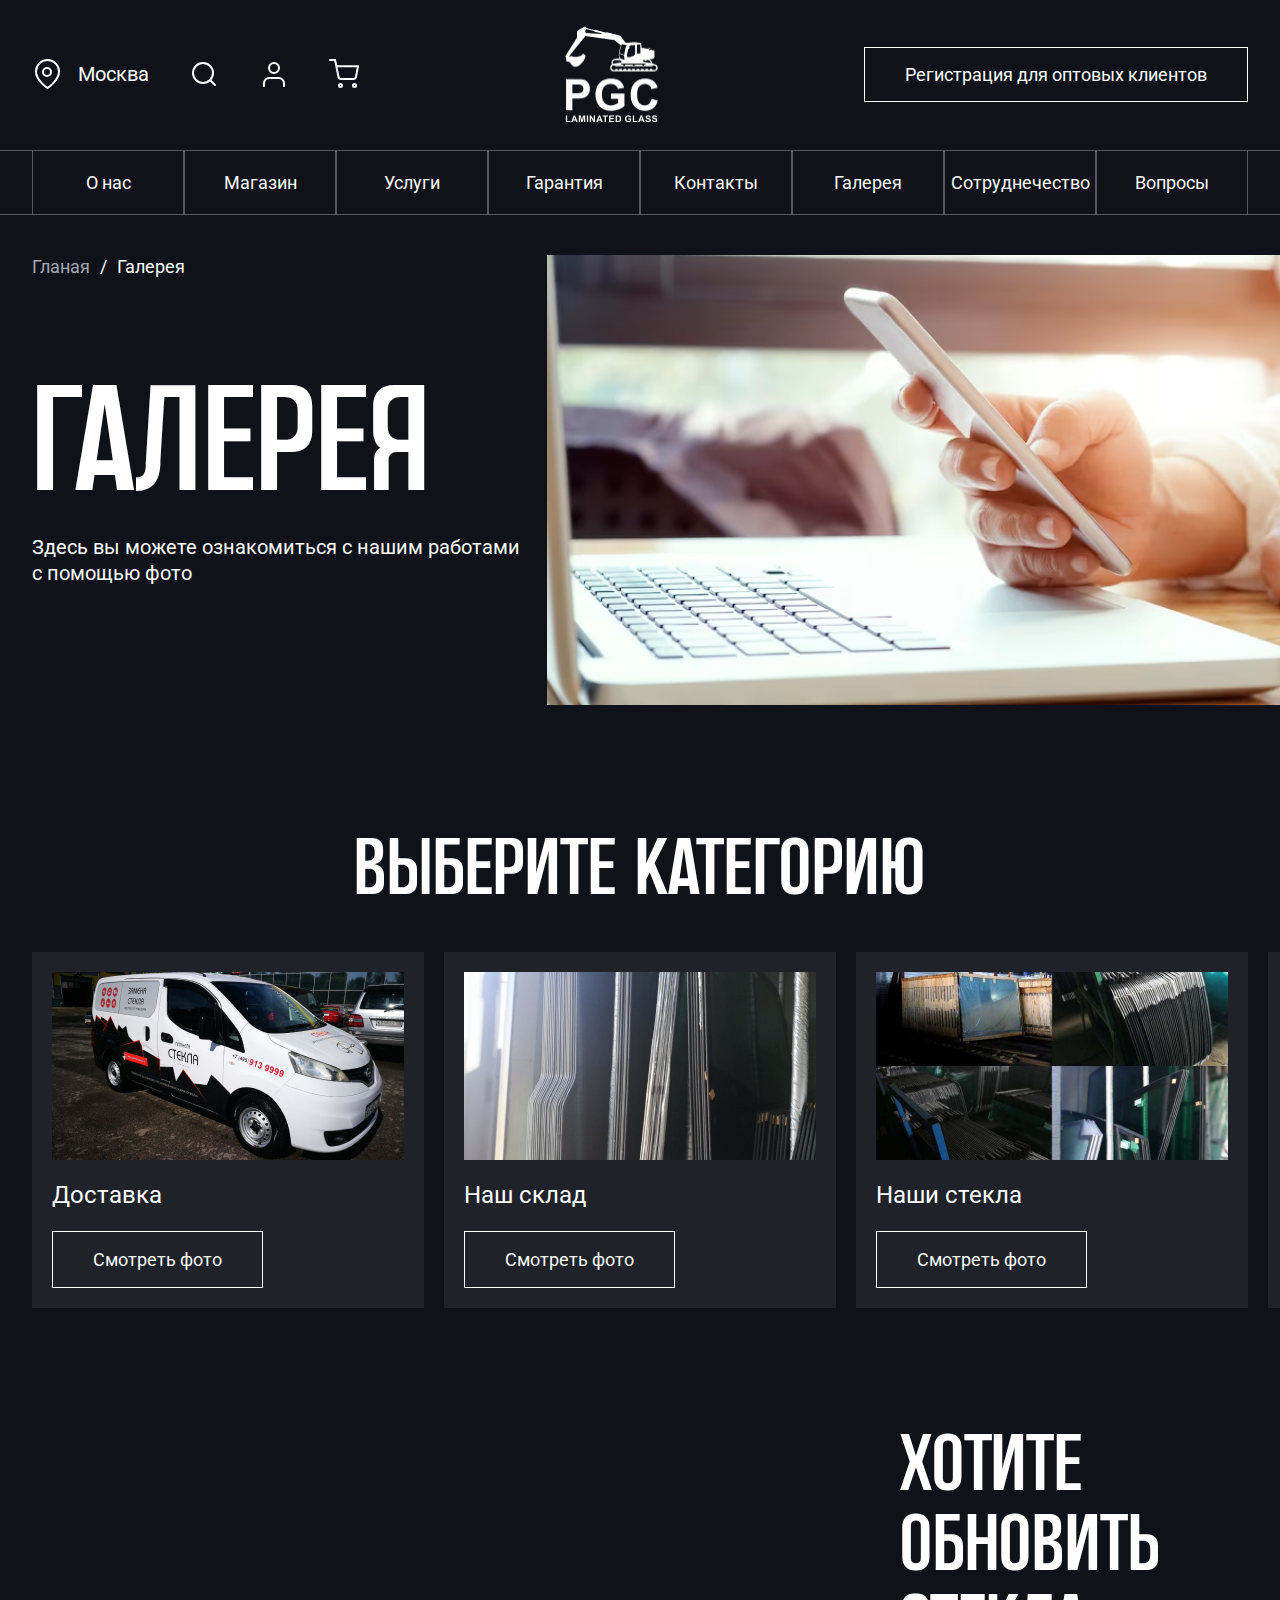
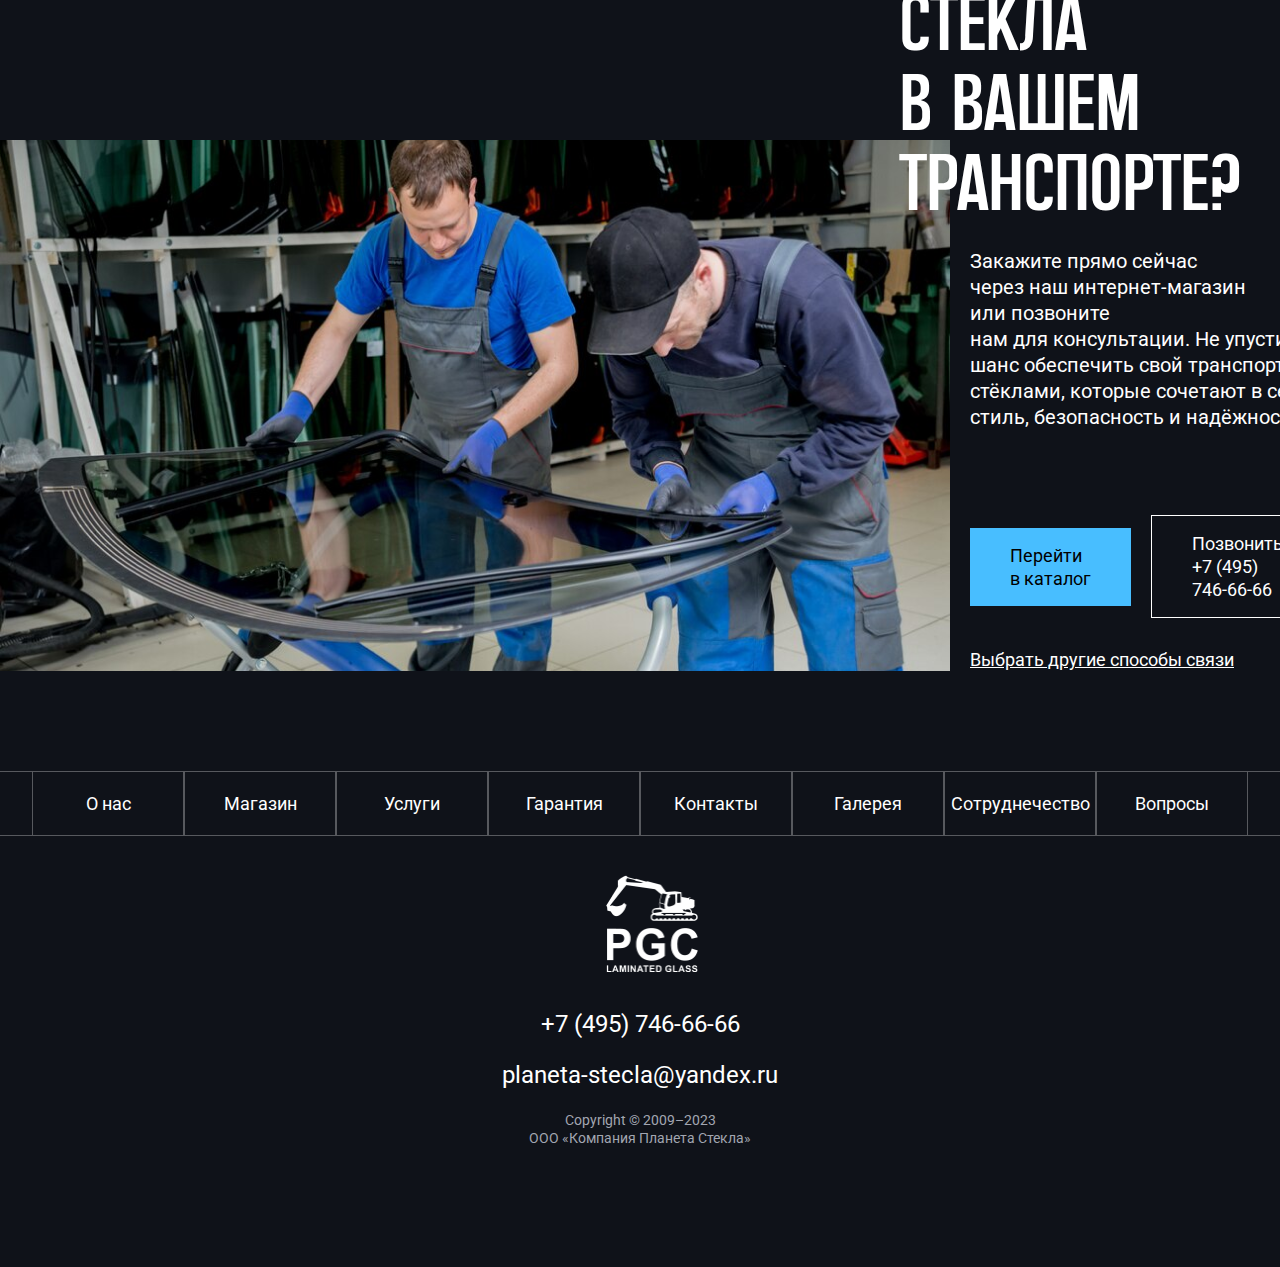
<file: gallery.html>
<html lang="en">
  <head>
    <meta charset="UTF-8" />
    <meta name="viewport" content="width=device-width, initial-scale=1.0" />
    <link rel="stylesheet" href="main.css" />
    <title>Gallery</title>
  </head>
  <body>
    <header>
    <div class="wrap-content wrap-section">
      <div class="left-content">
        <div class="wrap1 flex-alg-cntr">
          <svg
            width="30"
            height="30"
            viewBox="0 0 30 30"
            fill="none"
            xmlns="http://www.w3.org/2000/svg"
          >
            <path
              d="M27 12.4545C27 21.3636 15.5 29 15.5 29C15.5 29 4 21.3636 4 12.4545C4 9.41661 5.2116 6.5031 7.36827 4.35496C9.52494 2.20681 12.45 1 15.5 1C18.55 1 21.4751 2.20681 23.6317 4.35496C25.7884 6.5031 27 9.41661 27 12.4545Z"
              stroke="white"
              stroke-width="2"
              stroke-linecap="round"
              stroke-linejoin="round"
            />
            <path
              d="M15 17C17.2091 17 19 15.2091 19 13C19 10.7909 17.2091 9 15 9C12.7909 9 11 10.7909 11 13C11 15.2091 12.7909 17 15 17Z"
              stroke="white"
              stroke-width="2"
              stroke-linecap="round"
              stroke-linejoin="round"
            />
          </svg>
    
          <p class="p1">Москва</p>
        </div>
        <div class="wrap2 flex-alg-cntr">
            <svg width="30" height="30" viewBox="0 0 30 30" fill="none" xmlns="http://www.w3.org/2000/svg">
                <path d="M14 24C19.5228 24 24 19.5228 24 14C24 8.47715 19.5228 4 14 4C8.47715 4 4 8.47715 4 14C4 19.5228 8.47715 24 14 24Z" stroke="white" stroke-width="2" stroke-linecap="round" stroke-linejoin="round"/>
                <path d="M26 26L21 21" stroke="white" stroke-width="2" stroke-linecap="round" stroke-linejoin="round"/>
                </svg>
            
                <svg width="30" height="30" viewBox="0 0 30 30" fill="none" xmlns="http://www.w3.org/2000/svg">
                <path d="M25 27V24.3333C25 22.9188 24.4732 21.5623 23.5355 20.5621C22.5979 19.5619 21.3261 19 20 19H10C8.67392 19 7.40215 19.5619 6.46447 20.5621C5.52678 21.5623 5 22.9188 5 24.3333V27" stroke="white" stroke-width="2" stroke-linecap="round" stroke-linejoin="round"/>
                <path d="M15 14C17.7614 14 20 11.7614 20 9C20 6.23858 17.7614 4 15 4C12.2386 4 10 6.23858 10 9C10 11.7614 12.2386 14 15 14Z" stroke="white" stroke-width="2" stroke-linecap="round" stroke-linejoin="round"/>
                </svg>
            
                
                <svg width="30" height="30" viewBox="0 0 30 30" fill="none" xmlns="http://www.w3.org/2000/svg">
                <path d="M11.5 28C12.3284 28 13 27.3284 13 26.5C13 25.6716 12.3284 25 11.5 25C10.6716 25 10 25.6716 10 26.5C10 27.3284 10.6716 28 11.5 28Z" stroke="white" stroke-width="2" stroke-linecap="round" stroke-linejoin="round"/>
                <path d="M25.5 28C26.3284 28 27 27.3284 27 26.5C27 25.6716 26.3284 25 25.5 25C24.6716 25 24 25.6716 24 26.5C24 27.3284 24.6716 28 25.5 28Z" stroke="white" stroke-width="2" stroke-linecap="round" stroke-linejoin="round"/>
                <path d="M1 1H6.09091L9.50182 17.9603C9.6182 18.5434 9.93697 19.0672 10.4023 19.4401C10.8677 19.8129 11.45 20.0109 12.0473 19.9995H24.4182C25.0155 20.0109 25.5978 19.8129 26.0631 19.4401C26.5285 19.0672 26.8473 18.5434 26.9636 17.9603L29 7.33318H7.36364" stroke="white" stroke-width="2" stroke-linecap="round" stroke-linejoin="round"/>
                </svg>
        </div>
      </div>
      <img class="logo" src="/img/logo.png" alt="" />
      <div class="right-content">
        <a class="button" href=""> Регистрация для оптовых клиентов </a>
      </div>
    </div>
    <div class="row-nav">
         <div class="wrap-content wrap-section">
            <div class="link-wrap">
                <a href="#">О нас</a>
            </div>
            <div class="link-wrap">
                <a href="#">Магазин</a>
            </div>
            <div class="link-wrap">
                <a href="#">Услуги</a>
            </div>
            <div class="link-wrap">
                <a href="#">Гарантия</a>
            </div>
            <div class="link-wrap">
                <a href="#">Контакты</a>
            </div>
            <div class="link-wrap">
                <a href="#">Галерея</a>
            </div>
            <div class="link-wrap">
                <a href="#">Сотруднечество</a>
            </div>
            <div class="link-wrap">
                <a href="#">Вопросы</a>
            </div>
         </div>
    </div>
    </header>

    <section class="section-shop wrap-section flex-alg-cntr">
        <p class="bread-crumbs"><a href="/">Гланая</a><span>/</span>Галерея</p>
        <div class="left-content">
            <h1 class="title-page">Галерея</h1>
            <p class="desc">
                Здесь вы можете ознакомиться с нашим работами с помощью фото
            </p>
        </div>
        <img src="img/gallery-main-img.png" alt="">
    </section>

    <section class="section-select-category wrap-section">
        <h2 class="title-section">Выберите категорию</h2>
        <div class="row flex-alg-cntr">
            <div class="container">
                <img src="img/category/img-1.png" alt="">
                <p class="title-container">Доставка</p>
                <button>Смотреть фото</button>
            </div>
            <div class="container">
                <img src="img/category/img-2.png" alt="">
                <p class="title-container">Наш склад</p>
                <button>Смотреть фото</button>
            </div>
            <div class="container">
                <img src="img/category/img-3.png" alt="">
                <p class="title-container">Наши стекла</p>
                <button>Смотреть фото</button>
            </div>
            <div class="container">
                <img src="img/category/img-4.png" alt="">
                <p class="title-container">Оборудование</p>
                <button>Смотреть фото</button>
            </div>
            <div class="container">
                <img src="img/category/img-1.png" alt="">
                <p class="title-container">Доставка</p>
                <button>Смотреть фото</button>
            </div>
        </div>
    </section>

  
    <section class="last-section">

        <img src="img/last-section-img.png" alt="">

        <div class="right-content">
            <h2 class="title-section">Хотите обновить стекла в вашем транспорте?</h2>
            <p class="desc">
                Закажите прямо сейчас через наш интернет-магазин или позвоните нам для консультации. Не упустите шанс обеспечить свой транспорт стёклами, которые сочетают в себе стиль, безопасность и надёжность!
            </p>
            <div class="flex-alg-cntr">
                <p class="button1">Перейти в каталог</p>
                <p class="button2">Позвонить: +7 (495) 746-66-66</p>
            </div>
            <a href="#" class="link">Выбрать другие способы связи</a>
        </div>
          
    </section>

    <footer>
        <div class="row-nav">
            <div class="wrap-content wrap-section">
               <div class="link-wrap">
                   <a href="#">О нас</a>
               </div>
               <div class="link-wrap">
                   <a href="#">Магазин</a>
               </div>
               <div class="link-wrap">
                   <a href="#">Услуги</a>
               </div>
               <div class="link-wrap">
                   <a href="#">Гарантия</a>
               </div>
               <div class="link-wrap">
                   <a href="#">Контакты</a>
               </div>
               <div class="link-wrap">
                   <a href="#">Галерея</a>
               </div>
               <div class="link-wrap">
                   <a href="#">Сотруднечество</a>
               </div>
               <div class="link-wrap">
                   <a href="#">Вопросы</a>
               </div>
            </div>
       </div>
       <div class="wrap-bottom-content">
        <img class="logo" src="img/logo.png" alt="">
        <div class="wrap-contacts-info">
            <a href="#" class="phone"> +7 (495) 746-66-66</a>
            <a href="#" class="mail">planeta-stecla@yandex.ru</a>
            <a href="#" class="copyright">Copyright © 2009–2023 <br> ООО «Компания Планета Стекла»</a>
        </div>
       </div>
    </footer>
  </body>
</html>
</file>
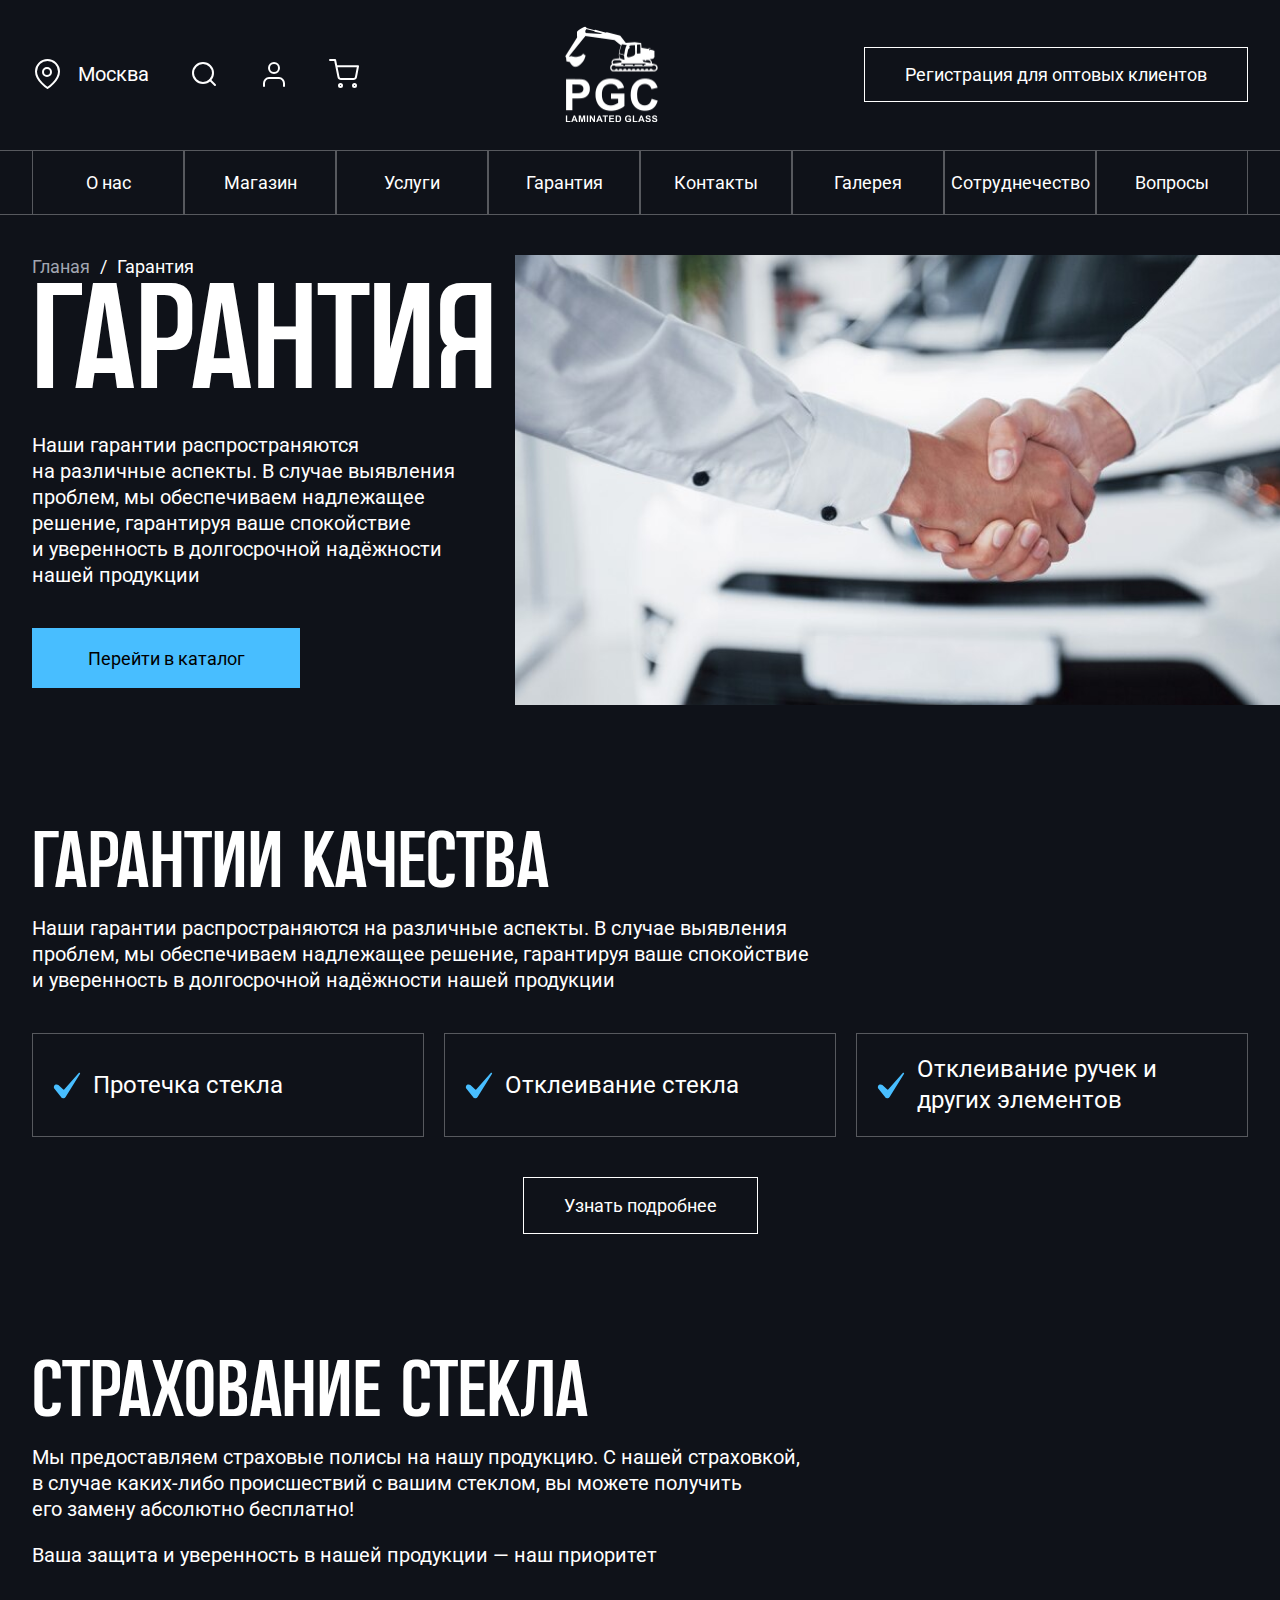
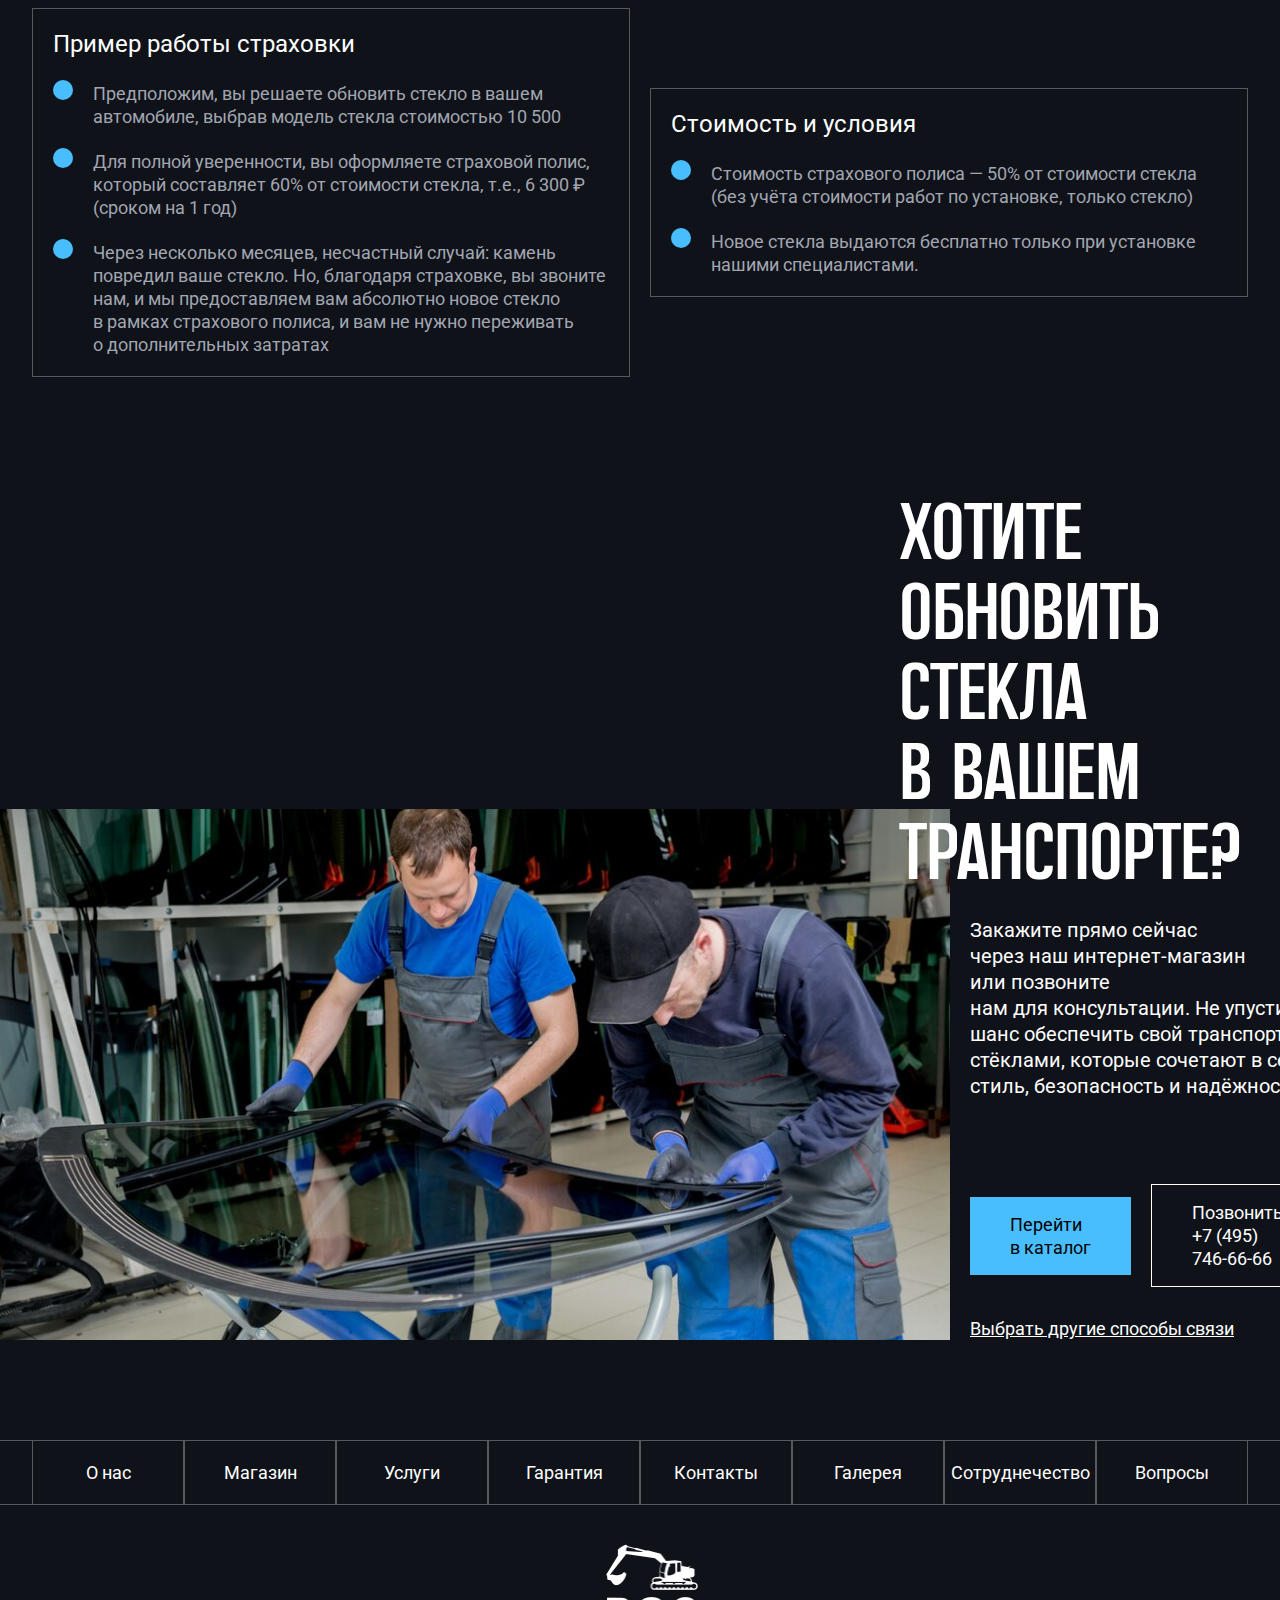
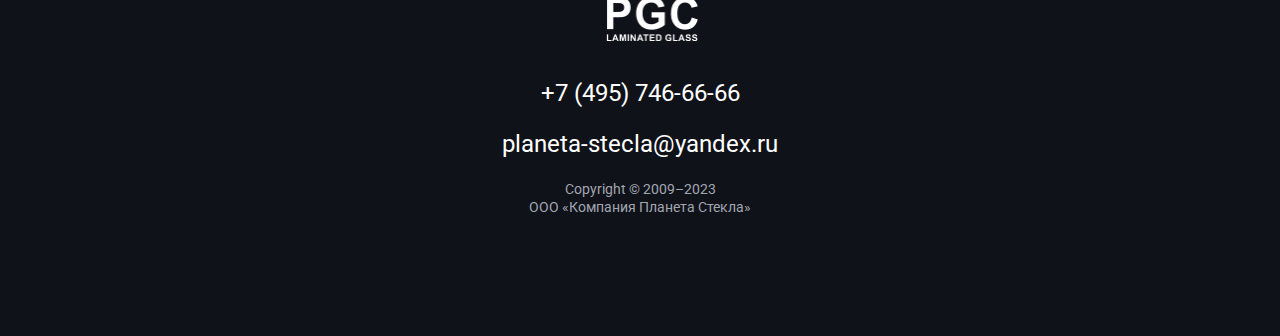
<file: guarantee.html>
<html lang="en">
  <head>
    <meta charset="UTF-8" />
    <meta name="viewport" content="width=device-width, initial-scale=1.0" />
    <link rel="stylesheet" href="main.css" />
    <title>Гарантия</title>
  </head>
  <body>
    <header>
    <div class="wrap-content wrap-section">
      <div class="left-content">
        <div class="wrap1 flex-alg-cntr">
          <svg
            width="30"
            height="30"
            viewBox="0 0 30 30"
            fill="none"
            xmlns="http://www.w3.org/2000/svg"
          >
            <path
              d="M27 12.4545C27 21.3636 15.5 29 15.5 29C15.5 29 4 21.3636 4 12.4545C4 9.41661 5.2116 6.5031 7.36827 4.35496C9.52494 2.20681 12.45 1 15.5 1C18.55 1 21.4751 2.20681 23.6317 4.35496C25.7884 6.5031 27 9.41661 27 12.4545Z"
              stroke="white"
              stroke-width="2"
              stroke-linecap="round"
              stroke-linejoin="round"
            />
            <path
              d="M15 17C17.2091 17 19 15.2091 19 13C19 10.7909 17.2091 9 15 9C12.7909 9 11 10.7909 11 13C11 15.2091 12.7909 17 15 17Z"
              stroke="white"
              stroke-width="2"
              stroke-linecap="round"
              stroke-linejoin="round"
            />
          </svg>
    
          <p class="p1">Москва</p>
        </div>
        <div class="wrap2 flex-alg-cntr">
            <svg width="30" height="30" viewBox="0 0 30 30" fill="none" xmlns="http://www.w3.org/2000/svg">
                <path d="M14 24C19.5228 24 24 19.5228 24 14C24 8.47715 19.5228 4 14 4C8.47715 4 4 8.47715 4 14C4 19.5228 8.47715 24 14 24Z" stroke="white" stroke-width="2" stroke-linecap="round" stroke-linejoin="round"/>
                <path d="M26 26L21 21" stroke="white" stroke-width="2" stroke-linecap="round" stroke-linejoin="round"/>
                </svg>
            
                <svg width="30" height="30" viewBox="0 0 30 30" fill="none" xmlns="http://www.w3.org/2000/svg">
                <path d="M25 27V24.3333C25 22.9188 24.4732 21.5623 23.5355 20.5621C22.5979 19.5619 21.3261 19 20 19H10C8.67392 19 7.40215 19.5619 6.46447 20.5621C5.52678 21.5623 5 22.9188 5 24.3333V27" stroke="white" stroke-width="2" stroke-linecap="round" stroke-linejoin="round"/>
                <path d="M15 14C17.7614 14 20 11.7614 20 9C20 6.23858 17.7614 4 15 4C12.2386 4 10 6.23858 10 9C10 11.7614 12.2386 14 15 14Z" stroke="white" stroke-width="2" stroke-linecap="round" stroke-linejoin="round"/>
                </svg>
            
                
                <svg width="30" height="30" viewBox="0 0 30 30" fill="none" xmlns="http://www.w3.org/2000/svg">
                <path d="M11.5 28C12.3284 28 13 27.3284 13 26.5C13 25.6716 12.3284 25 11.5 25C10.6716 25 10 25.6716 10 26.5C10 27.3284 10.6716 28 11.5 28Z" stroke="white" stroke-width="2" stroke-linecap="round" stroke-linejoin="round"/>
                <path d="M25.5 28C26.3284 28 27 27.3284 27 26.5C27 25.6716 26.3284 25 25.5 25C24.6716 25 24 25.6716 24 26.5C24 27.3284 24.6716 28 25.5 28Z" stroke="white" stroke-width="2" stroke-linecap="round" stroke-linejoin="round"/>
                <path d="M1 1H6.09091L9.50182 17.9603C9.6182 18.5434 9.93697 19.0672 10.4023 19.4401C10.8677 19.8129 11.45 20.0109 12.0473 19.9995H24.4182C25.0155 20.0109 25.5978 19.8129 26.0631 19.4401C26.5285 19.0672 26.8473 18.5434 26.9636 17.9603L29 7.33318H7.36364" stroke="white" stroke-width="2" stroke-linecap="round" stroke-linejoin="round"/>
                </svg>
        </div>
      </div>
      <img class="logo" src="/img/logo.png" alt="" />
      <div class="right-content">
        <a class="button" href=""> Регистрация для оптовых клиентов </a>
      </div>
    </div>
    <div class="row-nav">
         <div class="wrap-content wrap-section">
            <div class="link-wrap">
                <a href="#">О нас</a>
            </div>
            <div class="link-wrap">
                <a href="#">Магазин</a>
            </div>
            <div class="link-wrap">
                <a href="#">Услуги</a>
            </div>
            <div class="link-wrap">
                <a href="#">Гарантия</a>
            </div>
            <div class="link-wrap">
                <a href="#">Контакты</a>
            </div>
            <div class="link-wrap">
                <a href="#">Галерея</a>
            </div>
            <div class="link-wrap">
                <a href="#">Сотруднечество</a>
            </div>
            <div class="link-wrap">
                <a href="#">Вопросы</a>
            </div>
         </div>
    </div>
    </header>

    <section class="section-shop section-about-company wrap-section flex-alg-cntr">
        <p class="bread-crumbs"><a href="/">Гланая</a><span>/</span>Гарантия</p>
        <div class="left-content">
            <h1 class="title-page">Гарантия</h1>
            <p class="desc">
                Наши гарантии распространяются на различные аспекты. В случае выявления проблем, мы обеспечиваем надлежащее решение, гарантируя ваше спокойствие и уверенность в долгосрочной надёжности нашей продукции
            </p>
            <a href="#" class="blue-button">Перейти в каталог</a>
        </div>
        <img src="img/guarantee.png" alt="">
    </section>

    
    <section class="section-quality-assurance section-guarantees-cases wrap-section">

        <h2 class="title-section">Гарантии качества</h2>
        <p class="txt-info">
            Наши гарантии распространяются на различные аспекты. В случае выявления проблем, мы обеспечиваем надлежащее решение, гарантируя ваше спокойствие и уверенность в долгосрочной надёжности нашей продукции
        </p>

        <div class="row flex-alg-cntr">

            <p class="punct flex-alg-cntr">
                <svg width="28" height="27" viewBox="0 0 28 27" fill="none" xmlns="http://www.w3.org/2000/svg">
                    <path d="M3.58203 12.3897C3.06427 12.3911 2.5575 12.5392 2.12035 12.8166C1.6832 13.0941 1.33354 13.4896 1.11181 13.9575C0.890087 14.4254 0.805361 14.9465 0.867437 15.4605C0.929512 15.9745 1.13585 16.4605 1.46259 16.8621L8.42778 25.3945C8.67612 25.7028 8.99446 25.9475 9.35635 26.1081C9.71823 26.2688 10.1132 26.3407 10.5085 26.3181C11.3539 26.2726 12.1172 25.8204 12.6038 25.0768L27.0723 1.77534C27.0747 1.77145 27.0772 1.7676 27.0797 1.76381C27.2155 1.55536 27.1714 1.14229 26.8912 0.882787C26.8142 0.811525 26.7235 0.756776 26.6246 0.721912C26.5256 0.687048 26.4206 0.672806 26.316 0.680065C26.2113 0.687323 26.1093 0.715928 26.0161 0.764118C25.9229 0.812307 25.8406 0.879061 25.7742 0.960268C25.769 0.966653 25.7636 0.972941 25.7581 0.979133L11.1665 17.4655C11.111 17.5283 11.0435 17.5793 10.9681 17.6158C10.8927 17.6522 10.8108 17.6733 10.7271 17.6779C10.6434 17.6824 10.5597 17.6703 10.4808 17.6421C10.4019 17.614 10.3293 17.5705 10.2674 17.5142L5.42466 13.1073C4.92171 12.6462 4.26433 12.3902 3.58203 12.3897Z" fill="#48BEFF"></path>
                </svg>
                Протечка стекла
            </p>
            <p class="punct flex-alg-cntr">
                <svg width="28" height="27" viewBox="0 0 28 27" fill="none" xmlns="http://www.w3.org/2000/svg">
                    <path d="M3.58203 12.3897C3.06427 12.3911 2.5575 12.5392 2.12035 12.8166C1.6832 13.0941 1.33354 13.4896 1.11181 13.9575C0.890087 14.4254 0.805361 14.9465 0.867437 15.4605C0.929512 15.9745 1.13585 16.4605 1.46259 16.8621L8.42778 25.3945C8.67612 25.7028 8.99446 25.9475 9.35635 26.1081C9.71823 26.2688 10.1132 26.3407 10.5085 26.3181C11.3539 26.2726 12.1172 25.8204 12.6038 25.0768L27.0723 1.77534C27.0747 1.77145 27.0772 1.7676 27.0797 1.76381C27.2155 1.55536 27.1714 1.14229 26.8912 0.882787C26.8142 0.811525 26.7235 0.756776 26.6246 0.721912C26.5256 0.687048 26.4206 0.672806 26.316 0.680065C26.2113 0.687323 26.1093 0.715928 26.0161 0.764118C25.9229 0.812307 25.8406 0.879061 25.7742 0.960268C25.769 0.966653 25.7636 0.972941 25.7581 0.979133L11.1665 17.4655C11.111 17.5283 11.0435 17.5793 10.9681 17.6158C10.8927 17.6522 10.8108 17.6733 10.7271 17.6779C10.6434 17.6824 10.5597 17.6703 10.4808 17.6421C10.4019 17.614 10.3293 17.5705 10.2674 17.5142L5.42466 13.1073C4.92171 12.6462 4.26433 12.3902 3.58203 12.3897Z" fill="#48BEFF"></path>
                </svg>
                Отклеивание стекла
            </p>
            <p class="punct flex-alg-cntr">
                <svg width="28" height="27" viewBox="0 0 28 27" fill="none" xmlns="http://www.w3.org/2000/svg">
                    <path d="M3.58203 12.3897C3.06427 12.3911 2.5575 12.5392 2.12035 12.8166C1.6832 13.0941 1.33354 13.4896 1.11181 13.9575C0.890087 14.4254 0.805361 14.9465 0.867437 15.4605C0.929512 15.9745 1.13585 16.4605 1.46259 16.8621L8.42778 25.3945C8.67612 25.7028 8.99446 25.9475 9.35635 26.1081C9.71823 26.2688 10.1132 26.3407 10.5085 26.3181C11.3539 26.2726 12.1172 25.8204 12.6038 25.0768L27.0723 1.77534C27.0747 1.77145 27.0772 1.7676 27.0797 1.76381C27.2155 1.55536 27.1714 1.14229 26.8912 0.882787C26.8142 0.811525 26.7235 0.756776 26.6246 0.721912C26.5256 0.687048 26.4206 0.672806 26.316 0.680065C26.2113 0.687323 26.1093 0.715928 26.0161 0.764118C25.9229 0.812307 25.8406 0.879061 25.7742 0.960268C25.769 0.966653 25.7636 0.972941 25.7581 0.979133L11.1665 17.4655C11.111 17.5283 11.0435 17.5793 10.9681 17.6158C10.8927 17.6522 10.8108 17.6733 10.7271 17.6779C10.6434 17.6824 10.5597 17.6703 10.4808 17.6421C10.4019 17.614 10.3293 17.5705 10.2674 17.5142L5.42466 13.1073C4.92171 12.6462 4.26433 12.3902 3.58203 12.3897Z" fill="#48BEFF"></path>
                </svg>
                Отклеивание ручек и других элементов
            </p>

        </div>

        <p class="button">Узнать подробнее</p>

    </section>
           
    <section class="section-glass-insurance wrap-section">
        <h2 class="title-section">Страхование стекла</h2>
        <p class="desc">Мы предоставляем страховые полисы на нашу продукцию. С нашей страховкой, в случае каких‑либо происшествий с вашим стеклом, вы можете получить его замену абсолютно бесплатно! 
        </p>
        <p class="desc desc2">Ваша защита и уверенность в нашей продукции — наш приоритет</p>
        <div class="row flex-alg-cntr">
            <div class="container">
                <p class="title-container">Пример работы страховки</p>
                <div class="wrap-p">
                    <svg width="20" height="20" viewBox="0 0 20 20" fill="none" xmlns="http://www.w3.org/2000/svg">
                        <circle cx="10" cy="10" r="10" fill="#48BEFF"/>
                    </svg>  
                    <p class="desc">                 
                        Предположим, вы решаете обновить стекло в вашем автомобиле, выбрав модель стекла стоимостью 10 500 
                    </p>
                </div>
                <div class="wrap-p">
                    <svg width="20" height="20" viewBox="0 0 20 20" fill="none" xmlns="http://www.w3.org/2000/svg">
                        <circle cx="10" cy="10" r="10" fill="#48BEFF"/>
                    </svg>  
                    <p class="desc">                 
                        Для полной уверенности, вы оформляете страховой полис, который составляет 60% от стоимости стекла, т.е., 6 300 ₽ (сроком на 1 год)
                    </p>
                </div>
                <div class="wrap-p">
                    <svg width="20" height="20" viewBox="0 0 20 20" fill="none" xmlns="http://www.w3.org/2000/svg">
                        <circle cx="10" cy="10" r="10" fill="#48BEFF"/>
                    </svg>  
                    <p class="desc">                 
                        Через несколько месяцев, несчастный случай: камень повредил ваше стекло. Но, благодаря страховке, вы звоните нам, и мы предоставляем вам абсолютно новое стекло в рамках страхового полиса, и вам не нужно переживать о дополнительных затратах
                    </p>
                </div>
            </div>
            <div class="container">
                <p class="title-container">Стоимость и условия</p>
                <div class="wrap-p">
                    <svg width="20" height="20" viewBox="0 0 20 20" fill="none" xmlns="http://www.w3.org/2000/svg">
                        <circle cx="10" cy="10" r="10" fill="#48BEFF"/>
                    </svg>  
                    <p class="desc">                 
                        Стоимость страхового полиса — 50% от стоимости стекла (без учёта стоимости работ по установке, только стекло)
                    </p>
                </div>
                <div class="wrap-p">
                    <svg width="20" height="20" viewBox="0 0 20 20" fill="none" xmlns="http://www.w3.org/2000/svg">
                        <circle cx="10" cy="10" r="10" fill="#48BEFF"/>
                    </svg>  
                    <p class="desc">                 
                        Новое стекла выдаются бесплатно только при установке нашими специалистами.
                    </p>
                </div>
            </div>
        </div>
    </section>

    <section class="last-section">

        <img src="img/last-section-img.png" alt="">

        <div class="right-content">
            <h2 class="title-section">Хотите обновить стекла в вашем транспорте?</h2>
            <p class="desc">
                Закажите прямо сейчас через наш интернет-магазин или позвоните нам для консультации. Не упустите шанс обеспечить свой транспорт стёклами, которые сочетают в себе стиль, безопасность и надёжность!
            </p>
            <div class="flex-alg-cntr">
                <p class="button1">Перейти в каталог</p>
                <p class="button2">Позвонить: +7 (495) 746-66-66</p>
            </div>
            <a href="#" class="link">Выбрать другие способы связи</a>
        </div>
          
    </section>

    <footer>
        <div class="row-nav">
            <div class="wrap-content wrap-section">
               <div class="link-wrap">
                   <a href="#">О нас</a>
               </div>
               <div class="link-wrap">
                   <a href="#">Магазин</a>
               </div>
               <div class="link-wrap">
                   <a href="#">Услуги</a>
               </div>
               <div class="link-wrap">
                   <a href="#">Гарантия</a>
               </div>
               <div class="link-wrap">
                   <a href="#">Контакты</a>
               </div>
               <div class="link-wrap">
                   <a href="#">Галерея</a>
               </div>
               <div class="link-wrap">
                   <a href="#">Сотруднечество</a>
               </div>
               <div class="link-wrap">
                   <a href="#">Вопросы</a>
               </div>
            </div>
       </div>
       <div class="wrap-bottom-content">
        <img class="logo" src="img/logo.png" alt="">
        <div class="wrap-contacts-info">
            <a href="#" class="phone"> +7 (495) 746-66-66</a>
            <a href="#" class="mail">planeta-stecla@yandex.ru</a>
            <a href="#" class="copyright">Copyright © 2009–2023 <br> ООО «Компания Планета Стекла»</a>
        </div>
       </div>
    </footer>
  </body>
</html>
</file>
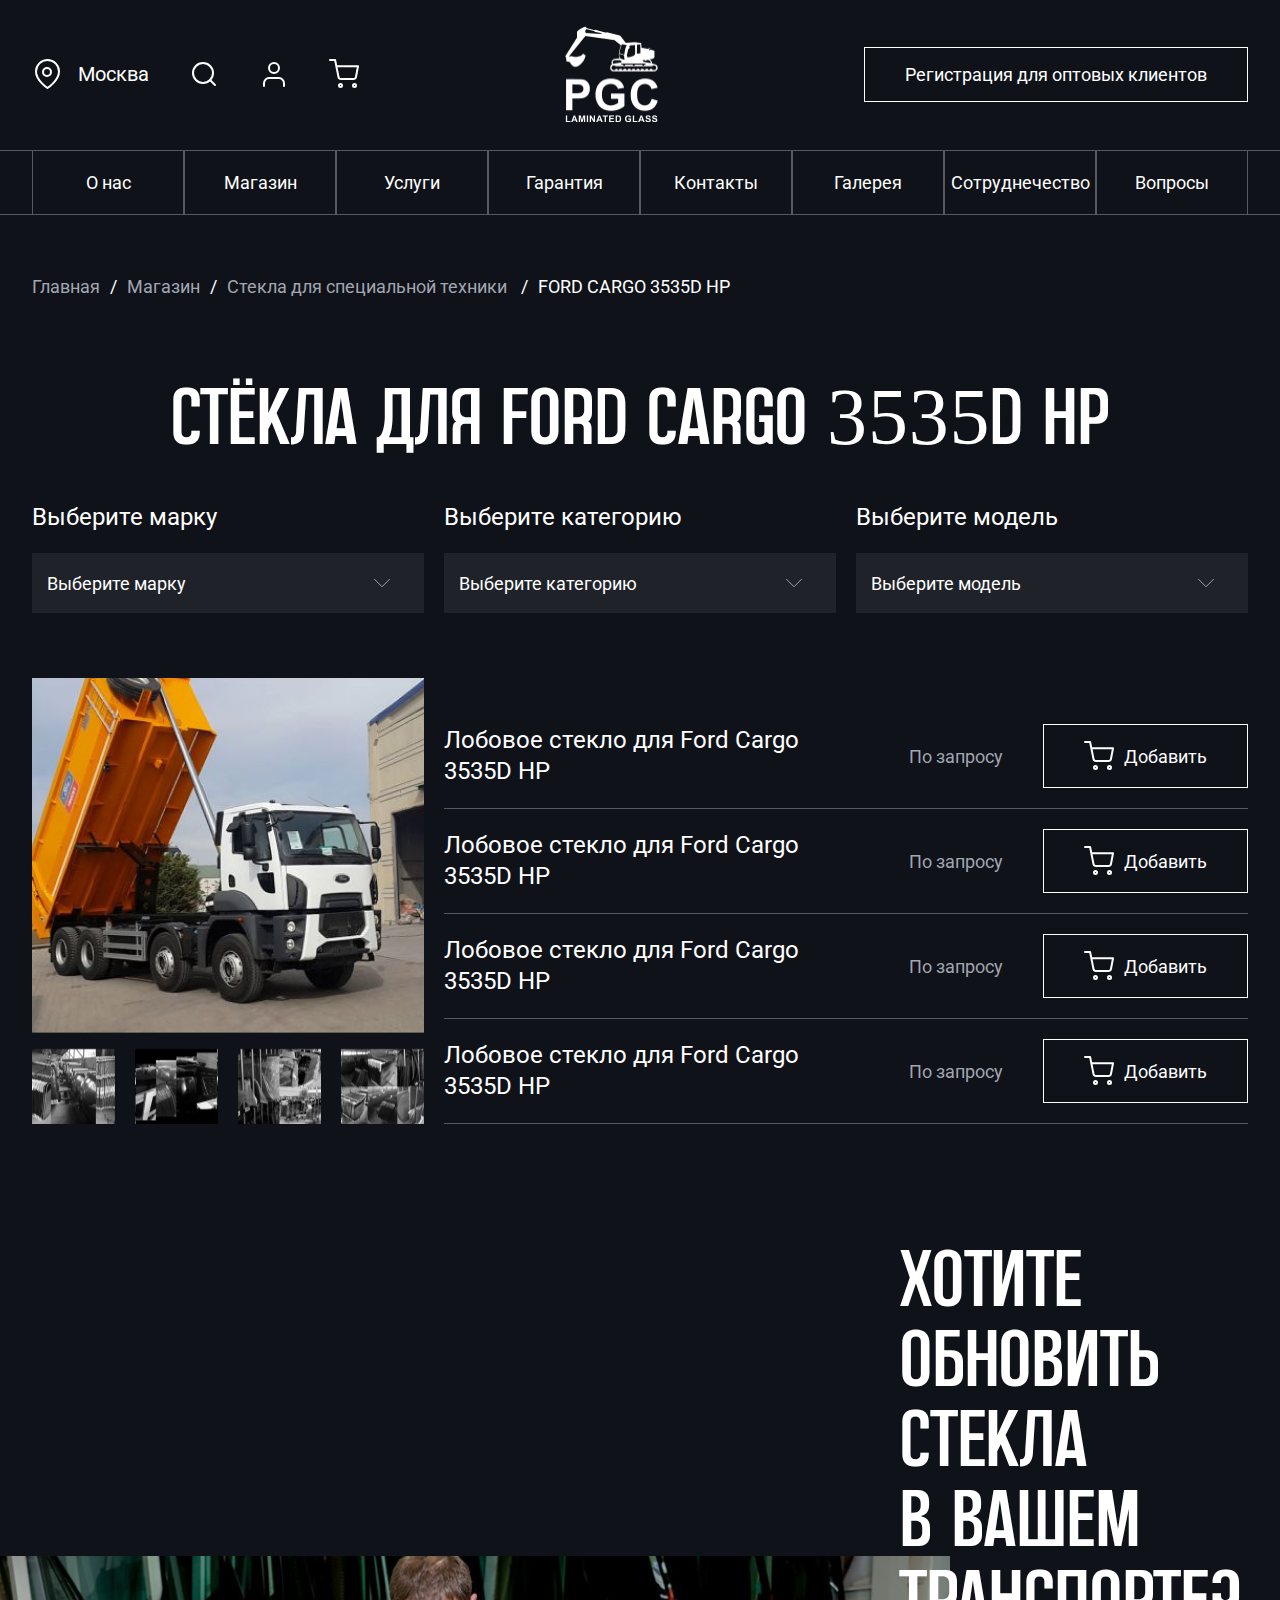
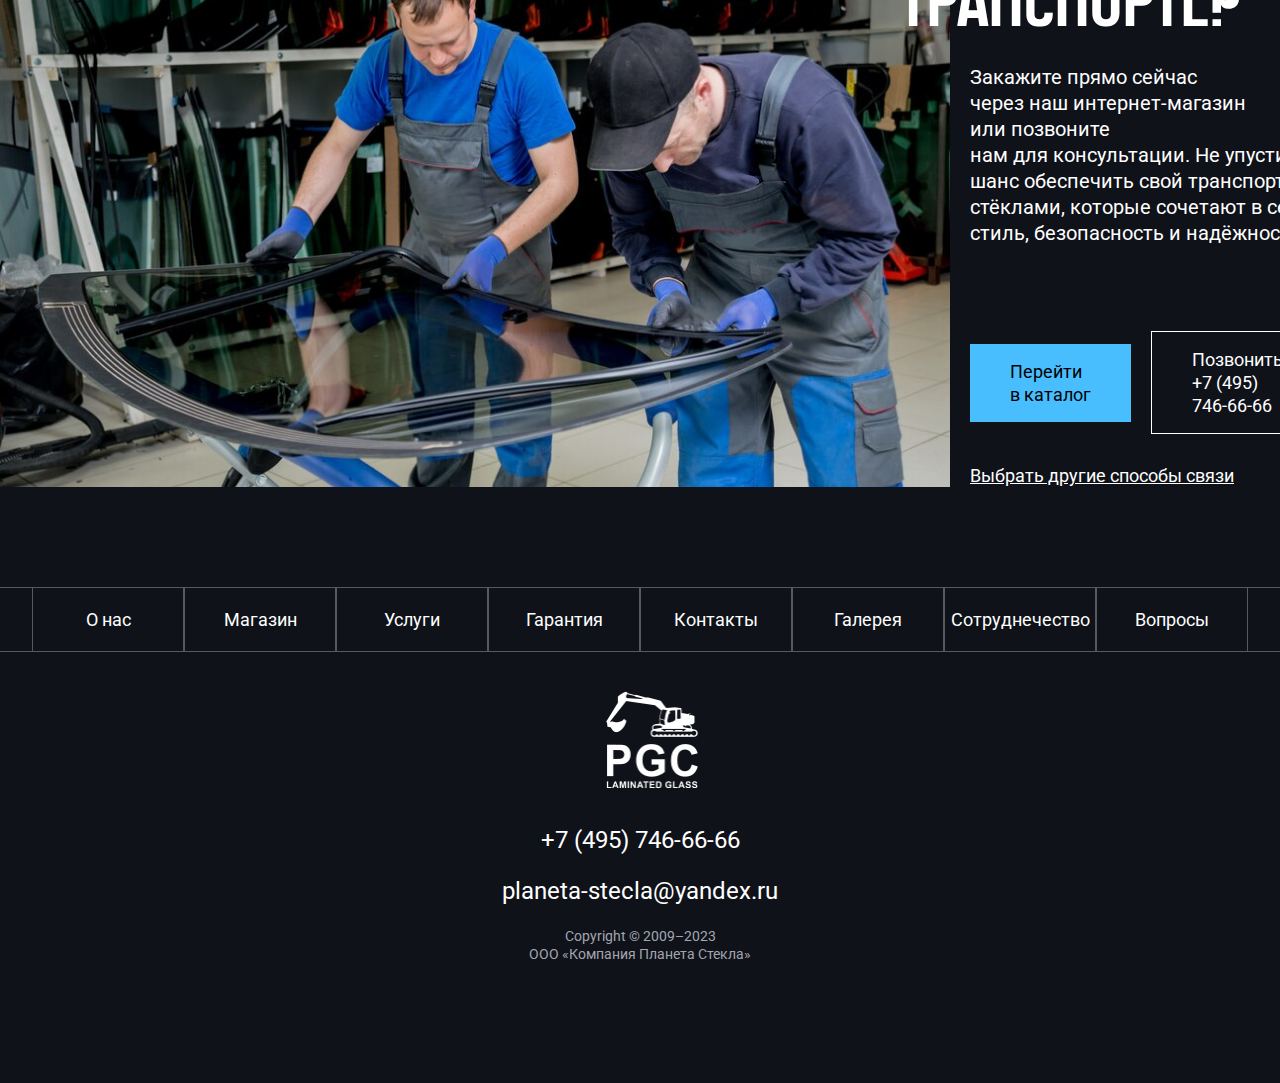
<file: product.html>
<html lang="en">
  <head>
    <meta charset="UTF-8" />
    <meta name="viewport" content="width=device-width, initial-scale=1.0" />
    <link rel="stylesheet" href="main.css" />
    <title>Product</title>
  </head>
  <body>
    <header>
    <div class="wrap-content wrap-section">
      <div class="left-content">
        <div class="wrap1 flex-alg-cntr">
          <svg
            width="30"
            height="30"
            viewBox="0 0 30 30"
            fill="none"
            xmlns="http://www.w3.org/2000/svg"
          >
            <path
              d="M27 12.4545C27 21.3636 15.5 29 15.5 29C15.5 29 4 21.3636 4 12.4545C4 9.41661 5.2116 6.5031 7.36827 4.35496C9.52494 2.20681 12.45 1 15.5 1C18.55 1 21.4751 2.20681 23.6317 4.35496C25.7884 6.5031 27 9.41661 27 12.4545Z"
              stroke="white"
              stroke-width="2"
              stroke-linecap="round"
              stroke-linejoin="round"
            />
            <path
              d="M15 17C17.2091 17 19 15.2091 19 13C19 10.7909 17.2091 9 15 9C12.7909 9 11 10.7909 11 13C11 15.2091 12.7909 17 15 17Z"
              stroke="white"
              stroke-width="2"
              stroke-linecap="round"
              stroke-linejoin="round"
            />
          </svg>
    
          <p class="p1">Москва</p>
        </div>
        <div class="wrap2 flex-alg-cntr">
            <svg width="30" height="30" viewBox="0 0 30 30" fill="none" xmlns="http://www.w3.org/2000/svg">
                <path d="M14 24C19.5228 24 24 19.5228 24 14C24 8.47715 19.5228 4 14 4C8.47715 4 4 8.47715 4 14C4 19.5228 8.47715 24 14 24Z" stroke="white" stroke-width="2" stroke-linecap="round" stroke-linejoin="round"/>
                <path d="M26 26L21 21" stroke="white" stroke-width="2" stroke-linecap="round" stroke-linejoin="round"/>
                </svg>
            
                <svg width="30" height="30" viewBox="0 0 30 30" fill="none" xmlns="http://www.w3.org/2000/svg">
                <path d="M25 27V24.3333C25 22.9188 24.4732 21.5623 23.5355 20.5621C22.5979 19.5619 21.3261 19 20 19H10C8.67392 19 7.40215 19.5619 6.46447 20.5621C5.52678 21.5623 5 22.9188 5 24.3333V27" stroke="white" stroke-width="2" stroke-linecap="round" stroke-linejoin="round"/>
                <path d="M15 14C17.7614 14 20 11.7614 20 9C20 6.23858 17.7614 4 15 4C12.2386 4 10 6.23858 10 9C10 11.7614 12.2386 14 15 14Z" stroke="white" stroke-width="2" stroke-linecap="round" stroke-linejoin="round"/>
                </svg>
            
                
                <svg width="30" height="30" viewBox="0 0 30 30" fill="none" xmlns="http://www.w3.org/2000/svg">
                <path d="M11.5 28C12.3284 28 13 27.3284 13 26.5C13 25.6716 12.3284 25 11.5 25C10.6716 25 10 25.6716 10 26.5C10 27.3284 10.6716 28 11.5 28Z" stroke="white" stroke-width="2" stroke-linecap="round" stroke-linejoin="round"/>
                <path d="M25.5 28C26.3284 28 27 27.3284 27 26.5C27 25.6716 26.3284 25 25.5 25C24.6716 25 24 25.6716 24 26.5C24 27.3284 24.6716 28 25.5 28Z" stroke="white" stroke-width="2" stroke-linecap="round" stroke-linejoin="round"/>
                <path d="M1 1H6.09091L9.50182 17.9603C9.6182 18.5434 9.93697 19.0672 10.4023 19.4401C10.8677 19.8129 11.45 20.0109 12.0473 19.9995H24.4182C25.0155 20.0109 25.5978 19.8129 26.0631 19.4401C26.5285 19.0672 26.8473 18.5434 26.9636 17.9603L29 7.33318H7.36364" stroke="white" stroke-width="2" stroke-linecap="round" stroke-linejoin="round"/>
                </svg>
        </div>
      </div>
      <img class="logo" src="/img/logo.png" alt="" />
      <div class="right-content">
        <a class="button" href=""> Регистрация для оптовых клиентов </a>
      </div>
    </div>
    <div class="row-nav">
         <div class="wrap-content wrap-section">
            <div class="link-wrap">
                <a href="#">О нас</a>
            </div>
            <div class="link-wrap">
                <a href="#">Магазин</a>
            </div>
            <div class="link-wrap">
                <a href="#">Услуги</a>
            </div>
            <div class="link-wrap">
                <a href="#">Гарантия</a>
            </div>
            <div class="link-wrap">
                <a href="#">Контакты</a>
            </div>
            <div class="link-wrap">
                <a href="#">Галерея</a>
            </div>
            <div class="link-wrap">
                <a href="#">Сотруднечество</a>
            </div>
            <div class="link-wrap">
                <a href="#">Вопросы</a>
            </div>
         </div>
    </div>
    </header>

    <p class="bread-crumbs wrap-section"><a href="/">Главная</a><span>/</span><a href="/shop">Магазин</a><span>/</span><a href="#">Стекла для специальной техники</a>
    <span>/</span>FORD CARGO 3535D HP</p>

    <section class="section-product wrap-section"> 
        <h2 class="title-section">СТЁКЛА ДЛЯ FORD CARGO 3535D HP</h2>
        <div class="top-row flex-alg-cntr">
            <div class="container">
                <p class="title-container">Выберите марку</p>
                <p class="select"> 
                Выберите марку     
                <svg width="16" height="10" viewBox="0 0 16 10" fill="none" xmlns="http://www.w3.org/2000/svg">
                    <path d="M0.5 1.25L8 8.75L15.5 1.25" stroke="#A2A6B1" stroke-linecap="round" stroke-linejoin="round"/>
                </svg>
                </p>
            </div>
                <div class="container">
                <p class="title-container">Выберите категорию</p>
                <p class="select"> 
                    Выберите категорию   
                    <svg width="16" height="10" viewBox="0 0 16 10" fill="none" xmlns="http://www.w3.org/2000/svg">
                        <path d="M0.5 1.25L8 8.75L15.5 1.25" stroke="#A2A6B1" stroke-linecap="round" stroke-linejoin="round"/>
                    </svg>
                </p>
            </div>
            <div class="container">
                <p class="title-container">Выберите модель</p>
                <p class="select"> 
                    Выберите модель   
                    <svg width="16" height="10" viewBox="0 0 16 10" fill="none" xmlns="http://www.w3.org/2000/svg">
                        <path d="M0.5 1.25L8 8.75L15.5 1.25" stroke="#A2A6B1" stroke-linecap="round" stroke-linejoin="round"/>
                    </svg>
                </p>
            </div>
        </div>

        <div class="content-product">
            <div class="left-content">
                <img src="img/products/img-1.png" alt="">
                <div class="bottom-row-img">
                    <img src="img/products/img-1__img-min-1.png" alt="">
                    <img src="img/products/img-1__img-min-2.png" alt="">
                    <img src="img/products/img-1__img-min-3.png" alt="">
                    <img src="img/products/img-1__img-min-4.png" alt="">
                </div>
            </div>
            <div class="right-content">
                <div class="row">
                <div><p class="name">Лобовое стекло для Ford Cargo 3535D HP</p></div>
                <div><p class="p2">По запросу</p></div>
                <div class="container-button">
                    <button class="button">
                        <p class="flex-alg-cntr"> 
                        <svg width="30" height="30" viewBox="0 0 30 30" fill="none" xmlns="http://www.w3.org/2000/svg">
                            <path d="M11.5 28C12.3284 28 13 27.3284 13 26.5C13 25.6716 12.3284 25 11.5 25C10.6716 25 10 25.6716 10 26.5C10 27.3284 10.6716 28 11.5 28Z" stroke="white" stroke-width="2" stroke-linecap="round" stroke-linejoin="round"/>
                            <path d="M25.5 28C26.3284 28 27 27.3284 27 26.5C27 25.6716 26.3284 25 25.5 25C24.6716 25 24 25.6716 24 26.5C24 27.3284 24.6716 28 25.5 28Z" stroke="white" stroke-width="2" stroke-linecap="round" stroke-linejoin="round"/>
                            <path d="M1 1H6.09091L9.50182 17.9603C9.6182 18.5434 9.93697 19.0672 10.4023 19.4401C10.8677 19.8129 11.45 20.0109 12.0473 19.9995H24.4182C25.0155 20.0109 25.5978 19.8129 26.0631 19.4401C26.5285 19.0672 26.8473 18.5434 26.9636 17.9603L29 7.33318H7.36364" stroke="white" stroke-width="2" stroke-linecap="round" stroke-linejoin="round"/>
                        </svg>    
                         Добавить
                        </p>
                      </button>
                </div>
                </div>
                <div class="row">
                <div><p class="name">Лобовое стекло для Ford Cargo 3535D HP</p></div>
                <div><p class="p2">По запросу</p></div>
                <div class="container-button">
                    <button class="button">
                        <p class="flex-alg-cntr"> 
                        <svg width="30" height="30" viewBox="0 0 30 30" fill="none" xmlns="http://www.w3.org/2000/svg">
                            <path d="M11.5 28C12.3284 28 13 27.3284 13 26.5C13 25.6716 12.3284 25 11.5 25C10.6716 25 10 25.6716 10 26.5C10 27.3284 10.6716 28 11.5 28Z" stroke="white" stroke-width="2" stroke-linecap="round" stroke-linejoin="round"/>
                            <path d="M25.5 28C26.3284 28 27 27.3284 27 26.5C27 25.6716 26.3284 25 25.5 25C24.6716 25 24 25.6716 24 26.5C24 27.3284 24.6716 28 25.5 28Z" stroke="white" stroke-width="2" stroke-linecap="round" stroke-linejoin="round"/>
                            <path d="M1 1H6.09091L9.50182 17.9603C9.6182 18.5434 9.93697 19.0672 10.4023 19.4401C10.8677 19.8129 11.45 20.0109 12.0473 19.9995H24.4182C25.0155 20.0109 25.5978 19.8129 26.0631 19.4401C26.5285 19.0672 26.8473 18.5434 26.9636 17.9603L29 7.33318H7.36364" stroke="white" stroke-width="2" stroke-linecap="round" stroke-linejoin="round"/>
                        </svg>    
                         Добавить
                        </p>
                      </button>
                </div>
                </div>
                <div class="row">
                <div><p class="name">Лобовое стекло для Ford Cargo 3535D HP</p></div>
                <div><p class="p2">По запросу</p></div>
                <div class="container-button">
                    <button class="button">
                        <p class="flex-alg-cntr"> 
                        <svg width="30" height="30" viewBox="0 0 30 30" fill="none" xmlns="http://www.w3.org/2000/svg">
                            <path d="M11.5 28C12.3284 28 13 27.3284 13 26.5C13 25.6716 12.3284 25 11.5 25C10.6716 25 10 25.6716 10 26.5C10 27.3284 10.6716 28 11.5 28Z" stroke="white" stroke-width="2" stroke-linecap="round" stroke-linejoin="round"/>
                            <path d="M25.5 28C26.3284 28 27 27.3284 27 26.5C27 25.6716 26.3284 25 25.5 25C24.6716 25 24 25.6716 24 26.5C24 27.3284 24.6716 28 25.5 28Z" stroke="white" stroke-width="2" stroke-linecap="round" stroke-linejoin="round"/>
                            <path d="M1 1H6.09091L9.50182 17.9603C9.6182 18.5434 9.93697 19.0672 10.4023 19.4401C10.8677 19.8129 11.45 20.0109 12.0473 19.9995H24.4182C25.0155 20.0109 25.5978 19.8129 26.0631 19.4401C26.5285 19.0672 26.8473 18.5434 26.9636 17.9603L29 7.33318H7.36364" stroke="white" stroke-width="2" stroke-linecap="round" stroke-linejoin="round"/>
                        </svg>    
                         Добавить
                        </p>
                      </button>
                </div>
                </div>
                <div class="row">
                <div><p class="name">Лобовое стекло для Ford Cargo 3535D HP</p></div>
                <div><p class="p2">По запросу</p></div>
                <div class="container-button">
                    <button class="button">
                        <p class="flex-alg-cntr"> 
                        <svg width="30" height="30" viewBox="0 0 30 30" fill="none" xmlns="http://www.w3.org/2000/svg">
                            <path d="M11.5 28C12.3284 28 13 27.3284 13 26.5C13 25.6716 12.3284 25 11.5 25C10.6716 25 10 25.6716 10 26.5C10 27.3284 10.6716 28 11.5 28Z" stroke="white" stroke-width="2" stroke-linecap="round" stroke-linejoin="round"/>
                            <path d="M25.5 28C26.3284 28 27 27.3284 27 26.5C27 25.6716 26.3284 25 25.5 25C24.6716 25 24 25.6716 24 26.5C24 27.3284 24.6716 28 25.5 28Z" stroke="white" stroke-width="2" stroke-linecap="round" stroke-linejoin="round"/>
                            <path d="M1 1H6.09091L9.50182 17.9603C9.6182 18.5434 9.93697 19.0672 10.4023 19.4401C10.8677 19.8129 11.45 20.0109 12.0473 19.9995H24.4182C25.0155 20.0109 25.5978 19.8129 26.0631 19.4401C26.5285 19.0672 26.8473 18.5434 26.9636 17.9603L29 7.33318H7.36364" stroke="white" stroke-width="2" stroke-linecap="round" stroke-linejoin="round"/>
                        </svg>    
                         Добавить
                        </p>
                      </button>
                </div>
                </div>
            </div>
        </div>
    </section>


    <section class="last-section">

        <img src="img/last-section-img.png" alt="">

        <div class="right-content">
            <h2 class="title-section">Хотите обновить стекла в вашем транспорте?</h2>
            <p class="desc">
                Закажите прямо сейчас через наш интернет-магазин или позвоните нам для консультации. Не упустите шанс обеспечить свой транспорт стёклами, которые сочетают в себе стиль, безопасность и надёжность!
            </p>
            <div class="flex-alg-cntr">
                <p class="button1">Перейти в каталог</p>
                <p class="button2">Позвонить: +7 (495) 746-66-66</p>
            </div>
            <a href="#" class="link">Выбрать другие способы связи</a>
        </div>
          
    </section>

    <footer>
        <div class="row-nav">
            <div class="wrap-content wrap-section">
               <div class="link-wrap">
                   <a href="#">О нас</a>
               </div>
               <div class="link-wrap">
                   <a href="#">Магазин</a>
               </div>
               <div class="link-wrap">
                   <a href="#">Услуги</a>
               </div>
               <div class="link-wrap">
                   <a href="#">Гарантия</a>
               </div>
               <div class="link-wrap">
                   <a href="#">Контакты</a>
               </div>
               <div class="link-wrap">
                   <a href="#">Галерея</a>
               </div>
               <div class="link-wrap">
                   <a href="#">Сотруднечество</a>
               </div>
               <div class="link-wrap">
                   <a href="#">Вопросы</a>
               </div>
            </div>
       </div>
       <div class="wrap-bottom-content">
        <img class="logo" src="img/logo.png" alt="">
        <div class="wrap-contacts-info">
            <a href="#" class="phone"> +7 (495) 746-66-66</a>
            <a href="#" class="mail">planeta-stecla@yandex.ru</a>
            <a href="#" class="copyright">Copyright © 2009–2023 <br> ООО «Компания Планета Стекла»</a>
        </div>
       </div>
    </footer>
  </body>
</html>
</file>
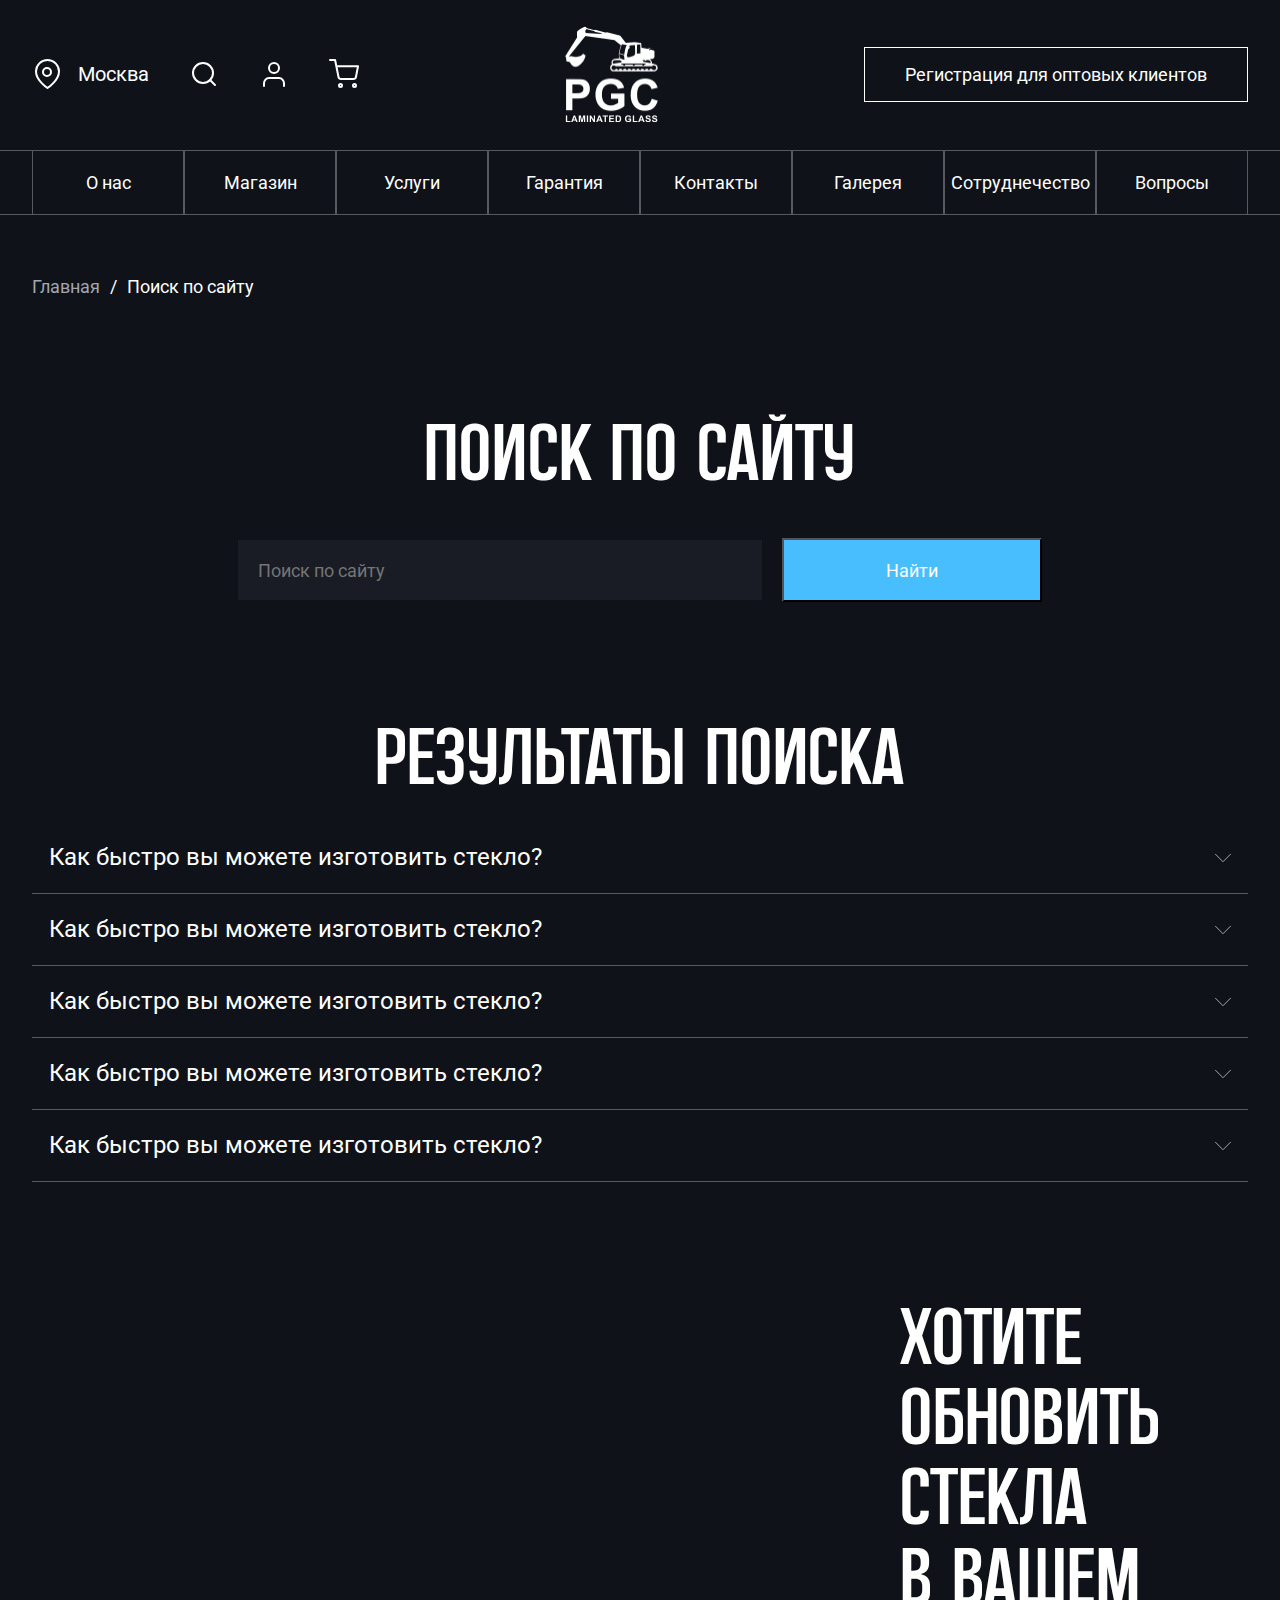
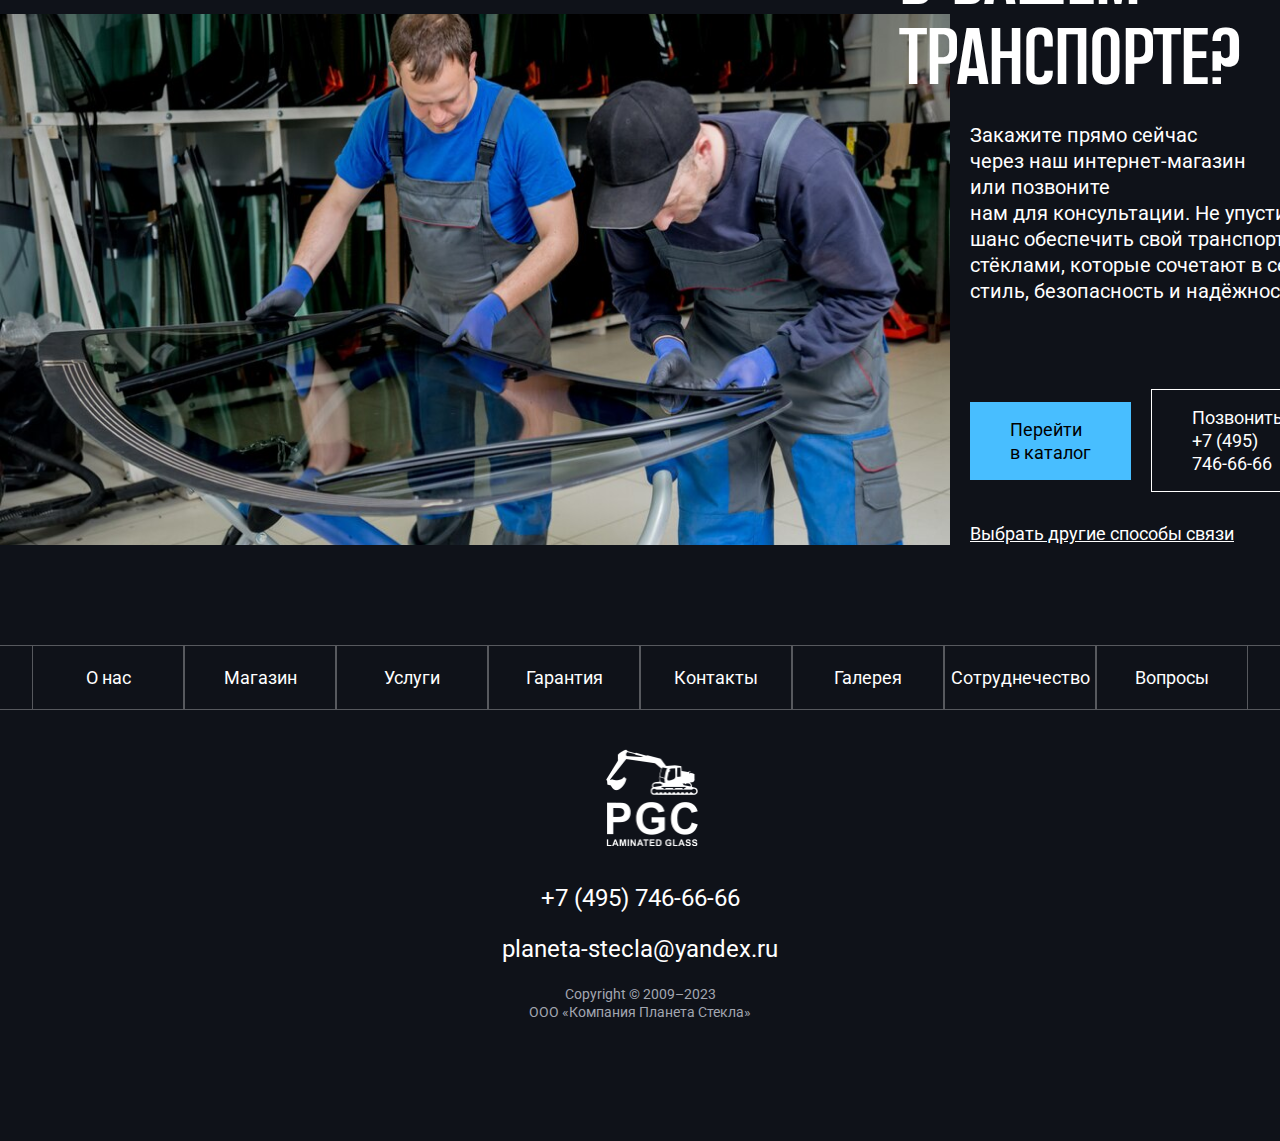
<file: search.html>
<html lang="en">
  <head>
    <meta charset="UTF-8" />
    <meta name="viewport" content="width=device-width, initial-scale=1.0" />
    <link rel="stylesheet" href="main.css" />
    <title>Shop Filter</title>
  </head>
  <body>
    <header>
    <div class="wrap-content wrap-section">
      <div class="left-content">
        <div class="wrap1 flex-alg-cntr">
          <svg
            width="30"
            height="30"
            viewBox="0 0 30 30"
            fill="none"
            xmlns="http://www.w3.org/2000/svg"
          >
            <path
              d="M27 12.4545C27 21.3636 15.5 29 15.5 29C15.5 29 4 21.3636 4 12.4545C4 9.41661 5.2116 6.5031 7.36827 4.35496C9.52494 2.20681 12.45 1 15.5 1C18.55 1 21.4751 2.20681 23.6317 4.35496C25.7884 6.5031 27 9.41661 27 12.4545Z"
              stroke="white"
              stroke-width="2"
              stroke-linecap="round"
              stroke-linejoin="round"
            />
            <path
              d="M15 17C17.2091 17 19 15.2091 19 13C19 10.7909 17.2091 9 15 9C12.7909 9 11 10.7909 11 13C11 15.2091 12.7909 17 15 17Z"
              stroke="white"
              stroke-width="2"
              stroke-linecap="round"
              stroke-linejoin="round"
            />
          </svg>
    
          <p class="p1">Москва</p>
        </div>
        <div class="wrap2 flex-alg-cntr">
            <svg width="30" height="30" viewBox="0 0 30 30" fill="none" xmlns="http://www.w3.org/2000/svg">
                <path d="M14 24C19.5228 24 24 19.5228 24 14C24 8.47715 19.5228 4 14 4C8.47715 4 4 8.47715 4 14C4 19.5228 8.47715 24 14 24Z" stroke="white" stroke-width="2" stroke-linecap="round" stroke-linejoin="round"/>
                <path d="M26 26L21 21" stroke="white" stroke-width="2" stroke-linecap="round" stroke-linejoin="round"/>
                </svg>
            
                <svg width="30" height="30" viewBox="0 0 30 30" fill="none" xmlns="http://www.w3.org/2000/svg">
                <path d="M25 27V24.3333C25 22.9188 24.4732 21.5623 23.5355 20.5621C22.5979 19.5619 21.3261 19 20 19H10C8.67392 19 7.40215 19.5619 6.46447 20.5621C5.52678 21.5623 5 22.9188 5 24.3333V27" stroke="white" stroke-width="2" stroke-linecap="round" stroke-linejoin="round"/>
                <path d="M15 14C17.7614 14 20 11.7614 20 9C20 6.23858 17.7614 4 15 4C12.2386 4 10 6.23858 10 9C10 11.7614 12.2386 14 15 14Z" stroke="white" stroke-width="2" stroke-linecap="round" stroke-linejoin="round"/>
                </svg>
            
                
                <svg width="30" height="30" viewBox="0 0 30 30" fill="none" xmlns="http://www.w3.org/2000/svg">
                <path d="M11.5 28C12.3284 28 13 27.3284 13 26.5C13 25.6716 12.3284 25 11.5 25C10.6716 25 10 25.6716 10 26.5C10 27.3284 10.6716 28 11.5 28Z" stroke="white" stroke-width="2" stroke-linecap="round" stroke-linejoin="round"/>
                <path d="M25.5 28C26.3284 28 27 27.3284 27 26.5C27 25.6716 26.3284 25 25.5 25C24.6716 25 24 25.6716 24 26.5C24 27.3284 24.6716 28 25.5 28Z" stroke="white" stroke-width="2" stroke-linecap="round" stroke-linejoin="round"/>
                <path d="M1 1H6.09091L9.50182 17.9603C9.6182 18.5434 9.93697 19.0672 10.4023 19.4401C10.8677 19.8129 11.45 20.0109 12.0473 19.9995H24.4182C25.0155 20.0109 25.5978 19.8129 26.0631 19.4401C26.5285 19.0672 26.8473 18.5434 26.9636 17.9603L29 7.33318H7.36364" stroke="white" stroke-width="2" stroke-linecap="round" stroke-linejoin="round"/>
                </svg>
        </div>
      </div>
      <img class="logo" src="/img/logo.png" alt="" />
      <div class="right-content">
        <a class="button" href=""> Регистрация для оптовых клиентов </a>
      </div>
    </div>
    <div class="row-nav">
         <div class="wrap-content wrap-section">
            <div class="link-wrap">
                <a href="#">О нас</a>
            </div>
            <div class="link-wrap">
                <a href="#">Магазин</a>
            </div>
            <div class="link-wrap">
                <a href="#">Услуги</a>
            </div>
            <div class="link-wrap">
                <a href="#">Гарантия</a>
            </div>
            <div class="link-wrap">
                <a href="#">Контакты</a>
            </div>
            <div class="link-wrap">
                <a href="#">Галерея</a>
            </div>
            <div class="link-wrap">
                <a href="#">Сотруднечество</a>
            </div>
            <div class="link-wrap">
                <a href="#">Вопросы</a>
            </div>
         </div>
    </div>
    </header>

    <p class="bread-crumbs wrap-section"><a href="/">Главная</a><span>/</span>Поиск по сайту</p>

    <section class="section-search wrap-section">
        <h2 class="title-section">Поиск по сайту</h2>
        <div class="row flex-alg-cntr">
            <input type="text" placeholder="Поиск по сайту">
            <button class="blue-button"><p>Найти</p></button>
        </div>
    </section>

    <section class="section-results-search wrap-section">
        <h2 class="title-section">Результаты поиска</h2>
       <!-- <div class="content">
            <div class="row">
                <p class="name"></p>
                svg
            </div>
            <div class="row">
                <p class="name"></p>
                svg
            </div>
            <div class="row">
                <p class="name"></p>
                svg
            </div>
            <div class="row">
                <p class="name"></p>
                svg
            </div>
        </div> -->
        <div class="container">
            <div class="row faq-el">
                <div class="flex-alg-cntr">
                <p class="">Как быстро вы можете изготовить стекло?</p>
                    <svg width="16" height="10" viewBox="0 0 16 10" fill="none" xmlns="http://www.w3.org/2000/svg">
                        <path d="M0.5 1.25L8 8.75L15.5 1.25" stroke="#A2A6B1" stroke-linecap="round" stroke-linejoin="round"></path>
                    </svg>
                </div>
                <p class="answer">Изготовление стекла занимает ...</p> 
            </div>
            <div class="line"></div>
            <div class="row faq-el">
                <div class="flex-alg-cntr">
                <p class="">Как быстро вы можете изготовить стекло?</p>
                    <svg width="16" height="10" viewBox="0 0 16 10" fill="none" xmlns="http://www.w3.org/2000/svg">
                        <path d="M0.5 1.25L8 8.75L15.5 1.25" stroke="#A2A6B1" stroke-linecap="round" stroke-linejoin="round"></path>
                    </svg>
                </div>
                <p class="answer">Изготовление стекла занимает ...</p> 
            </div>
            <div class="line"></div>
            <div class="row faq-el">
                <div class="flex-alg-cntr">
                <p class="">Как быстро вы можете изготовить стекло?</p>
                    <svg width="16" height="10" viewBox="0 0 16 10" fill="none" xmlns="http://www.w3.org/2000/svg">
                        <path d="M0.5 1.25L8 8.75L15.5 1.25" stroke="#A2A6B1" stroke-linecap="round" stroke-linejoin="round"></path>
                    </svg>
                </div>
                <p class="answer">Изготовление стекла занимает ...</p> 
            </div>
            <div class="line"></div>
            <div class="row faq-el">
                <div class="flex-alg-cntr">
                <p class="">Как быстро вы можете изготовить стекло?</p>
                    <svg width="16" height="10" viewBox="0 0 16 10" fill="none" xmlns="http://www.w3.org/2000/svg">
                        <path d="M0.5 1.25L8 8.75L15.5 1.25" stroke="#A2A6B1" stroke-linecap="round" stroke-linejoin="round"></path>
                    </svg>
                </div>
                <p class="answer">Изготовление стекла занимает ...</p> 
            </div>
            <div class="line"></div>
            <div class="row faq-el">
                <div class="flex-alg-cntr">
                <p class="">Как быстро вы можете изготовить стекло?</p>
                    <svg width="16" height="10" viewBox="0 0 16 10" fill="none" xmlns="http://www.w3.org/2000/svg">
                        <path d="M0.5 1.25L8 8.75L15.5 1.25" stroke="#A2A6B1" stroke-linecap="round" stroke-linejoin="round"></path>
                    </svg>
                </div>
                <p class="answer">Изготовление стекла занимает ...</p> 
            </div>
            <div class="line"></div>
        </div>
    </section>

    <section class="last-section">

        <img src="img/last-section-img.png" alt="">

        <div class="right-content">
            <h2 class="title-section">Хотите обновить стекла в вашем транспорте?</h2>
            <p class="desc">
                Закажите прямо сейчас через наш интернет-магазин или позвоните нам для консультации. Не упустите шанс обеспечить свой транспорт стёклами, которые сочетают в себе стиль, безопасность и надёжность!
            </p>
            <div class="flex-alg-cntr">
                <p class="button1">Перейти в каталог</p>
                <p class="button2">Позвонить: +7 (495) 746-66-66</p>
            </div>
            <a href="#" class="link">Выбрать другие способы связи</a>
        </div>
          
    </section>

    <footer>
        <div class="row-nav">
            <div class="wrap-content wrap-section">
               <div class="link-wrap">
                   <a href="#">О нас</a>
               </div>
               <div class="link-wrap">
                   <a href="#">Магазин</a>
               </div>
               <div class="link-wrap">
                   <a href="#">Услуги</a>
               </div>
               <div class="link-wrap">
                   <a href="#">Гарантия</a>
               </div>
               <div class="link-wrap">
                   <a href="#">Контакты</a>
               </div>
               <div class="link-wrap">
                   <a href="#">Галерея</a>
               </div>
               <div class="link-wrap">
                   <a href="#">Сотруднечество</a>
               </div>
               <div class="link-wrap">
                   <a href="#">Вопросы</a>
               </div>
            </div>
       </div>
       <div class="wrap-bottom-content">
        <img class="logo" src="img/logo.png" alt="">
        <div class="wrap-contacts-info">
            <a href="#" class="phone"> +7 (495) 746-66-66</a>
            <a href="#" class="mail">planeta-stecla@yandex.ru</a>
            <a href="#" class="copyright">Copyright © 2009–2023 <br> ООО «Компания Планета Стекла»</a>
        </div>
       </div>
    </footer>
    <script src="faq.js"></script>
  </body>
</html>
</file>
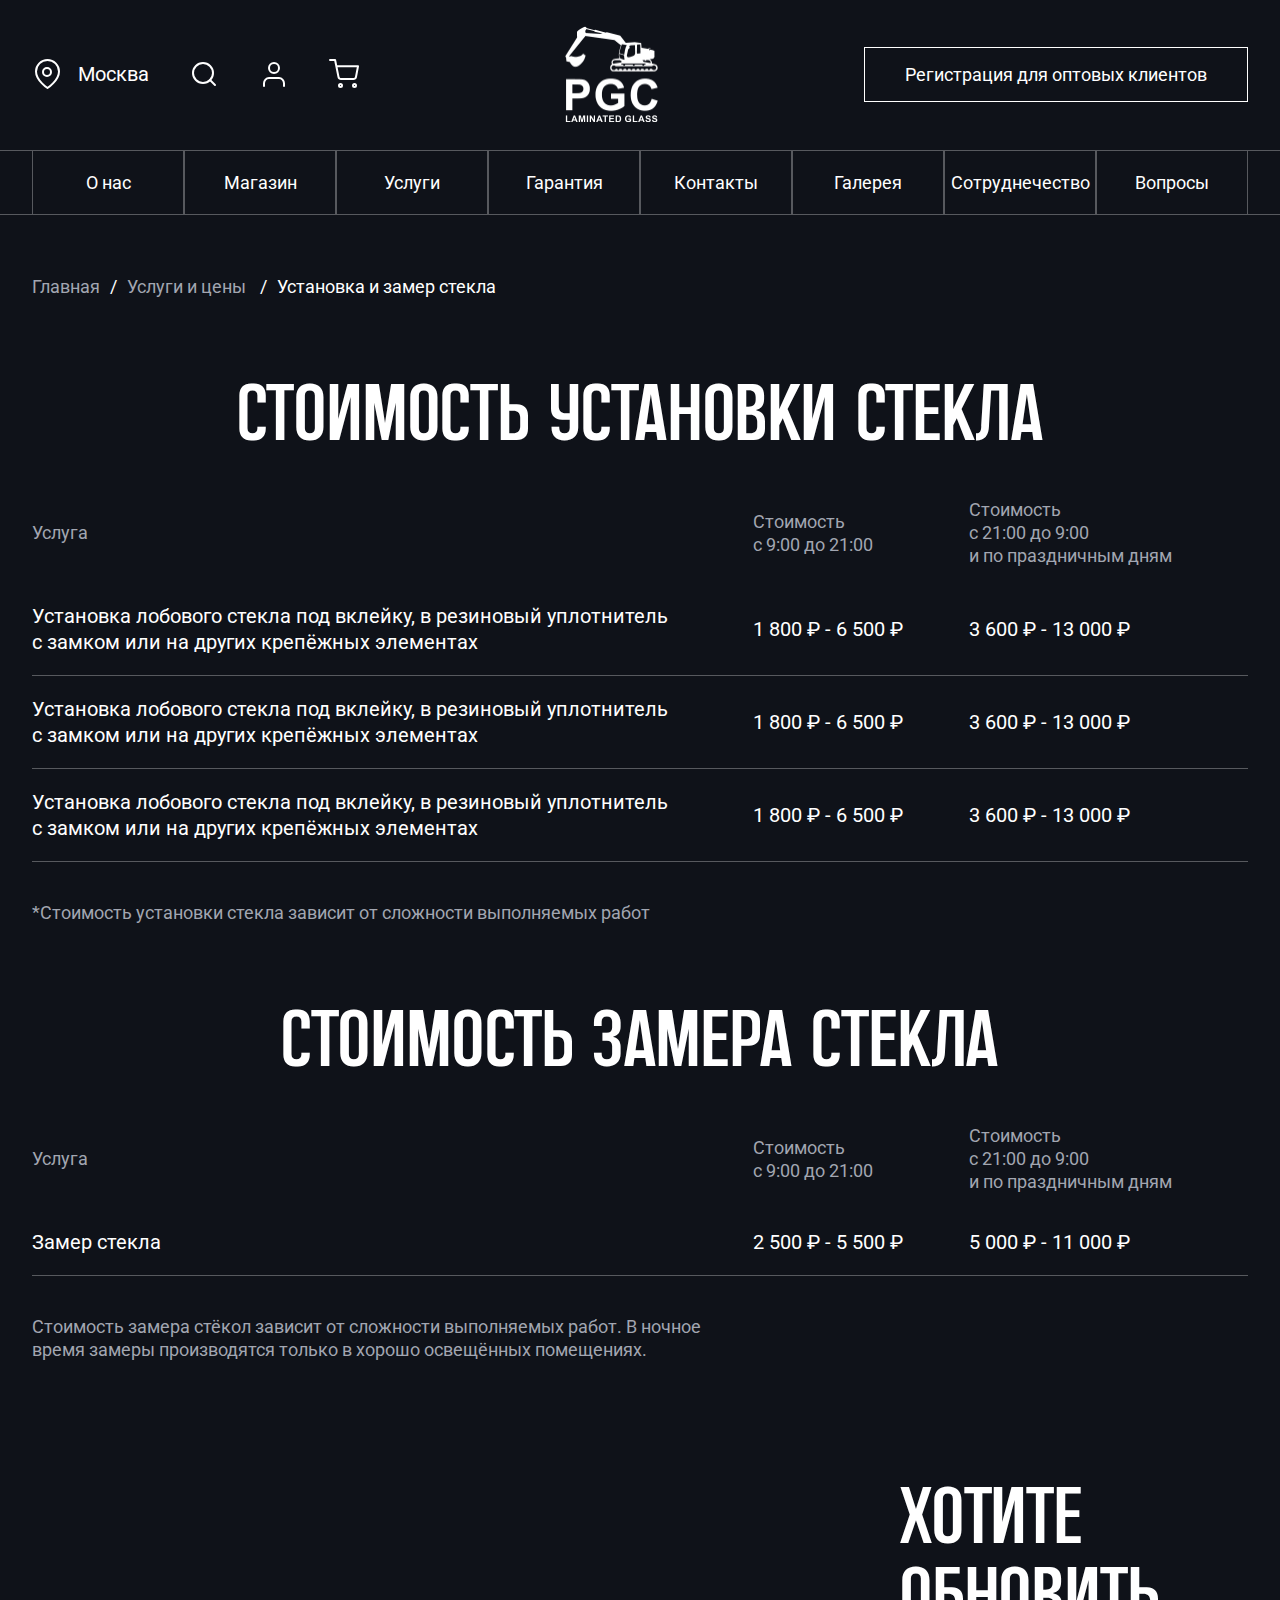
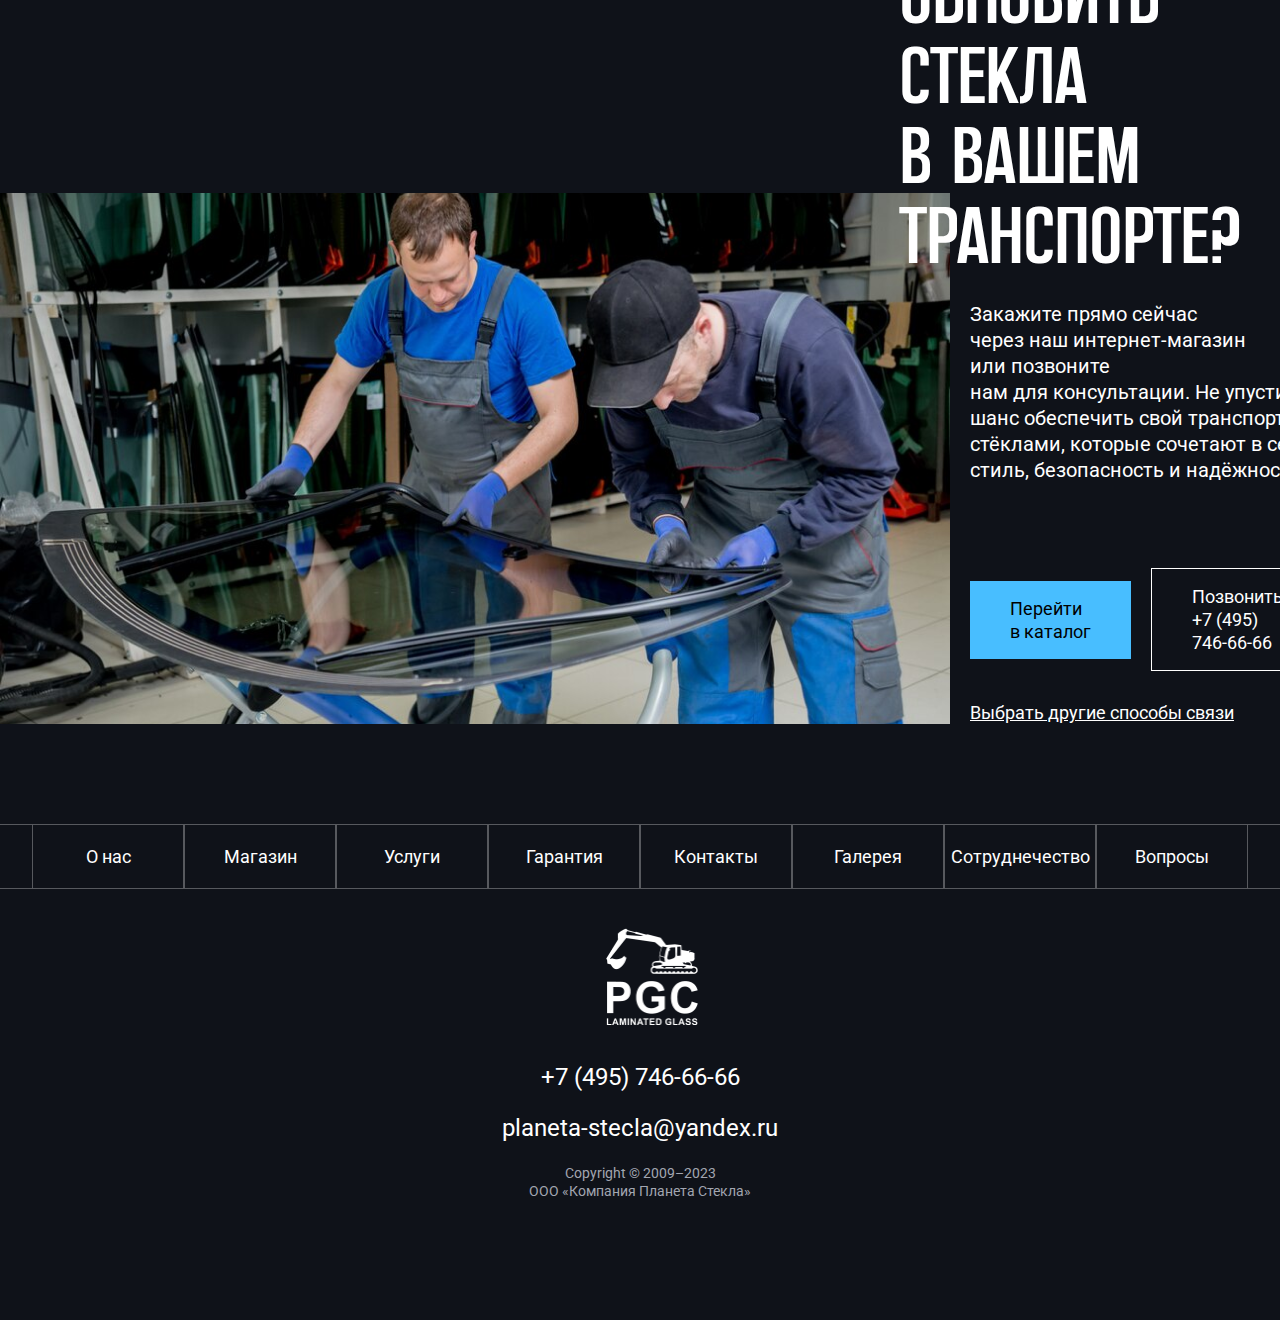
<file: services-prices-inside.html>
<html lang="en">
  <head>
    <meta charset="UTF-8" />
    <meta name="viewport" content="width=device-width, initial-scale=1.0" />
    <link rel="stylesheet" href="main.css" />
    <title>Услуги и цены</title>
  </head>
  <body>
    <header>
    <div class="wrap-content wrap-section">
      <div class="left-content">
        <div class="wrap1 flex-alg-cntr">
          <svg
            width="30"
            height="30"
            viewBox="0 0 30 30"
            fill="none"
            xmlns="http://www.w3.org/2000/svg"
          >
            <path
              d="M27 12.4545C27 21.3636 15.5 29 15.5 29C15.5 29 4 21.3636 4 12.4545C4 9.41661 5.2116 6.5031 7.36827 4.35496C9.52494 2.20681 12.45 1 15.5 1C18.55 1 21.4751 2.20681 23.6317 4.35496C25.7884 6.5031 27 9.41661 27 12.4545Z"
              stroke="white"
              stroke-width="2"
              stroke-linecap="round"
              stroke-linejoin="round"
            />
            <path
              d="M15 17C17.2091 17 19 15.2091 19 13C19 10.7909 17.2091 9 15 9C12.7909 9 11 10.7909 11 13C11 15.2091 12.7909 17 15 17Z"
              stroke="white"
              stroke-width="2"
              stroke-linecap="round"
              stroke-linejoin="round"
            />
          </svg>
    
          <p class="p1">Москва</p>
        </div>
        <div class="wrap2 flex-alg-cntr">
            <svg width="30" height="30" viewBox="0 0 30 30" fill="none" xmlns="http://www.w3.org/2000/svg">
                <path d="M14 24C19.5228 24 24 19.5228 24 14C24 8.47715 19.5228 4 14 4C8.47715 4 4 8.47715 4 14C4 19.5228 8.47715 24 14 24Z" stroke="white" stroke-width="2" stroke-linecap="round" stroke-linejoin="round"/>
                <path d="M26 26L21 21" stroke="white" stroke-width="2" stroke-linecap="round" stroke-linejoin="round"/>
                </svg>
            
                <svg width="30" height="30" viewBox="0 0 30 30" fill="none" xmlns="http://www.w3.org/2000/svg">
                <path d="M25 27V24.3333C25 22.9188 24.4732 21.5623 23.5355 20.5621C22.5979 19.5619 21.3261 19 20 19H10C8.67392 19 7.40215 19.5619 6.46447 20.5621C5.52678 21.5623 5 22.9188 5 24.3333V27" stroke="white" stroke-width="2" stroke-linecap="round" stroke-linejoin="round"/>
                <path d="M15 14C17.7614 14 20 11.7614 20 9C20 6.23858 17.7614 4 15 4C12.2386 4 10 6.23858 10 9C10 11.7614 12.2386 14 15 14Z" stroke="white" stroke-width="2" stroke-linecap="round" stroke-linejoin="round"/>
                </svg>
            
                
                <svg width="30" height="30" viewBox="0 0 30 30" fill="none" xmlns="http://www.w3.org/2000/svg">
                <path d="M11.5 28C12.3284 28 13 27.3284 13 26.5C13 25.6716 12.3284 25 11.5 25C10.6716 25 10 25.6716 10 26.5C10 27.3284 10.6716 28 11.5 28Z" stroke="white" stroke-width="2" stroke-linecap="round" stroke-linejoin="round"/>
                <path d="M25.5 28C26.3284 28 27 27.3284 27 26.5C27 25.6716 26.3284 25 25.5 25C24.6716 25 24 25.6716 24 26.5C24 27.3284 24.6716 28 25.5 28Z" stroke="white" stroke-width="2" stroke-linecap="round" stroke-linejoin="round"/>
                <path d="M1 1H6.09091L9.50182 17.9603C9.6182 18.5434 9.93697 19.0672 10.4023 19.4401C10.8677 19.8129 11.45 20.0109 12.0473 19.9995H24.4182C25.0155 20.0109 25.5978 19.8129 26.0631 19.4401C26.5285 19.0672 26.8473 18.5434 26.9636 17.9603L29 7.33318H7.36364" stroke="white" stroke-width="2" stroke-linecap="round" stroke-linejoin="round"/>
                </svg>
        </div>
      </div>
      <img class="logo" src="/img/logo.png" alt="" />
      <div class="right-content">
        <a class="button" href=""> Регистрация для оптовых клиентов </a>
      </div>
    </div>
    <div class="row-nav">
         <div class="wrap-content wrap-section">
            <div class="link-wrap">
                <a href="#">О нас</a>
            </div>
            <div class="link-wrap">
                <a href="#">Магазин</a>
            </div>
            <div class="link-wrap">
                <a href="#">Услуги</a>
            </div>
            <div class="link-wrap">
                <a href="#">Гарантия</a>
            </div>
            <div class="link-wrap">
                <a href="#">Контакты</a>
            </div>
            <div class="link-wrap">
                <a href="#">Галерея</a>
            </div>
            <div class="link-wrap">
                <a href="#">Сотруднечество</a>
            </div>
            <div class="link-wrap">
                <a href="#">Вопросы</a>
            </div>
         </div>
    </div>
    </header>

    <p class="bread-crumbs wrap-section"><a href="/">Главная</a><span>/</span><a href="#">Услуги и цены</a>
    <span>/</span>Установка и замер стекла</p>

    <section class="section-glass-install wrap-section">
        <h2 class="title-section">Стоимость установки стекла</h2>
        <div class="content">
            <div class="row-titles flex-alg-cntr">
                <div class="col col-1">
                    <p>Услуга</p>
                </div>
                <div class="col col-2">
                    <p>Стоимость
                        с 9:00 до 21:00</p>
                </div>
                <div class="col col-3">
                    <p>Стоимость
                        с 21:00 до 9:00 и по праздничным дням</p>
                </div>
            </div>
            <div class="row flex-alg-cntr">
                <div class="col col-1">
                    <p>Установка лобового стекла под вклейку, в резиновый уплотнитель с замком или на других крепёжных элементах</p>
                </div>
                <div class="col col-2">
                    <p>1 800 ₽ - 6 500 ₽</p>
                </div>
                <div class="col col-3">
                    <p>3 600 ₽ - 13 000 ₽</p>
                </div>
            </div>
            <div class="row flex-alg-cntr">
                <div class="col col-1">
                    <p>Установка лобового стекла под вклейку, в резиновый уплотнитель с замком или на других крепёжных элементах</p>
                </div>
                <div class="col col-2">
                    <p>1 800 ₽ - 6 500 ₽</p>
                </div>
                <div class="col col-3">
                    <p>3 600 ₽ - 13 000 ₽</p>
                </div>
            </div>
            <div class="row flex-alg-cntr">
                <div class="col col-1">
                    <p>Установка лобового стекла под вклейку, в резиновый уплотнитель с замком или на других крепёжных элементах</p>
                </div>
                <div class="col col-2">
                    <p>1 800 ₽ - 6 500 ₽</p>
                </div>
                <div class="col col-3">
                    <p>3 600 ₽ - 13 000 ₽</p>
                </div>
            </div>
            <p class="bottom-txt">*Стоимость установки стекла зависит от сложности выполняемых работ</p>
        </div>
    </section>

    <section class="section-glass-install wrap-section">
        <h2 class="title-section">Стоимость замера стекла</h2>
        <div class="content">
            <div class="row-titles flex-alg-cntr">
                <div class="col col-1">
                    <p>Услуга</p>
                </div>
                <div class="col col-2">
                    <p>Стоимость
                        с 9:00 до 21:00</p>
                </div>
                <div class="col col-3">
                    <p>Стоимость
                        с 21:00 до 9:00 и по праздничным дням</p>
                </div>
            </div>
            <div class="row flex-alg-cntr">
                <div class="col col-1">
                    <p>Замер стекла</p>
                </div>
                <div class="col col-2">
                    <p>2 500 ₽ - 5 500 ₽</p>
                </div>
                <div class="col col-3">
                    <p>5 000 ₽ - 11 000 ₽</p>
                </div>
            </div>
            <p class="bottom-txt">Стоимость замера стёкол зависит от сложности выполняемых работ. В ночное время замеры производятся только в хорошо освещённых помещениях.</p>
        </div>
    </section>

    <section class="last-section">

        <img src="img/last-section-img.png" alt="">

        <div class="right-content">
            <h2 class="title-section">Хотите обновить стекла в вашем транспорте?</h2>
            <p class="desc">
                Закажите прямо сейчас через наш интернет-магазин или позвоните нам для консультации. Не упустите шанс обеспечить свой транспорт стёклами, которые сочетают в себе стиль, безопасность и надёжность!
            </p>
            <div class="flex-alg-cntr">
                <p class="button1">Перейти в каталог</p>
                <p class="button2">Позвонить: +7 (495) 746-66-66</p>
            </div>
            <a href="#" class="link">Выбрать другие способы связи</a>
        </div>
          
    </section>

    <footer>
        <div class="row-nav">
            <div class="wrap-content wrap-section">
               <div class="link-wrap">
                   <a href="#">О нас</a>
               </div>
               <div class="link-wrap">
                   <a href="#">Магазин</a>
               </div>
               <div class="link-wrap">
                   <a href="#">Услуги</a>
               </div>
               <div class="link-wrap">
                   <a href="#">Гарантия</a>
               </div>
               <div class="link-wrap">
                   <a href="#">Контакты</a>
               </div>
               <div class="link-wrap">
                   <a href="#">Галерея</a>
               </div>
               <div class="link-wrap">
                   <a href="#">Сотруднечество</a>
               </div>
               <div class="link-wrap">
                   <a href="#">Вопросы</a>
               </div>
            </div>
       </div>
       <div class="wrap-bottom-content">
        <img class="logo" src="img/logo.png" alt="">
        <div class="wrap-contacts-info">
            <a href="#" class="phone"> +7 (495) 746-66-66</a>
            <a href="#" class="mail">planeta-stecla@yandex.ru</a>
            <a href="#" class="copyright">Copyright © 2009–2023 <br> ООО «Компания Планета Стекла»</a>
        </div>
       </div>
    </footer>
  </body>
</html>
</file>
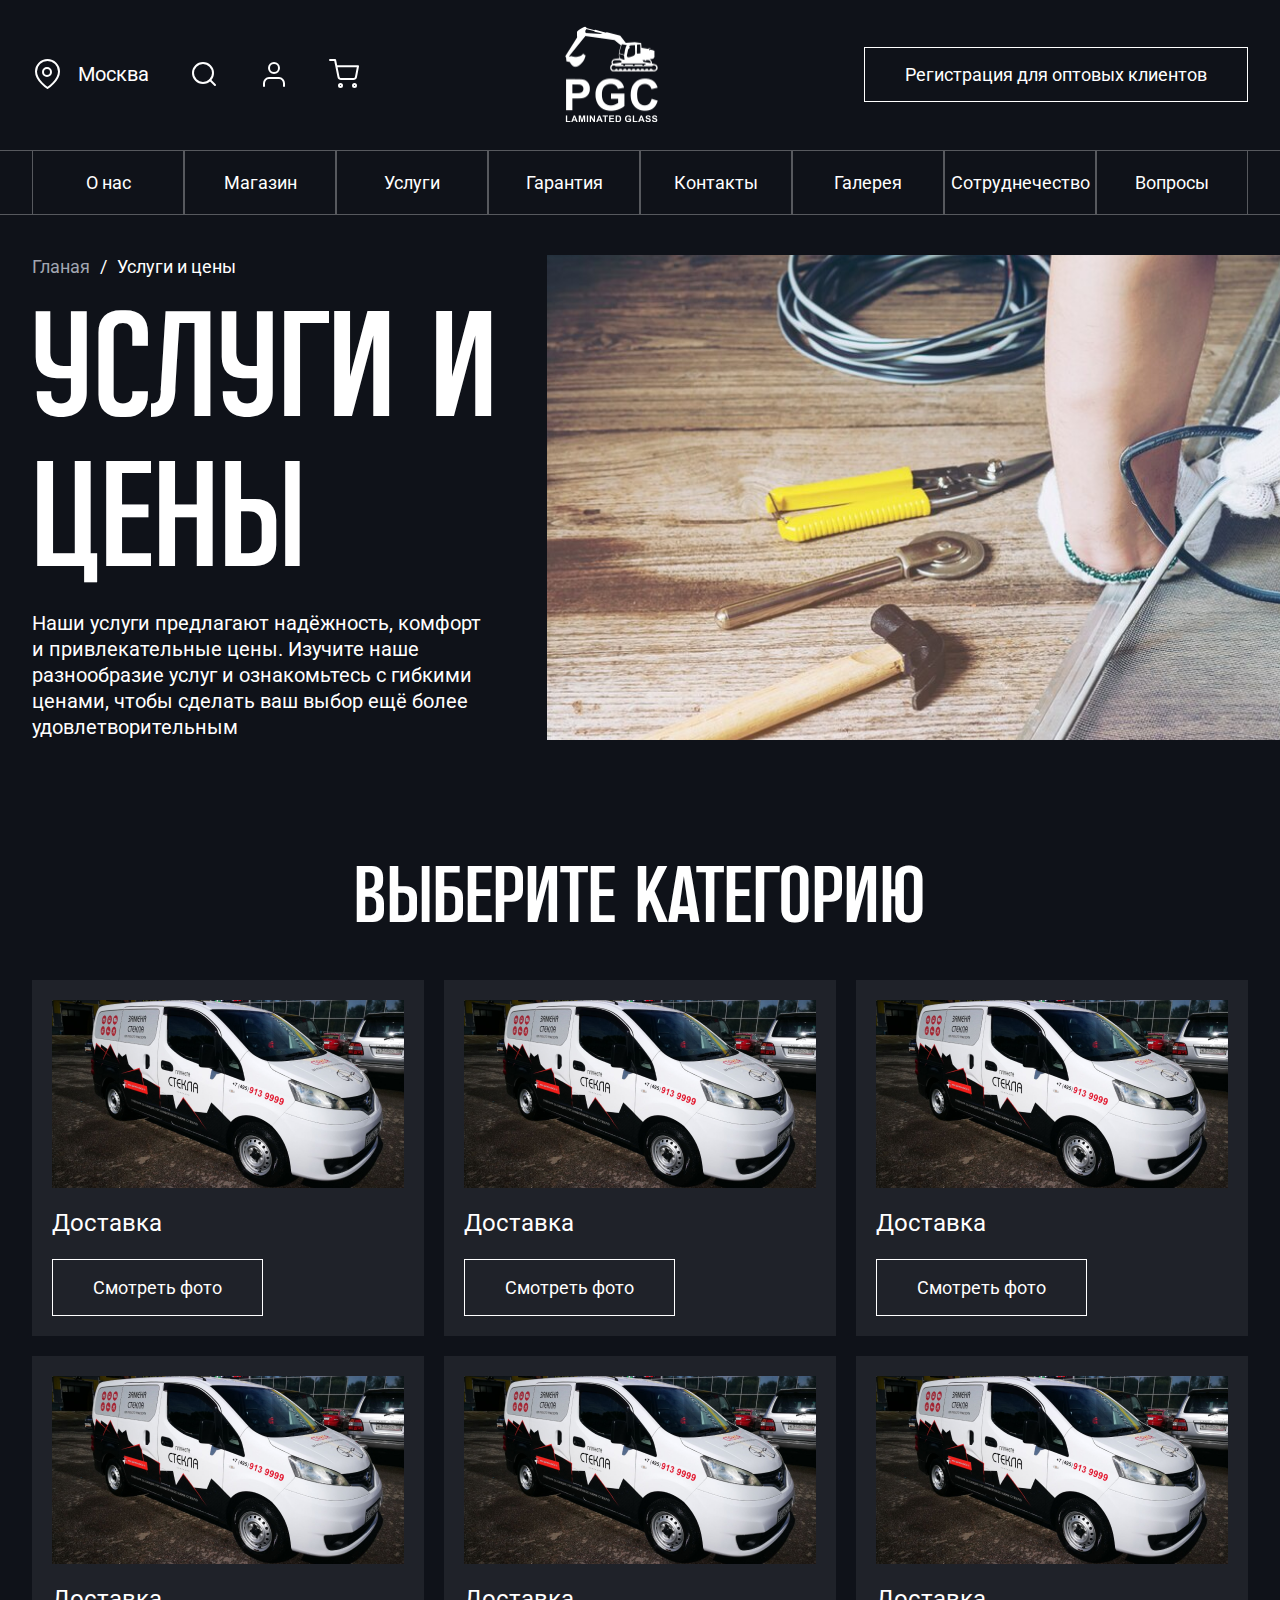
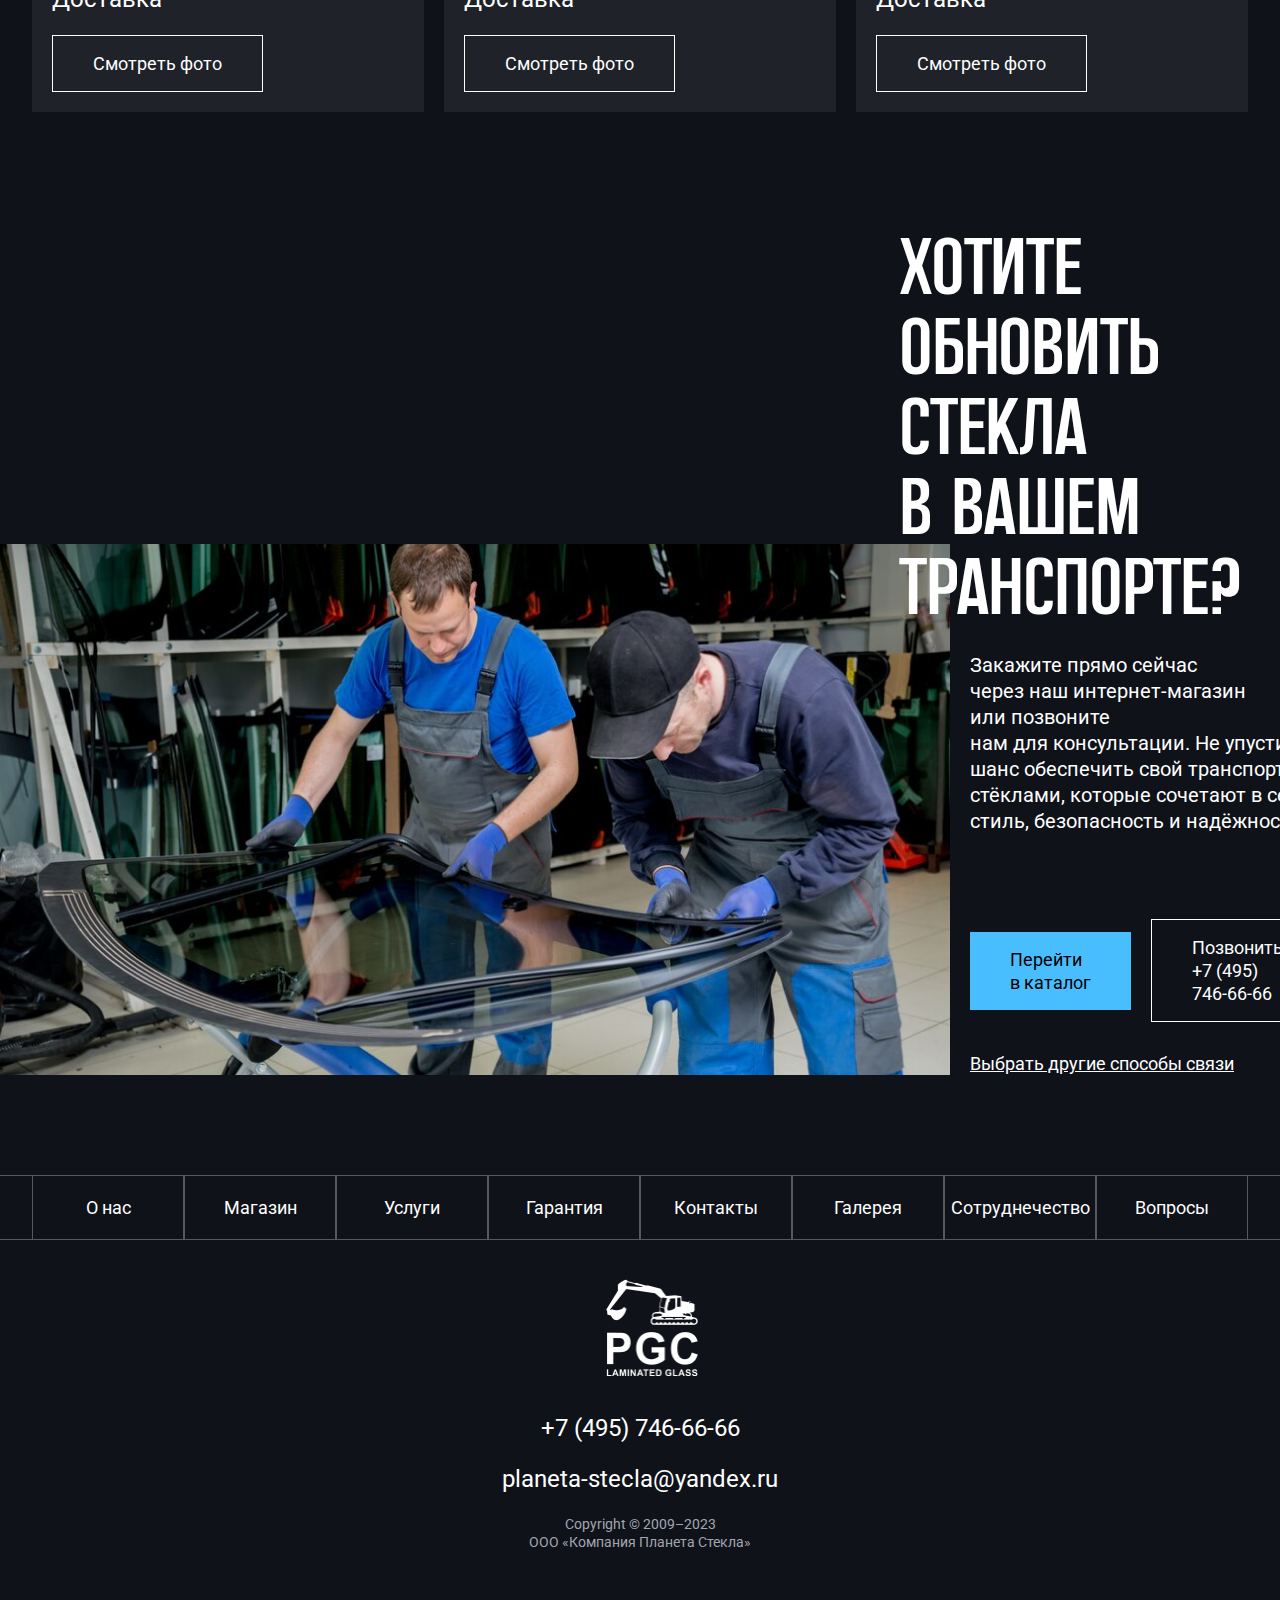
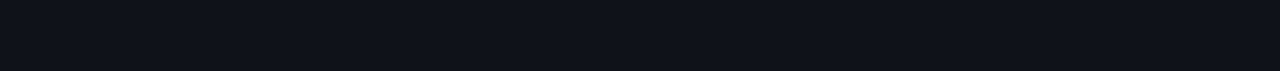
<file: services-prices.html>
<html lang="en">
  <head>
    <meta charset="UTF-8" />
    <meta name="viewport" content="width=device-width, initial-scale=1.0" />
    <link rel="stylesheet" href="main.css" />
    <title>Gallery</title>
  </head>
  <body>
    <header>
    <div class="wrap-content wrap-section">
      <div class="left-content">
        <div class="wrap1 flex-alg-cntr">
          <svg
            width="30"
            height="30"
            viewBox="0 0 30 30"
            fill="none"
            xmlns="http://www.w3.org/2000/svg"
          >
            <path
              d="M27 12.4545C27 21.3636 15.5 29 15.5 29C15.5 29 4 21.3636 4 12.4545C4 9.41661 5.2116 6.5031 7.36827 4.35496C9.52494 2.20681 12.45 1 15.5 1C18.55 1 21.4751 2.20681 23.6317 4.35496C25.7884 6.5031 27 9.41661 27 12.4545Z"
              stroke="white"
              stroke-width="2"
              stroke-linecap="round"
              stroke-linejoin="round"
            />
            <path
              d="M15 17C17.2091 17 19 15.2091 19 13C19 10.7909 17.2091 9 15 9C12.7909 9 11 10.7909 11 13C11 15.2091 12.7909 17 15 17Z"
              stroke="white"
              stroke-width="2"
              stroke-linecap="round"
              stroke-linejoin="round"
            />
          </svg>
    
          <p class="p1">Москва</p>
        </div>
        <div class="wrap2 flex-alg-cntr">
            <svg width="30" height="30" viewBox="0 0 30 30" fill="none" xmlns="http://www.w3.org/2000/svg">
                <path d="M14 24C19.5228 24 24 19.5228 24 14C24 8.47715 19.5228 4 14 4C8.47715 4 4 8.47715 4 14C4 19.5228 8.47715 24 14 24Z" stroke="white" stroke-width="2" stroke-linecap="round" stroke-linejoin="round"/>
                <path d="M26 26L21 21" stroke="white" stroke-width="2" stroke-linecap="round" stroke-linejoin="round"/>
                </svg>
            
                <svg width="30" height="30" viewBox="0 0 30 30" fill="none" xmlns="http://www.w3.org/2000/svg">
                <path d="M25 27V24.3333C25 22.9188 24.4732 21.5623 23.5355 20.5621C22.5979 19.5619 21.3261 19 20 19H10C8.67392 19 7.40215 19.5619 6.46447 20.5621C5.52678 21.5623 5 22.9188 5 24.3333V27" stroke="white" stroke-width="2" stroke-linecap="round" stroke-linejoin="round"/>
                <path d="M15 14C17.7614 14 20 11.7614 20 9C20 6.23858 17.7614 4 15 4C12.2386 4 10 6.23858 10 9C10 11.7614 12.2386 14 15 14Z" stroke="white" stroke-width="2" stroke-linecap="round" stroke-linejoin="round"/>
                </svg>
            
                
                <svg width="30" height="30" viewBox="0 0 30 30" fill="none" xmlns="http://www.w3.org/2000/svg">
                <path d="M11.5 28C12.3284 28 13 27.3284 13 26.5C13 25.6716 12.3284 25 11.5 25C10.6716 25 10 25.6716 10 26.5C10 27.3284 10.6716 28 11.5 28Z" stroke="white" stroke-width="2" stroke-linecap="round" stroke-linejoin="round"/>
                <path d="M25.5 28C26.3284 28 27 27.3284 27 26.5C27 25.6716 26.3284 25 25.5 25C24.6716 25 24 25.6716 24 26.5C24 27.3284 24.6716 28 25.5 28Z" stroke="white" stroke-width="2" stroke-linecap="round" stroke-linejoin="round"/>
                <path d="M1 1H6.09091L9.50182 17.9603C9.6182 18.5434 9.93697 19.0672 10.4023 19.4401C10.8677 19.8129 11.45 20.0109 12.0473 19.9995H24.4182C25.0155 20.0109 25.5978 19.8129 26.0631 19.4401C26.5285 19.0672 26.8473 18.5434 26.9636 17.9603L29 7.33318H7.36364" stroke="white" stroke-width="2" stroke-linecap="round" stroke-linejoin="round"/>
                </svg>
        </div>
      </div>
      <img class="logo" src="/img/logo.png" alt="" />
      <div class="right-content">
        <a class="button" href=""> Регистрация для оптовых клиентов </a>
      </div>
    </div>
    <div class="row-nav">
         <div class="wrap-content wrap-section">
            <div class="link-wrap">
                <a href="#">О нас</a>
            </div>
            <div class="link-wrap">
                <a href="#">Магазин</a>
            </div>
            <div class="link-wrap">
                <a href="#">Услуги</a>
            </div>
            <div class="link-wrap">
                <a href="#">Гарантия</a>
            </div>
            <div class="link-wrap">
                <a href="#">Контакты</a>
            </div>
            <div class="link-wrap">
                <a href="#">Галерея</a>
            </div>
            <div class="link-wrap">
                <a href="#">Сотруднечество</a>
            </div>
            <div class="link-wrap">
                <a href="#">Вопросы</a>
            </div>
         </div>
    </div>
    </header>

    <section class="section-shop section-services-prices wrap-section flex-alg-cntr">
        <p class="bread-crumbs"><a href="/">Гланая</a><span>/</span>Услуги и цены</p>
        <div class="left-content">
            <h1 class="title-page">Услуги и цены</h1>
            <p class="desc">
                Наши услуги предлагают надёжность, комфорт и привлекательные цены. Изучите наше разнообразие услуг и ознакомьтесь с гибкими ценами, чтобы сделать ваш выбор ещё более удовлетворительным
            </p>
        </div>
        <img src="img/services-prices.png" alt="">
    </section>

    <section class="section-select-category3 wrap-section">
        <h2 class="title-section">Выберите категорию</h2>
        <div class="grid">
            <div class="container">
                <img src="img/category/img-1.png" alt="">
                <p class="title-container">Доставка</p>
                <button>Смотреть фото</button>
            </div>
            <div class="container">
                <img src="img/category/img-1.png" alt="">
                <p class="title-container">Доставка</p>
                <button>Смотреть фото</button>
            </div>
            <div class="container">
                <img src="img/category/img-1.png" alt="">
                <p class="title-container">Доставка</p>
                <button>Смотреть фото</button>
            </div>
            <div class="container">
                <img src="img/category/img-1.png" alt="">
                <p class="title-container">Доставка</p>
                <button>Смотреть фото</button>
            </div>
            <div class="container">
                <img src="img/category/img-1.png" alt="">
                <p class="title-container">Доставка</p>
                <button>Смотреть фото</button>
            </div>
            <div class="container">
                <img src="img/category/img-1.png" alt="">
                <p class="title-container">Доставка</p>
                <button>Смотреть фото</button>
            </div>
        </div>
    </section>
  
    <section class="last-section">

        <img src="img/last-section-img.png" alt="">

        <div class="right-content">
            <h2 class="title-section">Хотите обновить стекла в вашем транспорте?</h2>
            <p class="desc">
                Закажите прямо сейчас через наш интернет-магазин или позвоните нам для консультации. Не упустите шанс обеспечить свой транспорт стёклами, которые сочетают в себе стиль, безопасность и надёжность!
            </p>
            <div class="flex-alg-cntr">
                <p class="button1">Перейти в каталог</p>
                <p class="button2">Позвонить: +7 (495) 746-66-66</p>
            </div>
            <a href="#" class="link">Выбрать другие способы связи</a>
        </div>
          
    </section>

    <footer>
        <div class="row-nav">
            <div class="wrap-content wrap-section">
               <div class="link-wrap">
                   <a href="#">О нас</a>
               </div>
               <div class="link-wrap">
                   <a href="#">Магазин</a>
               </div>
               <div class="link-wrap">
                   <a href="#">Услуги</a>
               </div>
               <div class="link-wrap">
                   <a href="#">Гарантия</a>
               </div>
               <div class="link-wrap">
                   <a href="#">Контакты</a>
               </div>
               <div class="link-wrap">
                   <a href="#">Галерея</a>
               </div>
               <div class="link-wrap">
                   <a href="#">Сотруднечество</a>
               </div>
               <div class="link-wrap">
                   <a href="#">Вопросы</a>
               </div>
            </div>
       </div>
       <div class="wrap-bottom-content">
        <img class="logo" src="img/logo.png" alt="">
        <div class="wrap-contacts-info">
            <a href="#" class="phone"> +7 (495) 746-66-66</a>
            <a href="#" class="mail">planeta-stecla@yandex.ru</a>
            <a href="#" class="copyright">Copyright © 2009–2023 <br> ООО «Компания Планета Стекла»</a>
        </div>
       </div>
    </footer>
  </body>
</html>
</file>
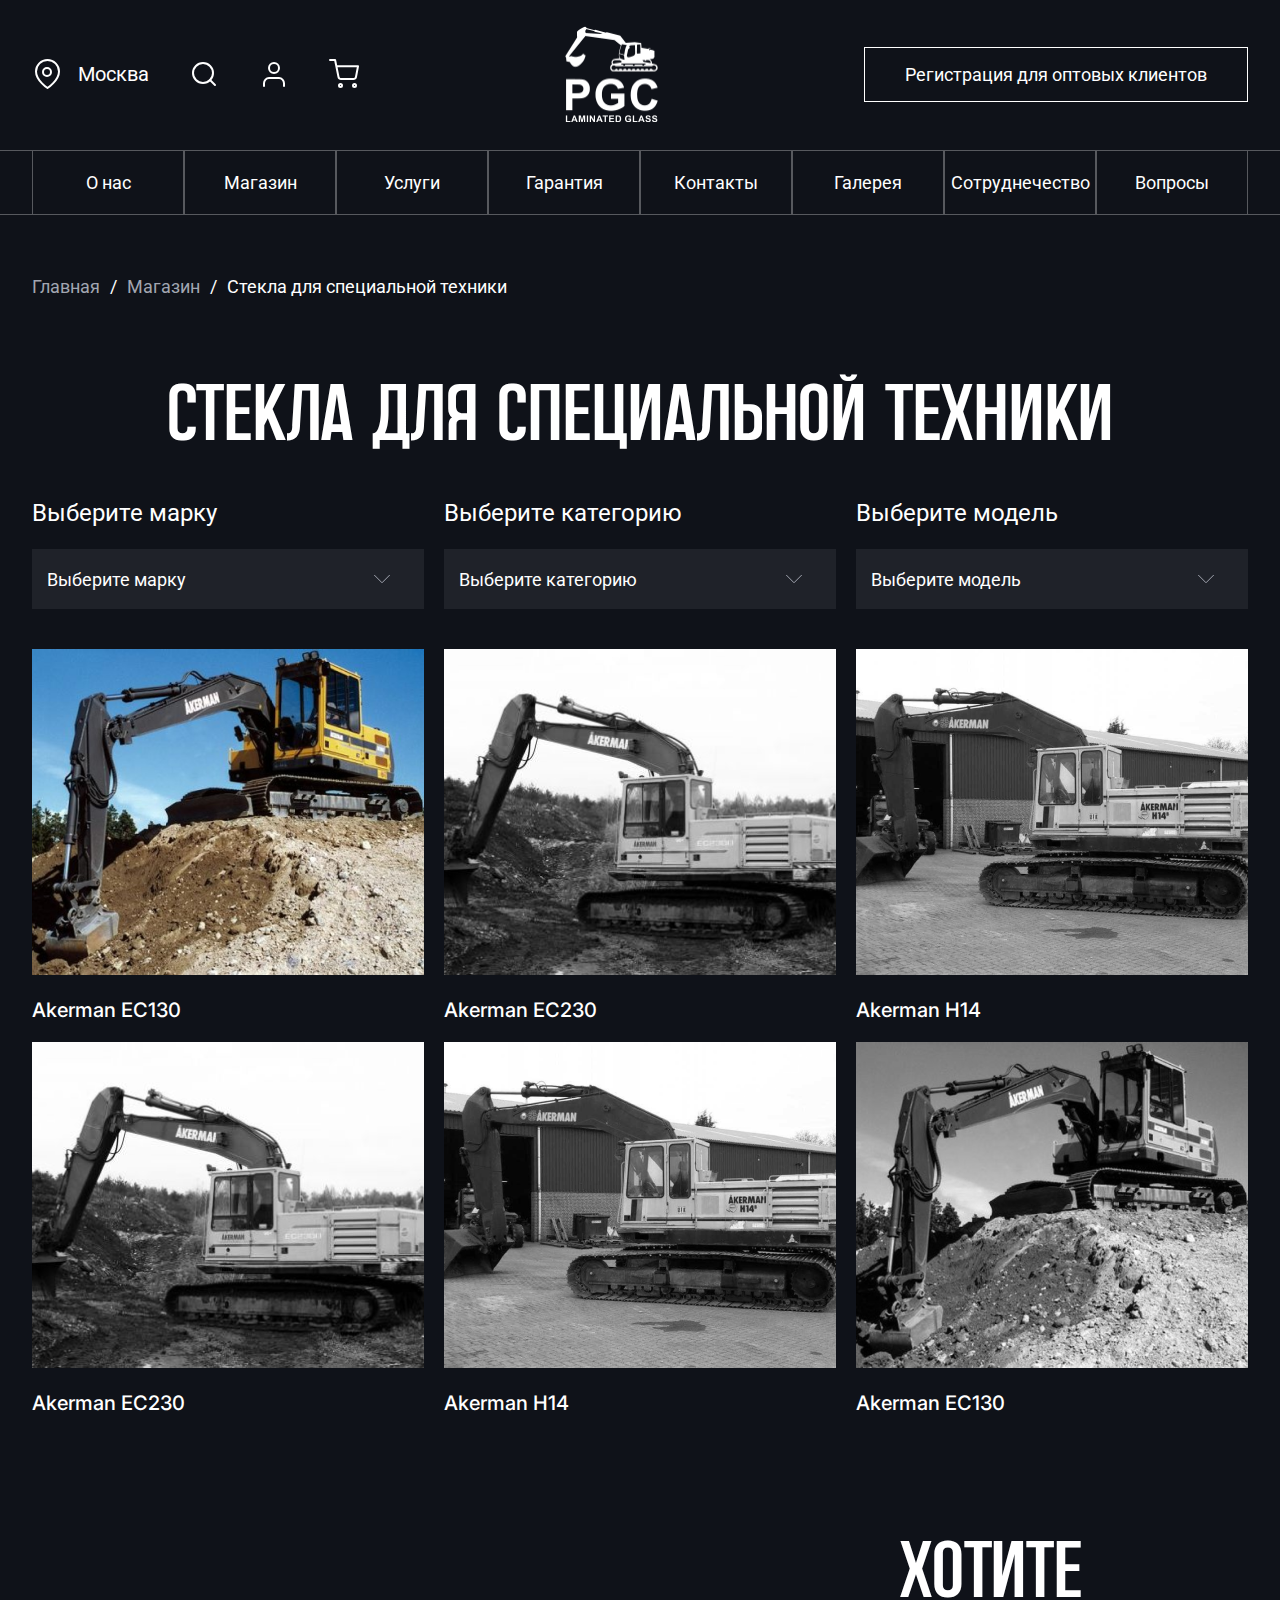
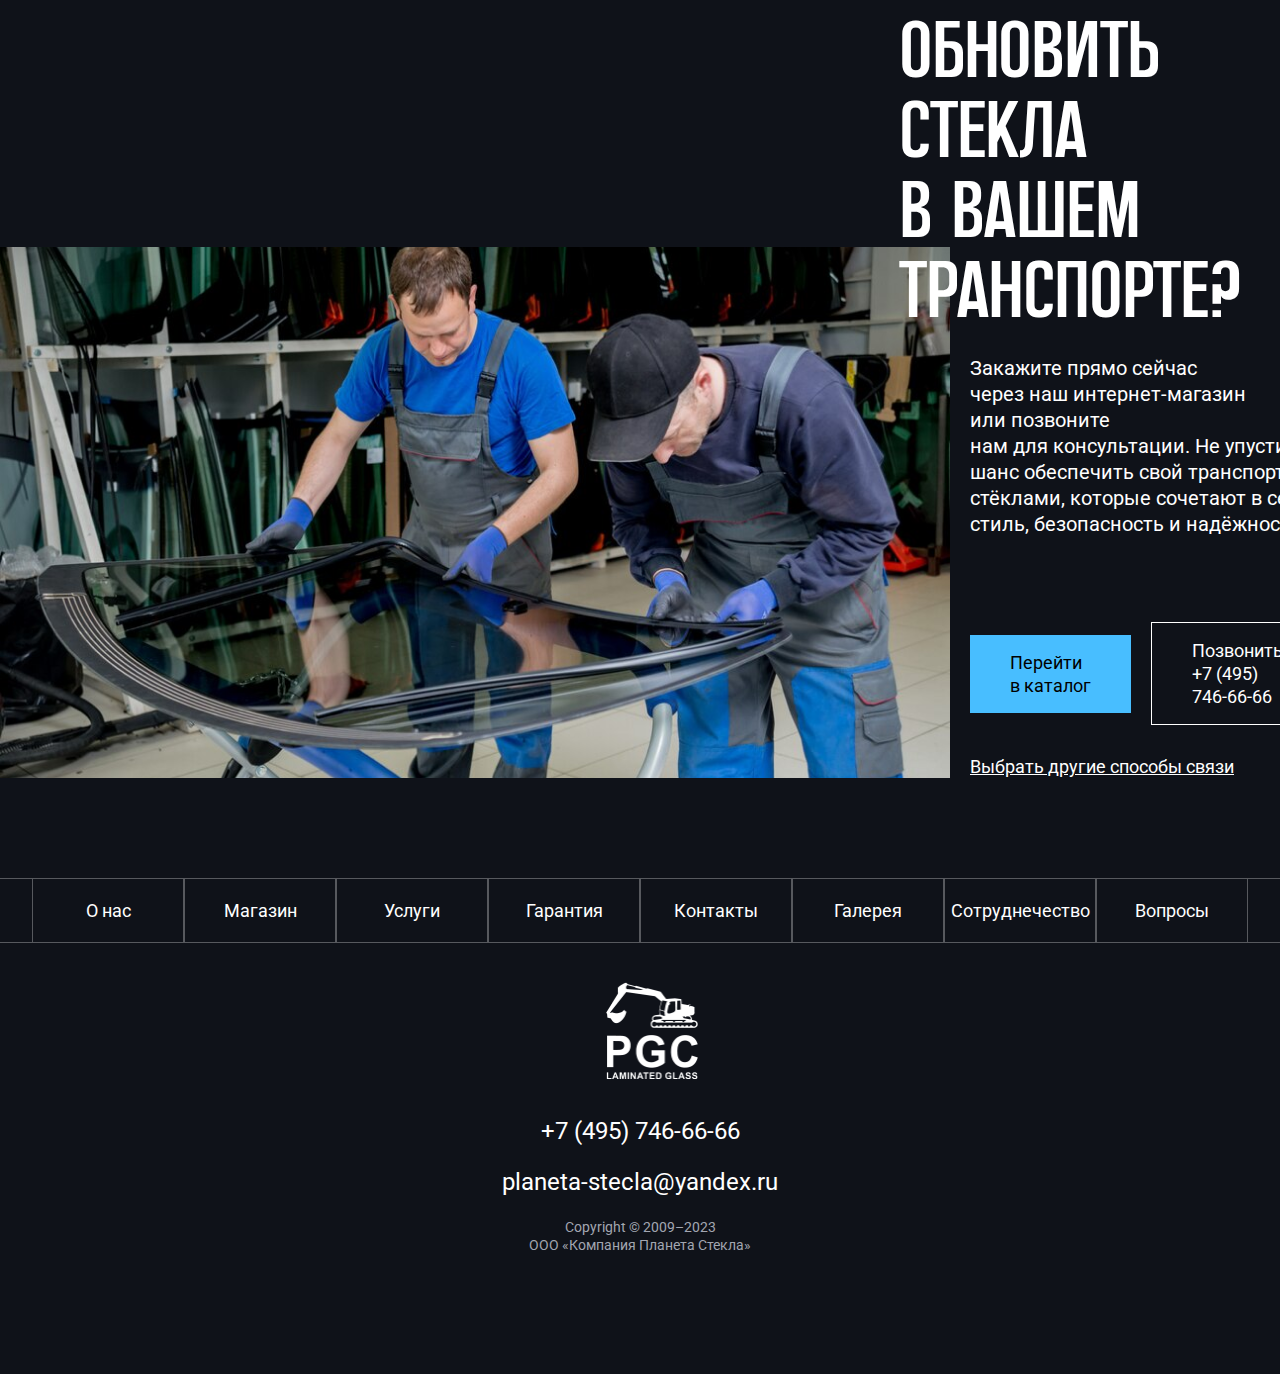
<file: shop-filter.html>
<html lang="en">
  <head>
    <meta charset="UTF-8" />
    <meta name="viewport" content="width=device-width, initial-scale=1.0" />
    <link rel="stylesheet" href="main.css" />
    <title>Shop Filter</title>
  </head>
  <body>
    <header>
    <div class="wrap-content wrap-section">
      <div class="left-content">
        <div class="wrap1 flex-alg-cntr">
          <svg
            width="30"
            height="30"
            viewBox="0 0 30 30"
            fill="none"
            xmlns="http://www.w3.org/2000/svg"
          >
            <path
              d="M27 12.4545C27 21.3636 15.5 29 15.5 29C15.5 29 4 21.3636 4 12.4545C4 9.41661 5.2116 6.5031 7.36827 4.35496C9.52494 2.20681 12.45 1 15.5 1C18.55 1 21.4751 2.20681 23.6317 4.35496C25.7884 6.5031 27 9.41661 27 12.4545Z"
              stroke="white"
              stroke-width="2"
              stroke-linecap="round"
              stroke-linejoin="round"
            />
            <path
              d="M15 17C17.2091 17 19 15.2091 19 13C19 10.7909 17.2091 9 15 9C12.7909 9 11 10.7909 11 13C11 15.2091 12.7909 17 15 17Z"
              stroke="white"
              stroke-width="2"
              stroke-linecap="round"
              stroke-linejoin="round"
            />
          </svg>
    
          <p class="p1">Москва</p>
        </div>
        <div class="wrap2 flex-alg-cntr">
            <svg width="30" height="30" viewBox="0 0 30 30" fill="none" xmlns="http://www.w3.org/2000/svg">
                <path d="M14 24C19.5228 24 24 19.5228 24 14C24 8.47715 19.5228 4 14 4C8.47715 4 4 8.47715 4 14C4 19.5228 8.47715 24 14 24Z" stroke="white" stroke-width="2" stroke-linecap="round" stroke-linejoin="round"/>
                <path d="M26 26L21 21" stroke="white" stroke-width="2" stroke-linecap="round" stroke-linejoin="round"/>
                </svg>
            
                <svg width="30" height="30" viewBox="0 0 30 30" fill="none" xmlns="http://www.w3.org/2000/svg">
                <path d="M25 27V24.3333C25 22.9188 24.4732 21.5623 23.5355 20.5621C22.5979 19.5619 21.3261 19 20 19H10C8.67392 19 7.40215 19.5619 6.46447 20.5621C5.52678 21.5623 5 22.9188 5 24.3333V27" stroke="white" stroke-width="2" stroke-linecap="round" stroke-linejoin="round"/>
                <path d="M15 14C17.7614 14 20 11.7614 20 9C20 6.23858 17.7614 4 15 4C12.2386 4 10 6.23858 10 9C10 11.7614 12.2386 14 15 14Z" stroke="white" stroke-width="2" stroke-linecap="round" stroke-linejoin="round"/>
                </svg>
            
                
                <svg width="30" height="30" viewBox="0 0 30 30" fill="none" xmlns="http://www.w3.org/2000/svg">
                <path d="M11.5 28C12.3284 28 13 27.3284 13 26.5C13 25.6716 12.3284 25 11.5 25C10.6716 25 10 25.6716 10 26.5C10 27.3284 10.6716 28 11.5 28Z" stroke="white" stroke-width="2" stroke-linecap="round" stroke-linejoin="round"/>
                <path d="M25.5 28C26.3284 28 27 27.3284 27 26.5C27 25.6716 26.3284 25 25.5 25C24.6716 25 24 25.6716 24 26.5C24 27.3284 24.6716 28 25.5 28Z" stroke="white" stroke-width="2" stroke-linecap="round" stroke-linejoin="round"/>
                <path d="M1 1H6.09091L9.50182 17.9603C9.6182 18.5434 9.93697 19.0672 10.4023 19.4401C10.8677 19.8129 11.45 20.0109 12.0473 19.9995H24.4182C25.0155 20.0109 25.5978 19.8129 26.0631 19.4401C26.5285 19.0672 26.8473 18.5434 26.9636 17.9603L29 7.33318H7.36364" stroke="white" stroke-width="2" stroke-linecap="round" stroke-linejoin="round"/>
                </svg>
        </div>
      </div>
      <img class="logo" src="/img/logo.png" alt="" />
      <div class="right-content">
        <a class="button" href=""> Регистрация для оптовых клиентов </a>
      </div>
    </div>
    <div class="row-nav">
         <div class="wrap-content wrap-section">
            <div class="link-wrap">
                <a href="#">О нас</a>
            </div>
            <div class="link-wrap">
                <a href="#">Магазин</a>
            </div>
            <div class="link-wrap">
                <a href="#">Услуги</a>
            </div>
            <div class="link-wrap">
                <a href="#">Гарантия</a>
            </div>
            <div class="link-wrap">
                <a href="#">Контакты</a>
            </div>
            <div class="link-wrap">
                <a href="#">Галерея</a>
            </div>
            <div class="link-wrap">
                <a href="#">Сотруднечество</a>
            </div>
            <div class="link-wrap">
                <a href="#">Вопросы</a>
            </div>
         </div>
    </div>
    </header>

    <p class="bread-crumbs wrap-section"><a href="/">Главная</a><span>/</span><a href="/shop">Магазин</a><span>/</span>Стекла для специальной техники</p>

    <section class="section-shop-filter wrap-section">

        <h2 class="title-section">Стекла для специальной техники</h2>
        <div class="top-row flex-alg-cntr">
            <div class="container">
                <p class="title-container">Выберите марку</p>
                <p class="select"> 
                Выберите марку     
                <svg width="16" height="10" viewBox="0 0 16 10" fill="none" xmlns="http://www.w3.org/2000/svg">
                    <path d="M0.5 1.25L8 8.75L15.5 1.25" stroke="#A2A6B1" stroke-linecap="round" stroke-linejoin="round"/>
                </svg>
                </p>
            </div>
                <div class="container">
                <p class="title-container">Выберите категорию</p>
                <p class="select"> 
                    Выберите категорию   
                    <svg width="16" height="10" viewBox="0 0 16 10" fill="none" xmlns="http://www.w3.org/2000/svg">
                        <path d="M0.5 1.25L8 8.75L15.5 1.25" stroke="#A2A6B1" stroke-linecap="round" stroke-linejoin="round"/>
                    </svg>
                </p>
            </div>
            <div class="container">
                <p class="title-container">Выберите модель</p>
                <p class="select"> 
                    Выберите модель   
                    <svg width="16" height="10" viewBox="0 0 16 10" fill="none" xmlns="http://www.w3.org/2000/svg">
                        <path d="M0.5 1.25L8 8.75L15.5 1.25" stroke="#A2A6B1" stroke-linecap="round" stroke-linejoin="round"/>
                    </svg>
                </p>
            </div>
        </div>

        <div class="grid">
            <div class="container">
            <a href="#">
                <img src="img/special-technic/img-1.png" alt="">
                <p class="name">Akerman EC130</p>
            </a>
            </div>
            <div class="container">
            <a href="#">
                <img src="img/special-technic/img-2.png" alt="">
                <p class="name">Akerman EC230</p>
            </a>
            </div>
            <div class="container">
            <a href="#">   
                <img src="img/special-technic/img-3.png" alt="">
                <p class="name">Akerman H14</p>
            </a>
            </div>
            <div class="container">
            <a href="#">
                <img src="img/special-technic/img-2.png" alt="">
                <p class="name">Akerman EC230</p>
            </a>
            </div>
            <div class="container">
                <a href="#"></a>
                <img src="img/special-technic/img-3.png" alt="">
                <p class="name">Akerman H14</p>
            </div>
            <div class="container">
            <a href="#">
                <img src="img/special-technic/img-4.png" alt="">
                <p class="name">Akerman EC130</p>
            </a>
            </div>
        </div>

    </section>

    <section class="last-section">

        <img src="img/last-section-img.png" alt="">

        <div class="right-content">
            <h2 class="title-section">Хотите обновить стекла в вашем транспорте?</h2>
            <p class="desc">
                Закажите прямо сейчас через наш интернет-магазин или позвоните нам для консультации. Не упустите шанс обеспечить свой транспорт стёклами, которые сочетают в себе стиль, безопасность и надёжность!
            </p>
            <div class="flex-alg-cntr">
                <p class="button1">Перейти в каталог</p>
                <p class="button2">Позвонить: +7 (495) 746-66-66</p>
            </div>
            <a href="#" class="link">Выбрать другие способы связи</a>
        </div>
          
    </section>

    <footer>
        <div class="row-nav">
            <div class="wrap-content wrap-section">
               <div class="link-wrap">
                   <a href="#">О нас</a>
               </div>
               <div class="link-wrap">
                   <a href="#">Магазин</a>
               </div>
               <div class="link-wrap">
                   <a href="#">Услуги</a>
               </div>
               <div class="link-wrap">
                   <a href="#">Гарантия</a>
               </div>
               <div class="link-wrap">
                   <a href="#">Контакты</a>
               </div>
               <div class="link-wrap">
                   <a href="#">Галерея</a>
               </div>
               <div class="link-wrap">
                   <a href="#">Сотруднечество</a>
               </div>
               <div class="link-wrap">
                   <a href="#">Вопросы</a>
               </div>
            </div>
       </div>
       <div class="wrap-bottom-content">
        <img class="logo" src="img/logo.png" alt="">
        <div class="wrap-contacts-info">
            <a href="#" class="phone"> +7 (495) 746-66-66</a>
            <a href="#" class="mail">planeta-stecla@yandex.ru</a>
            <a href="#" class="copyright">Copyright © 2009–2023 <br> ООО «Компания Планета Стекла»</a>
        </div>
       </div>
    </footer>
  </body>
</html>
</file>
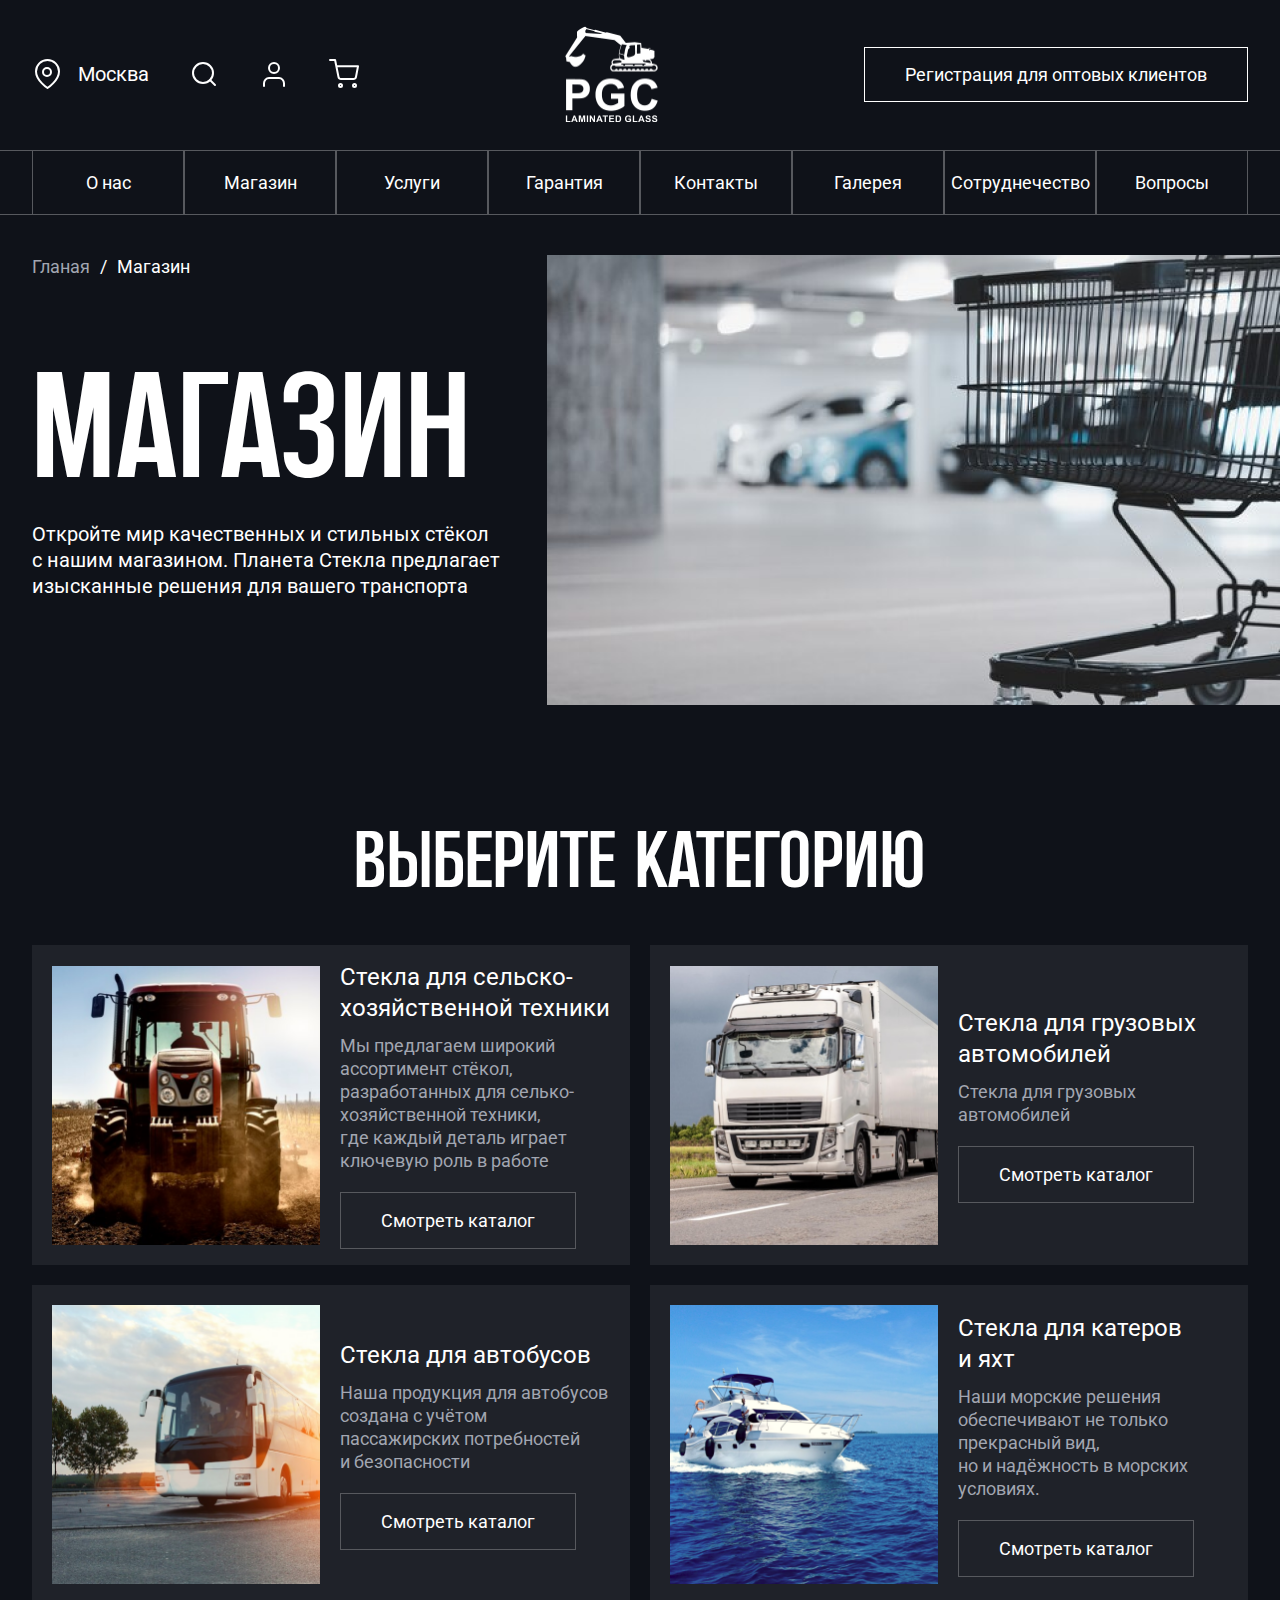
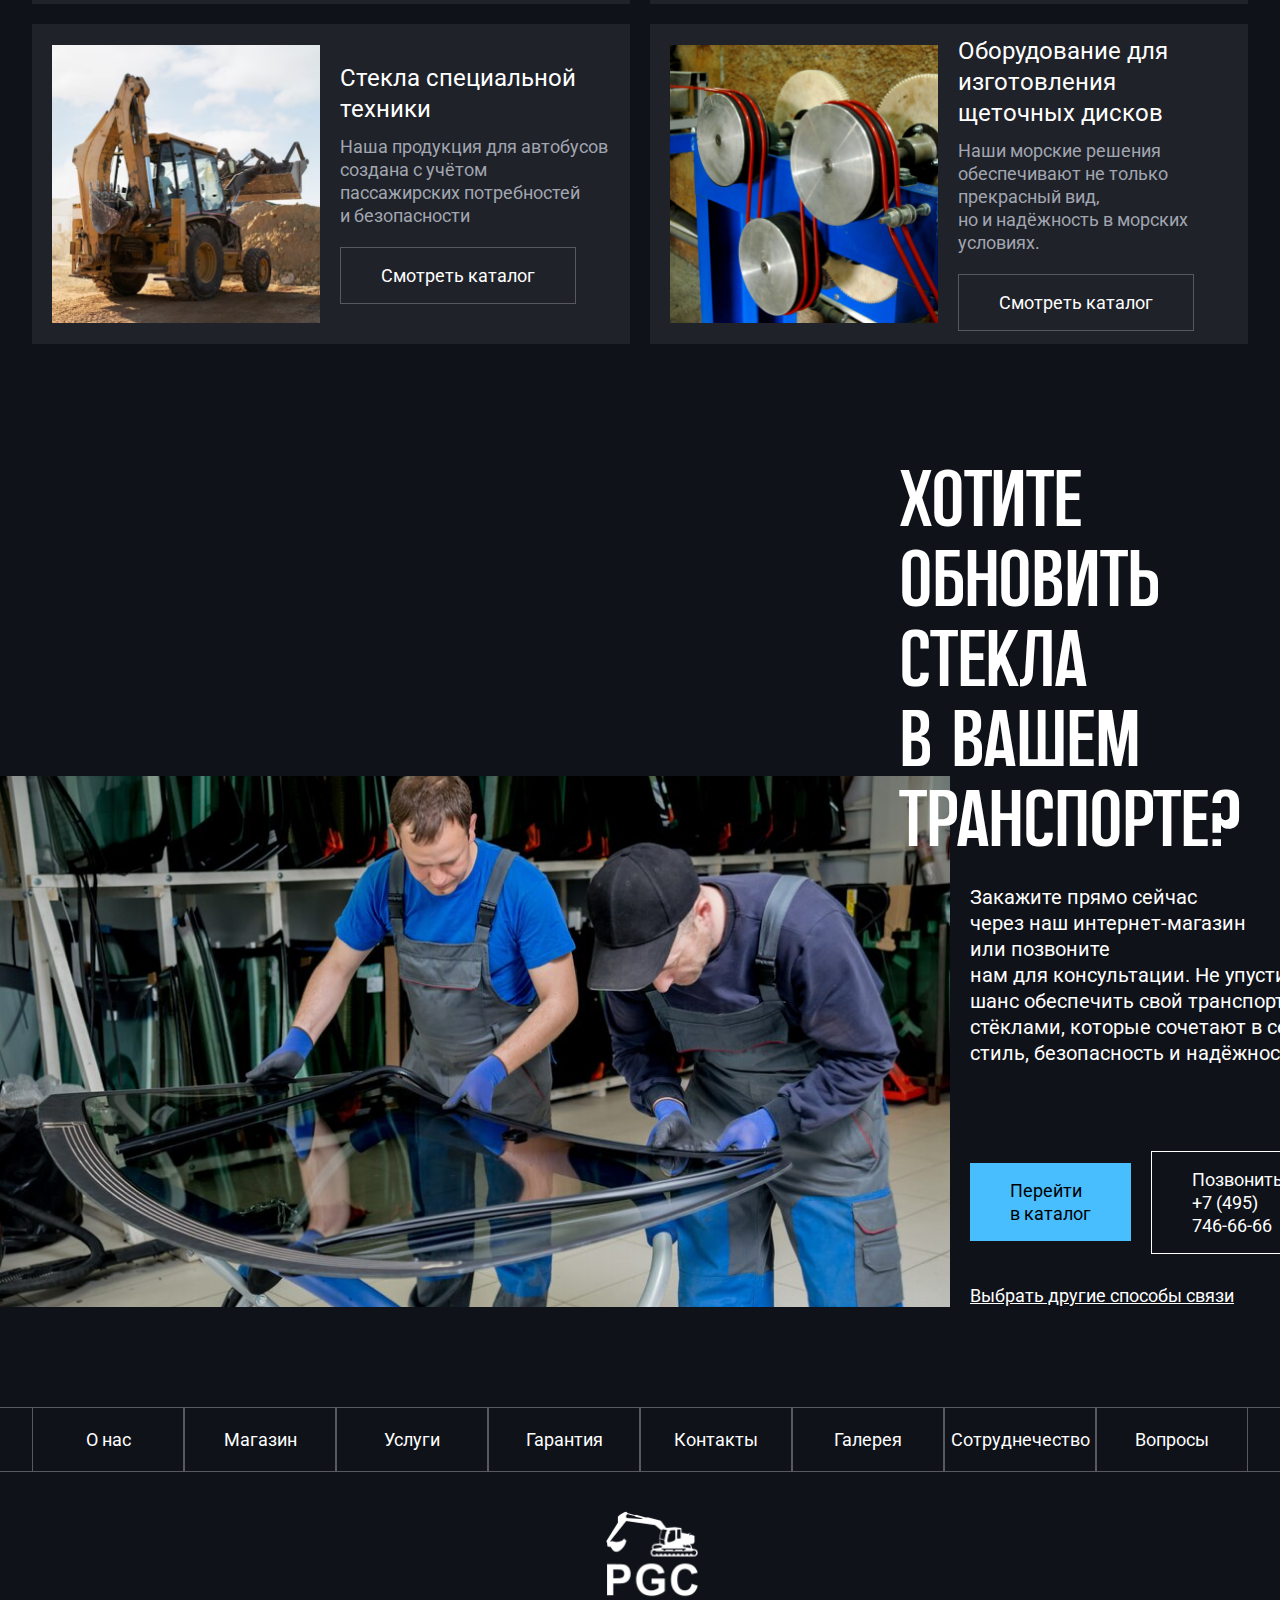
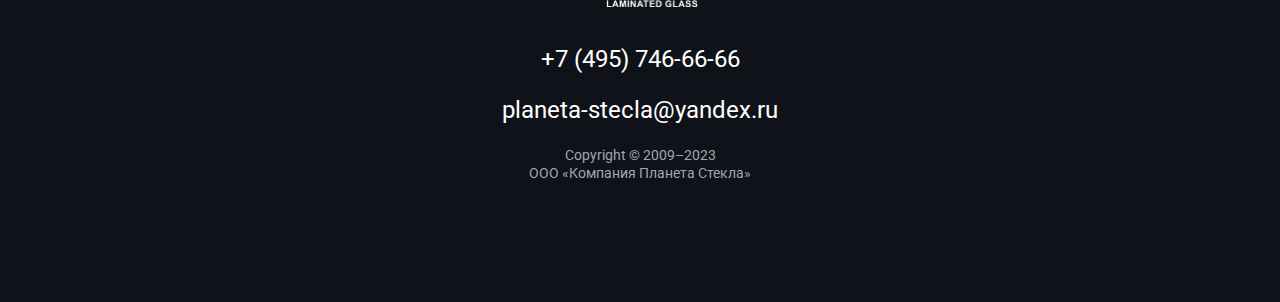
<file: shop.html>
<html lang="en">
  <head>
    <meta charset="UTF-8" />
    <meta name="viewport" content="width=device-width, initial-scale=1.0" />
    <link rel="stylesheet" href="main.css" />
    <title>Shop</title>
  </head>
  <body>
    <header>
    <div class="wrap-content wrap-section">
      <div class="left-content">
        <div class="wrap1 flex-alg-cntr">
          <svg
            width="30"
            height="30"
            viewBox="0 0 30 30"
            fill="none"
            xmlns="http://www.w3.org/2000/svg"
          >
            <path
              d="M27 12.4545C27 21.3636 15.5 29 15.5 29C15.5 29 4 21.3636 4 12.4545C4 9.41661 5.2116 6.5031 7.36827 4.35496C9.52494 2.20681 12.45 1 15.5 1C18.55 1 21.4751 2.20681 23.6317 4.35496C25.7884 6.5031 27 9.41661 27 12.4545Z"
              stroke="white"
              stroke-width="2"
              stroke-linecap="round"
              stroke-linejoin="round"
            />
            <path
              d="M15 17C17.2091 17 19 15.2091 19 13C19 10.7909 17.2091 9 15 9C12.7909 9 11 10.7909 11 13C11 15.2091 12.7909 17 15 17Z"
              stroke="white"
              stroke-width="2"
              stroke-linecap="round"
              stroke-linejoin="round"
            />
          </svg>
    
          <p class="p1">Москва</p>
        </div>
        <div class="wrap2 flex-alg-cntr">
            <svg width="30" height="30" viewBox="0 0 30 30" fill="none" xmlns="http://www.w3.org/2000/svg">
                <path d="M14 24C19.5228 24 24 19.5228 24 14C24 8.47715 19.5228 4 14 4C8.47715 4 4 8.47715 4 14C4 19.5228 8.47715 24 14 24Z" stroke="white" stroke-width="2" stroke-linecap="round" stroke-linejoin="round"/>
                <path d="M26 26L21 21" stroke="white" stroke-width="2" stroke-linecap="round" stroke-linejoin="round"/>
                </svg>
            
                <svg width="30" height="30" viewBox="0 0 30 30" fill="none" xmlns="http://www.w3.org/2000/svg">
                <path d="M25 27V24.3333C25 22.9188 24.4732 21.5623 23.5355 20.5621C22.5979 19.5619 21.3261 19 20 19H10C8.67392 19 7.40215 19.5619 6.46447 20.5621C5.52678 21.5623 5 22.9188 5 24.3333V27" stroke="white" stroke-width="2" stroke-linecap="round" stroke-linejoin="round"/>
                <path d="M15 14C17.7614 14 20 11.7614 20 9C20 6.23858 17.7614 4 15 4C12.2386 4 10 6.23858 10 9C10 11.7614 12.2386 14 15 14Z" stroke="white" stroke-width="2" stroke-linecap="round" stroke-linejoin="round"/>
                </svg>
            
                
                <svg width="30" height="30" viewBox="0 0 30 30" fill="none" xmlns="http://www.w3.org/2000/svg">
                <path d="M11.5 28C12.3284 28 13 27.3284 13 26.5C13 25.6716 12.3284 25 11.5 25C10.6716 25 10 25.6716 10 26.5C10 27.3284 10.6716 28 11.5 28Z" stroke="white" stroke-width="2" stroke-linecap="round" stroke-linejoin="round"/>
                <path d="M25.5 28C26.3284 28 27 27.3284 27 26.5C27 25.6716 26.3284 25 25.5 25C24.6716 25 24 25.6716 24 26.5C24 27.3284 24.6716 28 25.5 28Z" stroke="white" stroke-width="2" stroke-linecap="round" stroke-linejoin="round"/>
                <path d="M1 1H6.09091L9.50182 17.9603C9.6182 18.5434 9.93697 19.0672 10.4023 19.4401C10.8677 19.8129 11.45 20.0109 12.0473 19.9995H24.4182C25.0155 20.0109 25.5978 19.8129 26.0631 19.4401C26.5285 19.0672 26.8473 18.5434 26.9636 17.9603L29 7.33318H7.36364" stroke="white" stroke-width="2" stroke-linecap="round" stroke-linejoin="round"/>
                </svg>
        </div>
      </div>
      <img class="logo" src="/img/logo.png" alt="" />
      <div class="right-content">
        <a class="button" href=""> Регистрация для оптовых клиентов </a>
      </div>
    </div>
    <div class="row-nav">
         <div class="wrap-content wrap-section">
            <div class="link-wrap">
                <a href="#">О нас</a>
            </div>
            <div class="link-wrap">
                <a href="#">Магазин</a>
            </div>
            <div class="link-wrap">
                <a href="#">Услуги</a>
            </div>
            <div class="link-wrap">
                <a href="#">Гарантия</a>
            </div>
            <div class="link-wrap">
                <a href="#">Контакты</a>
            </div>
            <div class="link-wrap">
                <a href="#">Галерея</a>
            </div>
            <div class="link-wrap">
                <a href="#">Сотруднечество</a>
            </div>
            <div class="link-wrap">
                <a href="#">Вопросы</a>
            </div>
         </div>
    </div>
    </header>

    <section class="section-shop wrap-section flex-alg-cntr">
        <p class="bread-crumbs"><a href="/">Гланая</a><span>/</span>Магазин</p>
        <div class="left-content">
            <h1 class="title-page">Магазин</h1>
            <p class="desc">
                Откройте мир качественных и стильных стёкол с нашим магазином. Планета Стекла предлагает изысканные решения для вашего транспорта
            </p>
        </div>
        <img src="img/shop.png" alt="">
    </section>

    <section class="section-our-products wrap-section">
        <h2 class="title-section" style="text-align: center;">Выберите категорию</h2>
        <div class="grid">
            <div class="container">
                <img src="img/tractor.png" alt="">
                <div class="right-content">
                    <p class="title-container">Стекла для сельско-хозяйственной техники</p>
                    <p class="txt-info">
                        Мы предлагаем широкий ассортимент стёкол, разработанных для селько-хозяйственной техники, где каждый деталь играет ключевую роль в работе
                    </p>
                    <p class="button">Смотреть каталог</p>
                </div>
            </div>
            <div class="container">
                <img src="img/truck.png" alt="">
                <div class="right-content">
                    <p class="title-container">Стекла для грузовых автомобилей</p>
                    <p class="txt-info">Стекла для грузовых автомобилей</p>
                    <p class="button">Смотреть каталог</p>
                </div>
            </div>
            <div class="container">
                <img src="img/bus.png" alt="">
                <div class="right-content">
                    <p class="title-container">Стекла для автобусов</p>
                    <p class="txt-info">Наша продукция для автобусов создана с учётом пассажирских потребностей и безопасности</p>
                    <p class="button">Смотреть каталог</p>
                </div>
            </div>
            <div class="container">
                <img src="img/ship.png" alt="">
                <div class="right-content">
                    <p class="title-container">Стекла для катеров и яхт</p>
                    <p class="txt-info">Наши морские решения обеспечивают не только прекрасный вид, но и надёжность в морских условиях.</p>
                    <p class="button">Смотреть каталог</p>
                </div>
            </div>
            <div class="container">
                <img src="img/truck-2.png" alt="">
                <div class="right-content">
                    <p class="title-container">Стекла специальной техники</p>
                    <p class="txt-info">Наша продукция для автобусов создана с учётом пассажирских потребностей и безопасности</p>
                    <p class="button">Смотреть каталог</p>
                </div>
            </div>
            <div class="container">
                <img src="img/equipment.png" alt="">
                <div class="right-content">
                    <p class="title-container">Оборудование для изготовления щеточных дисков</p>
                    <p class="txt-info">Наши морские решения обеспечивают не только прекрасный вид, но и надёжность в морских условиях.</p>
                    <p class="button">Смотреть каталог</p>
                </div>
            </div>
        </div>
    </section>

    <section class="last-section">

        <img src="img/last-section-img.png" alt="">

        <div class="right-content">
            <h2 class="title-section">Хотите обновить стекла в вашем транспорте?</h2>
            <p class="desc">
                Закажите прямо сейчас через наш интернет-магазин или позвоните нам для консультации. Не упустите шанс обеспечить свой транспорт стёклами, которые сочетают в себе стиль, безопасность и надёжность!
            </p>
            <div class="flex-alg-cntr">
                <p class="button1">Перейти в каталог</p>
                <p class="button2">Позвонить: +7 (495) 746-66-66</p>
            </div>
            <a href="#" class="link">Выбрать другие способы связи</a>
        </div>
          
    </section>

    <footer>
        <div class="row-nav">
            <div class="wrap-content wrap-section">
               <div class="link-wrap">
                   <a href="#">О нас</a>
               </div>
               <div class="link-wrap">
                   <a href="#">Магазин</a>
               </div>
               <div class="link-wrap">
                   <a href="#">Услуги</a>
               </div>
               <div class="link-wrap">
                   <a href="#">Гарантия</a>
               </div>
               <div class="link-wrap">
                   <a href="#">Контакты</a>
               </div>
               <div class="link-wrap">
                   <a href="#">Галерея</a>
               </div>
               <div class="link-wrap">
                   <a href="#">Сотруднечество</a>
               </div>
               <div class="link-wrap">
                   <a href="#">Вопросы</a>
               </div>
            </div>
       </div>
       <div class="wrap-bottom-content">
        <img class="logo" src="img/logo.png" alt="">
        <div class="wrap-contacts-info">
            <a href="#" class="phone"> +7 (495) 746-66-66</a>
            <a href="#" class="mail">planeta-stecla@yandex.ru</a>
            <a href="#" class="copyright">Copyright © 2009–2023 <br> ООО «Компания Планета Стекла»</a>
        </div>
       </div>
    </footer>
  </body>
</html>
</file>
<file: main.css>
@import url("https://fonts.googleapis.com/css2?family=Roboto:wght@300;400;500;700;900&display=swap");
@import url("https://fonts.googleapis.com/css2?family=Inter:wght@300;400;500;600;700;800&display=swap");

@font-face {
  font-family: "Saar SP Demo";
  src: url("fonts/SaarSPDemo.otf");
  font-weight: normal;
  font-style: normal;
}
body {
  margin: 0;
  background: #0f1219;
  overflow-x: hidden;
}
@media only screen and (max-width: 1300px) {
  .page {
    margin: 0 20px;
  }
}

* {
  font-family: Roboto;
}
a {
  text-decoration: none;
}
p,
a,
h1,
h2 {
  color: #fff;
  margin: 0;
}
.wrap-section {
  max-width: 1316px;
  max-width: 1216px;
  margin: 0 auto;
}
.flex-alg-cntr {
  display: flex;
  align-items: center;
}
.grid,
.container-grid {
  display: grid;
}
.title-page {
  font-family: Saar SP Demo;
  font-size: 150px;
  font-weight: 400;
  line-height: 150px;
  letter-spacing: 0.01em;
}
.title-section {
  font-family: Saar SP Demo;
  font-size: 80px;
  font-weight: 400;
  line-height: 80px;
  letter-spacing: 0.01em;
  text-align: left;
  text-transform: uppercase;
}
.blue-button {
  display: block;
  max-width: max-content;
  margin: 0 auto;
  font-size: 18px;
  font-weight: 400;
  line-height: 23px;
  color: #000;
  padding: 18.5px 55.5px;
  background: #48beff;
  margin-top: 40px;
}
.bread-crumbs {
  font-size: 18px;
  font-weight: 400;
  line-height: 23px;
  margin-top: 60px;
}
.bread-crumbs a {
  color: #a2a6b1;
}
.bread-crumbs span {
  margin: 0 10px;
}

header .wrap-content {
  display: flex;
  align-items: center;
  padding-top: 26px;
}
header .left-content {
  display: flex;
  align-items: center;
}
header .wrap1 {
  gap: 16px;
}
header .wrap1 .p1 {
  color: #fff;
  font-size: 20px;
  font-weight: 400;
  line-height: 26px;
}
header .wrap2 {
  gap: 40px;
  margin-left: 40px;
}

header .logo {
  margin: 0 auto;
  width: 92.43px;
  height: 96.39px;
}

header .right-content {
}

header .right-content .button {
  font-size: 18px;
  font-weight: 400;
  line-height: 23px;
  color: #fff;
  border: 1px solid var(--white, #fff);
  padding: 16px 40px;
}

header .row-nav {
  width: 100%;
  height: auto;
  border-top: 1px solid #57595e;
  border-bottom: 1px solid #57595e;
  margin-top: 27.82px;
}
header .row-nav .wrap-content {
  display: flex;
  padding: 0;
}
header .row-nav .link-wrap {
  display: flex;
  width: 12.5%;
  max-width: 152px;
  border-left: 1px solid #57595e;
  border-right: 1px solid #57595e;
  padding: 20px 0;
}
header .row-nav a {
  display: block;
  color: #fff;
  font-size: 18px;
  font-weight: 400;
  line-height: 23px;
  margin: auto;
}
header .burger {
  display: grid;
  gap: 6.67px;
}
header .burger .line {
  width: 30px;
  height: 1px;
  background: #fff;
}
@media only screen and (max-width: 768px) {
  header {
    width: auto;
    padding: 0 20px;
  }
  header .wrap-content {
    align-items: end;
  }
  header .left-content {
     display: none;
  }
  header .right-content .button {
    display: none;
  }
  header .logo {
    width: 58px;
    height: 60px;
    margin-left: 0;
  }
  header .row-nav {
    display: none;
  }
}
.main-section {
  display: grid;
  justify-content: center;
  background: url(img/main-section-img.png);
  padding: 100px 0;
  margin-top: 40px;
}
.main-section h1.title {
  font-family: Saar SP Demo;
  font-size: 150px;
  font-weight: 400;
  line-height: 150px;
  text-align: center;
  margin-bottom: 10px;
}
.main-section p.txt1 {
  font-size: 20px;
  font-weight: 400;
  line-height: 26px;
  text-align: center;
}

.main-section a.button {
  display: block;
  max-width: 250px;
  margin: 0 auto;
  font-size: 18px;
  font-weight: 400;
  line-height: 23px;
  color: #000;
  padding: 18.5px 55.5px;
  background: #48beff;
  margin-top: 40px;
}

.row-nav-type-glass {
  display: flex;
  gap: 20px;
  margin-top: 40px;
}
.row-nav-type-glass .container-link {
  display: flex;
  width: 25%;
  border: 1px solid #57595e;
  padding: 23px 0;
}
.row-nav-type-glass .container-link a {
  font-size: 20px;
  font-weight: 400;
  line-height: 26px;
  text-align: center;
  margin: 0 auto;
}
.section-why-us {
  margin-top: 120px;
}
.section-why-us .container-grid {
  display: grid;
  margin-top: 40px;
  grid-template-columns: repeat(2, 1fr);
  gap: 20px;
}
.section-why-us .container-grid .container {
  border: 1px solid #57595e;
  padding: 20px;
  padding-bottom: 18px;
}
.section-why-us .container-grid .container .title-container {
  display: flex;
  align-items: center;
  font-size: 24px;
  font-weight: 400;
  line-height: 31px;
}
.section-why-us .container-grid .container .title-container svg {
  margin-right: 13.85px;
}
.section-why-us .container-grid .container .txt-info {
  font-size: 18px;
  font-weight: 400;
  line-height: 23px;
  color: #a2a6b1;
  margin-top: 12px;
}
.section-why-us .container-bottom {
  margin-top: 20px;
  padding: 38px 20px 37px 52px;
  border: 1px solid #57595e;
}
.section-why-us .container-bottom .txt-info {
  font-size: 24px;
  font-weight: 400;
  line-height: 31px;
}
.section-why-us .container-bottom .wrap-txt-info svg {
  min-width: 72px;
  min-height: 70px;
  margin-right: 30px;
}
.section-our-products {
  margin-top: 120px;
}
.section-our-products .txt-info {
  max-width: 800px;
  margin-top: 10px;
  font-size: 20px;
  font-weight: 400;
  line-height: 26px;
}
.section-our-products .grid {
  margin-top: 40px;
  grid-template-columns: repeat(2, 1fr);
  gap: 20px;
}
.section-our-products .grid .container {
  display: flex;
  align-items: center;
  max-height: 280px;
  gap: 20px;
  padding: 20px;
  background: #1f2229;
  transition-property: background;
  transition-duration: 0.2s;
}
.section-our-products .grid .container:hover {
  background: #48beff;
}
.section-our-products .grid .container:hover .title-container,
.section-our-products .grid .container:hover .txt-info {
  color: #000;
}
.section-our-products .grid .container img {
  width: 48%;
}
.section-our-products .grid .container .title-container {
  font-size: 24px;
  font-weight: 400;
  line-height: 31px;
  letter-spacing: 0em;
  text-align: left;
  transition-property: color;
  transition-duration: 0.2s;
}
.section-our-products .grid .container .txt-info {
  font-size: 18px;
  font-weight: 400;
  line-height: 23px;
  color: #a2a6b1;
  transition-property: color;
  transition-duration: 0.2s;
}
.section-our-products .grid .container .button {
  max-width: max-content;
  font-size: 18px;
  font-weight: 400;
  line-height: 23px;
  padding: 16px 40px;
  border: 1px solid #57595e;
  margin-top: 20px;
  background: #1f2229;
  transition-property: background, border;
  transition-duration: 0.2s, 0.2s;
}
.section-our-products .grid .container .button:hover {
  background: #000;
  border: 1px solid #000;
}
.container-banner {
  margin-top: 120px;
  background: url(img/container-banner-img.png);
}
.container-banner .content {
  padding-top: 180px;
  padding-bottom: 140px;
}
.container-banner .title-container {
  font-family: Saar SP Demo;
  font-size: 60px;
  font-weight: 400;
  line-height: 60px;
}
.container-banner .blue-button {
  margin-left: 0;
}

.section-quality-assurance {
  margin-top: 120px;
}
.section-quality-assurance .txt-info {
  max-width: 804px;
  margin-top: 10px;
  font-size: 20px;
  font-weight: 400;
  line-height: 26px;
  letter-spacing: 0em;
}
.section-quality-assurance .row {
  margin-top: 40px;
  gap: 20px;
}
.section-quality-assurance .row .punct {
  width: 33.333%;
  height: 31px;
  gap: 12px;
  padding: 35.5px 20px;
  border: 1px solid #57595e;
  font-size: 24px;
  font-weight: 400;
  line-height: 31px;
  letter-spacing: 0em;
}
.section-quality-assurance .row .punct svg {
  min-width: 28px;
}
.section-quality-assurance .button {
  max-width: max-content;
  margin: 0 auto;
  margin-top: 40px;
  font-size: 18px;
  font-weight: 400;
  line-height: 23px;
  color: #48beff;
  border: 1px solid #48beff;
  padding: 16px 40px;
}
.section-guarantees-cases .button {
  color: #fff;
  border: 1px solid #fff;
}
.section-stages-of-work {
  margin-top: 120px;
}
.section-stages-of-work .container-grid {
  grid-template-columns: repeat(3, 1fr);
  gap: 20px;
  margin-top: 74px;
}
.section-stages-of-work .container-punct {
  position: relative;
  max-height: 392px;
}
.section-stages-of-work .container-punct .title-punct {
  font-size: 24px;
  font-weight: 400;
  line-height: 31px;
  letter-spacing: 0em;
}
.section-stages-of-work .container-punct .desc-punct {
  font-size: 18px;
  font-weight: 400;
  line-height: 23px;
  color: #a2a6b1;
  margin-top: 16px;
}
.section-stages-of-work .container-punct .num-punct {
  position: absolute;
  font-family: Inter;
  font-size: 150px;
  font-weight: 700;
  line-height: 182px;
  color: #1f2229;
  top: -50px;
  right: 0;
  z-index: -1;
}
.section-stages-of-work .blue-button {
  margin-top: 50px;
}
.section-examples-our-work {
  margin-top: 120px;
}
.section-examples-our-work .container {
  display: flex;
  align-items: center;
  gap: 20px;
  overflow: auto;
  margin-top: 40px;
}
.section-examples-our-work .button {
  max-width: max-content;
  font-size: 18px;
  font-weight: 400;
  line-height: 23px;
  border: 1px solid var(--white, #fff);
  padding: 16px 40px;
  margin: 0 auto;
  margin-top: 52px;
}
.section-reviews {
  margin-top: 120px;
}
.section-reviews .flex-alg-cntr {
  gap: 20px;
  margin-top: 31px;
}
.section-reviews .container-review {
  display: grid;
  gap: 20px;
  width: 50%;
  padding: 40px 54.5px;
  justify-content: center;
  background: #1f2229;
}
.section-reviews .container-review img {
  margin: 0 auto;
}
.section-reviews .container-review p {
  text-align: center;
}
.section-reviews .container-review .desc-review {
  font-size: 24px;
  font-weight: 400;
  line-height: 31px;
}
.section-reviews .container-review .author-review {
  font-size: 18px;
  font-weight: 400;
  line-height: 23px;
  color: #a2a6b1;
}
.last-section {
  display: flex;
  gap: 20px;
  align-items: end;
  max-width: 1568px;
  margin-top: 120px;
}
.last-section img {
}
.last-section .right-content {
}
.last-section .right-content .title-section {
  width: auto;
  margin-left: -70px;
}
.last-section .right-content .desc {
  font-size: 20px;
  font-weight: 400;
  line-height: 26px;
  margin-top: 20px;
  margin-bottom: 85px;
}
.last-section .right-content .flex-alg-cntr {
  gap: 20px;
}
.last-section .right-content .flex-alg-cntr .button1,
.last-section .right-content .flex-alg-cntr .button2 {
  font-size: 18px;
  font-weight: 400;
  line-height: 23px;
  padding: 16px 40px;
}
.last-section .right-content .flex-alg-cntr .button1 {
  color: #000;
  background: #48beff;
}
.last-section .right-content .flex-alg-cntr .button2 {
  border: 1px solid var(--white, #fff);
  color: #fff;
  background: none;
}
.last-section .right-content .link {
  display: block;
  font-size: 18px;
  font-weight: 400;
  line-height: 23px;
  margin-top: 30px;
  text-decoration: underline;
}
.section-shop {
  position: relative;
  margin-top: 40px;
  gap: 18px;
}
.section-services-prices {
  align-items: end;
}
.section-shop .left-content {
  min-width: 497px;
}
.section-about-company .left-content {
  min-width: auto;
}
.section-about-company2 .left-content {
  min-width: 598px;
  min-width: 670px;
}
.section-about-company .left-content .blue-button {
  margin-left: 0;
}
.section-about-company2 .left-content .blue-button {
  margin-left: 0;
}
.section-shop .bread-crumbs {
  position: absolute;
  top: 0;
  font-size: 18px;
  font-weight: 400;
  line-height: 23px;
  margin: 0;
}
.section-shop .bread-crumbs a {
  color: #a2a6b1;
}
.section-shop .bread-crumbs span {
  margin: 0 10px;
}
.section-shop .title-page {
}
.section-shop .desc {
  font-size: 20px;
  font-weight: 400;
  line-height: 26px;
  margin-top: 10px;
}
.section-about-company2 .left-content .desc {
  margin-top: 40px;
}
.section-shop-filter {
  margin-top: 80px;
}
.section-shop-filter .title-section {
  text-align: center;
}
.section-shop-filter .top-row {
  margin-top: 40px;
  gap: 20px;
}
.section-shop-filter .top-row .container {
  width: 33.333%;
}
.section-shop-filter .top-row .container .title-container {
  font-size: 24px;
  font-weight: 400;
  line-height: 31px;
}
.section-shop-filter .top-row .container .select {
  display: flex;
  align-items: center;
  padding: 18.5px 34.5px 18.5px 15px;
  background: #1f2229;
  margin-top: 20px;
  font-size: 18px;
  font-weight: 400;
  line-height: 23px;
}
.section-shop-filter .top-row .container .select svg {
  margin-left: auto;
}
.section-shop-filter .grid {
  grid-template-columns: repeat(3, 1fr);
  gap: 20px;
  margin-top: 40px;
}
.section-shop-filter .grid a {
  display: block;
  width: 100%;
}
.section-shop-filter .grid a img {
  width: 100%;
}
.section-shop-filter .grid .container {
  width: 100%;
}
.section-shop-filter .grid .container:hover .name {
  color: #48beff;
}
.section-shop-filter .grid .container .name {
  font-family: Inter;
  font-size: 20px;
  font-weight: 500;
  line-height: 24px;
  margin-top: 23px;
  transition-property: color;
  transition-duration: 0.2s;
}
.section-product {
  margin-top: 84px;
}
.section-product .title-section {
  text-align: center;
}
.section-product .top-row {
  margin-top: 40px;
  gap: 20px;
}
.section-product .top-row .container {
  width: 33.333%;
}
.section-product .top-row .container .title-container {
  font-size: 24px;
  font-weight: 400;
  line-height: 31px;
}
.section-product .top-row .container .select {
  display: flex;
  align-items: center;
  padding: 18.5px 34.5px 18.5px 15px;
  background: #1f2229;
  margin-top: 20px;
  font-size: 18px;
  font-weight: 400;
  line-height: 23px;
}
.section-product .top-row .container .select svg {
  margin-left: auto;
}
.section-product .content-product {
  display: flex;
  gap: 20px;
  align-items: end;
  margin-top: 65px;
}
.section-product .content-product .left-content {
}
.section-product .content-product .left-content .bottom-row-img {
  display: flex;
  gap: 20px;
  margin-top: 15px;
}
.section-product .content-product .right-content {
  /*grid-template-columns: repeat(3, 1fr);
  grid-template-columns: 60% 20% 20%;
  /*column-gap: 40px;*/
  width: 100%;
}
.section-product .content-product .right-content .row {
  display: flex;
  align-items: center;
  gap: 40px;
  border-bottom: 1px solid #57595e;
  height: auto;
  padding: 20px 0;
}
.section-product .content-product .right-content div.container-button {
  margin-left: auto;
}
.section-product .content-product .right-content div .name {
  font-size: 24px;
  font-weight: 400;
  line-height: 31px;
}
.section-product .content-product .right-content div .p2 {
  font-size: 18px;
  font-weight: 400;
  line-height: 23px;
  color: #a2a6b1;
}
.section-product .content-product .right-content div .button {
  padding: 0;
  background: none;
  border: 1px solid var(--white, #fff);
}
.section-product .content-product .right-content div .button p {
  font-size: 18px;
  font-weight: 400;
  line-height: 23px;
  gap: 10px;
  padding: 16px 40px;
}
.section-select-category {
  margin-top: 127px;
}
.section-select-category .title-section {
  text-align: center;
}
.section-select-category .row {
  gap: 20px;
  margin-top: 40px;
}
.section-select-category .row .container {
  padding: 20px;
  background: #1f2229;
  transition-property: background;
  transition-duration: 0.2s;
}
.section-select-category .row .container:hover {
  background: #48beff;
}
.section-select-category .row .container:hover button {
  border: 1px solid #ffffff00;
  background: #000;
}
.section-select-category .row .container img {
}
.section-select-category .row .container .title-container {
  font-size: 24px;
  font-weight: 400;
  line-height: 31px;
  margin: 20px 0;
}
.section-select-category .row .container button {
  font-size: 18px;
  font-weight: 400;
  line-height: 23px;
  padding: 16px 40px;
  border: 1px solid #fff;
  background: none;
  color: #fff;
  transition-property: background, border;
  transition-duration: 0.2s, 0.2s;
}
.section-delivery {
  margin-top: 80px;
}
.section-delivery .title-section {
  text-align: center;
}
.section-delivery .grid {
  grid-template-columns: repeat(3, 1fr);
  gap: 20px;
  margin-top: 40px;
}
.section-delivery .grid .container {
}
.section-delivery .grid .container img {
  width: 100%;
}
.section-select-category2 {
  margin-top: 120px;
}
.section-select-category2 .title-section {
  text-align: center;
}
.section-select-category2 .grid {
  grid-template-columns: repeat(3, 1fr);
  gap: 20px;
  margin-top: 40px;
}
.section-select-category2 .grid .container {
  border: 1px solid #57595e;
  padding: 20px;
  padding-bottom: 18px;
}
.section-select-category2 .grid .container .title-container {
  display: flex;
  align-items: center;
  font-size: 24px;
  font-weight: 400;
  line-height: 31px;
}
.section-select-category2 .grid .container .title-container svg {
  margin-right: 13.85px;
}
.section-select-category2 .grid .container .txt-info {
  font-size: 18px;
  font-weight: 400;
  line-height: 23px;
  color: #a2a6b1;
  margin-top: 12px;
}
.section-faq {
  max-width: 804px;
  margin-top: 120px;
}
.section-faq .title-section {
  text-align: center;
}
.section-faq .container {
  margin-top: 40px;
}
.section-faq .container .row {
  width: auto;
  /* border-bottom: 1px solid #57595e; */
  padding: 0px 17px;
  margin: 20px 0;
  height: 31px;
  overflow: hidden;
}
.section-faq .container .line {
  width: auto;
  height: 1px;
  background: #57595e;
}
.faq-el-show {
  height: auto !important;
}
.section-faq .container p {
  font-size: 24px;
  font-weight: 400;
  line-height: 31px;
}
.section-faq .container .answer {
  font-size: 18px;
  font-weight: 400;
  line-height: 23px;
  color: #a2a6b1;
  margin-top: 10px;
}
.section-faq .container svg {
  margin-left: auto;
}
.section-glass-install {
  margin-top: 80px;
}
.section-glass-install .title-section {
  text-align: center;
}
.section-glass-install .content {
  margin-top: 40px;
}
.section-glass-install .row-titles {
  gap: 40px;
  margin-bottom: 16px;
}
.section-glass-install .row-titles .col p {
  font-size: 18px;
  font-weight: 400;
  line-height: 23px;
  color: #a2a6b1;
}
.section-glass-install .bottom-txt {
  max-width: 696px;
  font-size: 18px;
  font-weight: 400;
  line-height: 23px;
  color: #a2a6b1;
  margin-top: 39px;
}
.section-glass-install .row {
  gap: 40px;
  border-bottom: 1px solid #57595e;
  padding: 20px 0;
}
.section-glass-install .row .col p {
  font-size: 20px;
  font-weight: 400;
  line-height: 26px;
}
.section-glass-install .col-1 {
  width: 100%;
  max-width: 681px;
}
.section-glass-install .col-2 {
  width: 100%;
  max-width: 176px;
}
.section-glass-install .col-3 {
  max-width: 209px;
}
.section-select-category3 {
  margin-top: 120px;
}
.section-select-category3 .title-section {
  text-align: center;
}
.section-select-category3 .grid {
  grid-template-columns: repeat(3, 1fr);
  margin-top: 40px;
  gap: 20px;
}
.section-select-category3 .grid .container {
  padding: 20px;
  background: #1f2229;
  transition-property: background;
  transition-duration: 0.2s;
}
.section-select-category3 .grid .container:hover {
  background: #48beff;
}
.section-select-category3 .grid .container:hover button {
  border: 1px solid #ffffff00;
  background: #000;
}
.section-select-category3 .grid .container img {
  width: 100%;
}
.section-select-category3 .grid .container .title-container {
  font-size: 24px;
  font-weight: 400;
  line-height: 31px;
  margin: 20px 0;
}
.section-select-category3 .grid .container button {
  font-size: 18px;
  font-weight: 400;
  line-height: 23px;
  padding: 16px 40px;
  border: 1px solid #fff;
  background: none;
  color: #fff;
  transition-property: background, border;
  transition-duration: 0.2s, 0.2s;
}
.section-requisites {
  margin-top: 120px;
}
.section-requisites .content {
  display: flex;
  gap: 80px;
  margin-top: 20px;
}
.section-requisites p {
  font-size: 20px;
  font-weight: 400;
  line-height: 26px;
  letter-spacing: 0em;
  margin: 15px 0;
}
.section-glass-insurance {
  margin-top: 120px;
}
.section-glass-insurance .desc {
  max-width: 804px;
  font-size: 20px;
  font-weight: 400;
  line-height: 26px;
  margin-top: 10px;
}
.section-glass-insurance .desc2 {
  margin-top: 20px;
}
.section-glass-insurance .row {
  margin-top: 40px;
  gap: 20px;
  height: 330px;
  height: auto;
}
.section-glass-insurance .row .container {
  width: 50%;
  border: 1px solid #57595e;
  height: 100%;
  padding: 20px;
}
.section-glass-insurance .row .container .title-container {
  font-size: 24px;
  font-weight: 400;
  line-height: 31px;
}
.section-glass-insurance .row .container .wrap-p {
  display: flex;
  align-items: baseline;
  gap: 20px;
  margin-top: 12px;
}
.section-glass-insurance .row .container .wrap-p svg {
  min-width: 20px;
}
.section-glass-insurance .row .container .desc {
  font-size: 18px;
  font-weight: 400;
  line-height: 23px;
  color: #a2a6b1;
}
.section-contacts {
  margin-top: 120px;
}
.section-contacts .content {
  margin-top: 40px;
}
.section-contacts .row {
  display: flex;
  gap: 20px;
  margin-top: 20px;
}
.section-contacts .row .container {
  width: 33.333%;
  border: 1px solid #57595e;
  padding: 20px;
}
.section-contacts .row .title-container {
  font-size: 24px;
  font-weight: 400;
  line-height: 31px;
}
.section-contacts .row .contacts-info {
  font-size: 18px;
  font-weight: 400;
  line-height: 23px;
  margin-top: 16px;
  gap: 10px;
}
.section-contacts .row-bottom {
  align-items: center;
  border: 1px solid #57595e;
}
.section-contacts .row-bottom .container {
  border: none;
  height: max-content;
}
.section-contacts .row-bottom .contacts-info,
.section-contacts .row-bottom .title-container {
  margin-top: 0;
}
.section-contacts .row-bottom .container .contacts-info svg {
  min-width: 30px;
}
.section-contacts .wrap-cart {
  width: 100%;
  margin-top: 40px;
}
.section-contacts .wrap-cart iframe {
  width: 100%;
}
.section-search {
  max-width: 804px;
  margin-top: 120px;
}
.section-search .title-section {
  text-align: center;
}
.section-search .row {
  gap: 20px;
  margin-top: 40px;
}
.section-search .row input {
  width: 100%;
  background: #191c24;
  border: none;
  font-size: 18px;
  font-weight: 400;
  line-height: 23px;
  color: #fff !important;
  padding: 18.5px 202px 18.5px 20px;
}
.section-search .row button {
  margin-left: auto;
  margin-top: 0;
  margin-right: 0;
  padding: 18.5px 102px;
}
.section-results-search {
  margin-top: 120px;
}
.section-results-search .title-section {
  text-align: center;
}
.section-results-search .container {
  margin-top: 40px;
}
.section-results-search .container .row {
  width: auto;
  /* border-bottom: 1px solid #57595e; */
  padding: 0px 17px;
  margin: 20px 0;
  height: 31px;
  overflow: hidden;
}
.section-results-search .container .line {
  width: auto;
  height: 1px;
  background: #57595e;
}
.faq-el-show {
  height: auto !important;
}
.section-results-search .container p {
  font-size: 24px;
  font-weight: 400;
  line-height: 31px;
}
.section-results-search .container .answer {
  font-size: 18px;
  font-weight: 400;
  line-height: 23px;
  color: #a2a6b1;
  margin-top: 10px;
}
.section-results-search .container svg {
  margin-left: auto;
}
footer {
  margin-top: 100px;
}
footer .row-nav {
  width: 100%;
  height: auto;
  border-top: 1px solid #57595e;
  border-bottom: 1px solid #57595e;
  margin-top: 27.82px;
}
footer .row-nav .wrap-content {
  display: flex;
  padding: 0;
}
footer .row-nav .link-wrap {
  display: flex;
  width: 12.5%;
  max-width: 152px;
  border-left: 1px solid #57595e;
  border-right: 1px solid #57595e;
  padding: 20px 0;
}
footer .row-nav a {
  display: block;
  color: #fff;
  font-size: 18px;
  font-weight: 400;
  line-height: 23px;
  margin: auto;
}
footer .logo {
  width: 92.43px;
  height: 96.39px;
  padding-left: 120px;
}
footer .wrap-bottom-content {
  max-width: 308px;
  margin: 0 auto;
  margin-top: 39px;
  margin-bottom: 120px;
}
footer .wrap-bottom-content .wrap-contacts-info {
  margin-top: 37.17;
}
footer .wrap-bottom-content a {
  display: block;
  margin-bottom: 20px;
  text-align: center;
}
footer .wrap-bottom-content a.phone,
footer .wrap-bottom-content a.mail {
  font-size: 24px;
  font-weight: 400;
  line-height: 31px;
}
footer .wrap-bottom-content .copyright {
  font-size: 14px;
  font-weight: 400;
  line-height: 18px;
  color: #a2a6b1;
}
</file>
